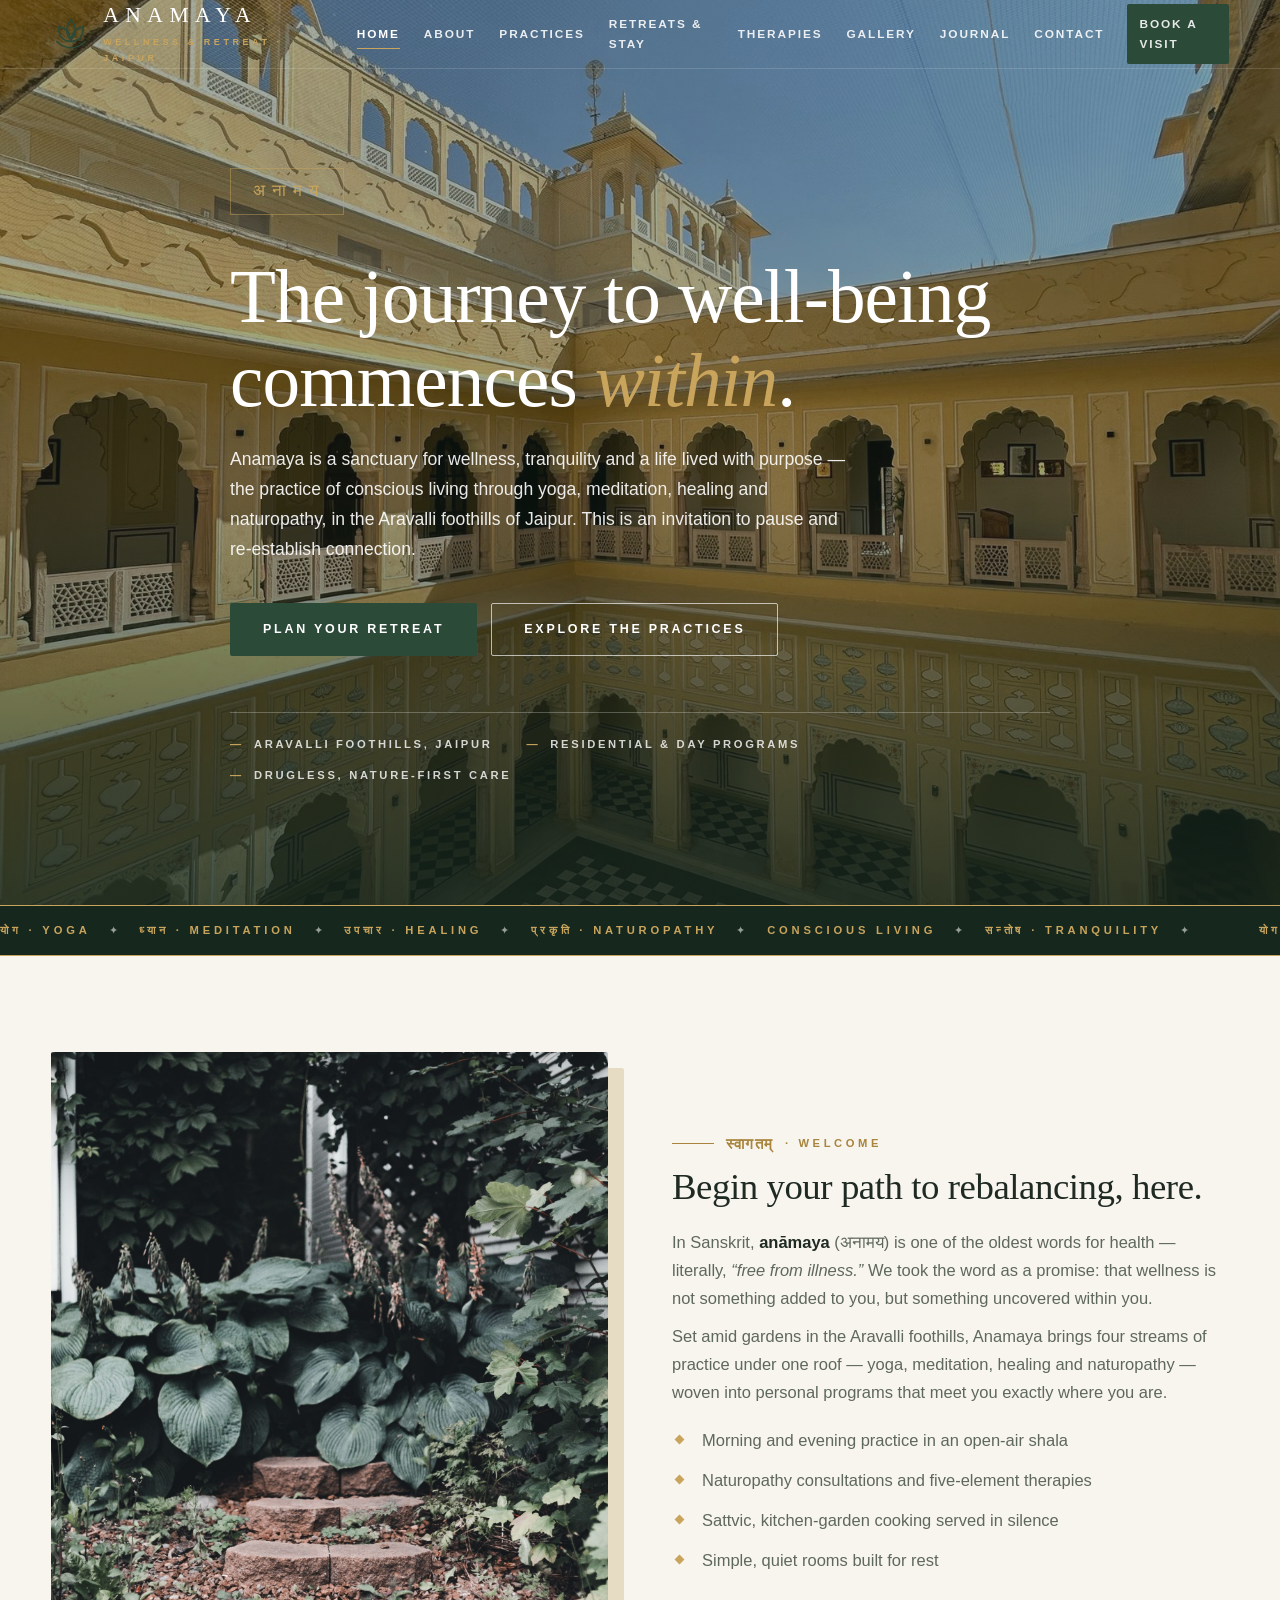
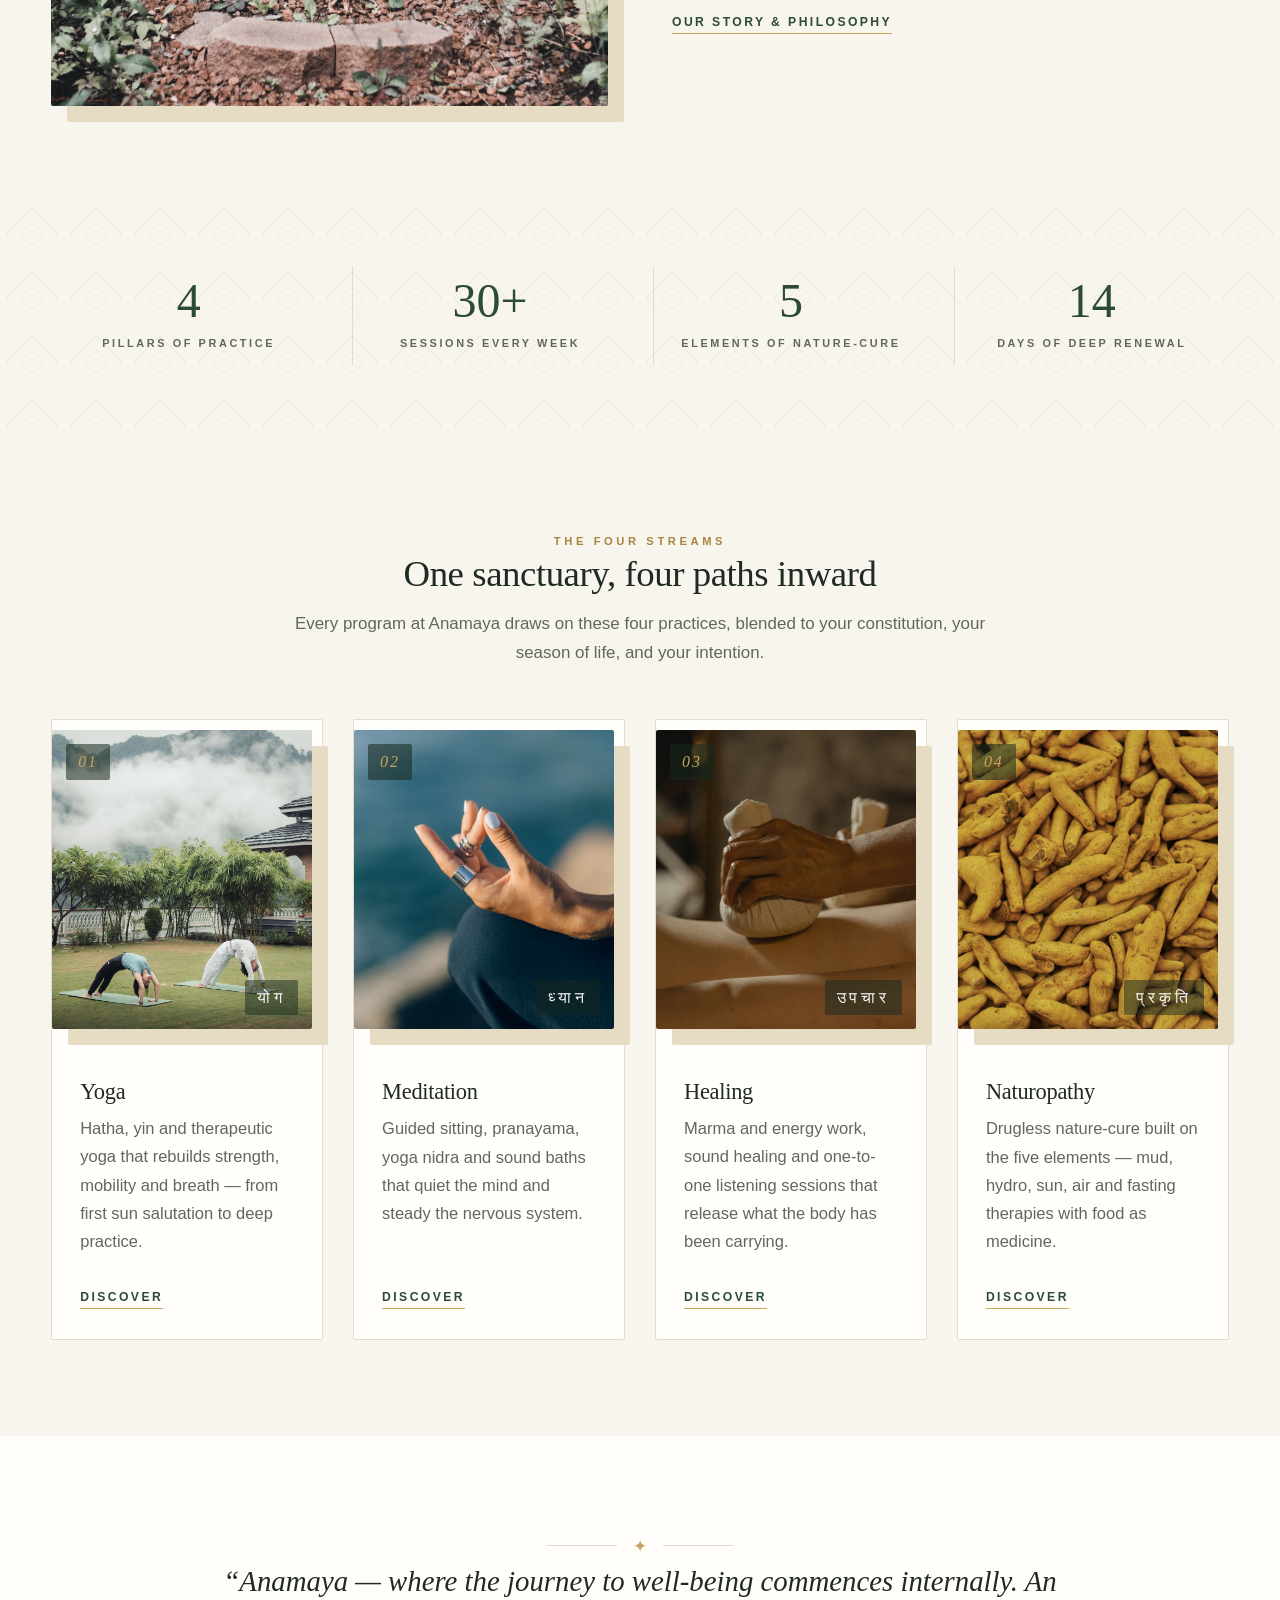
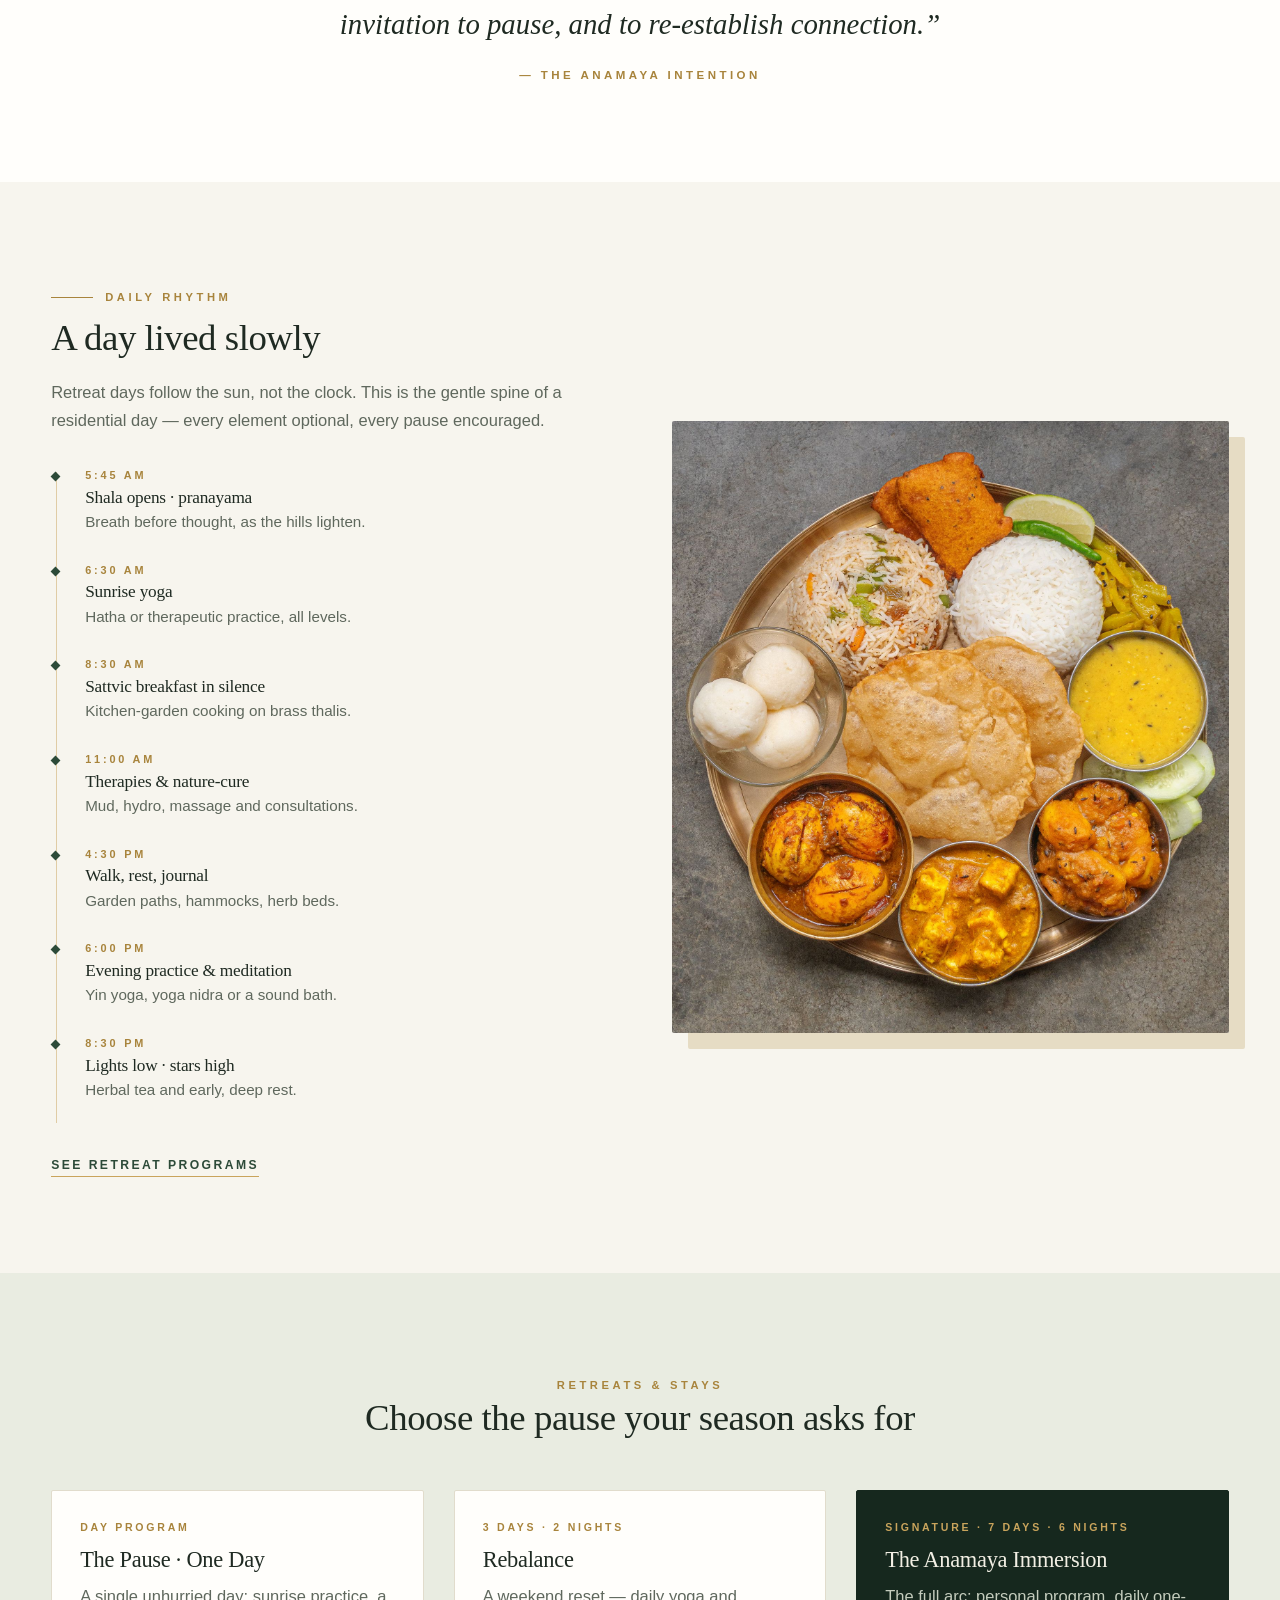
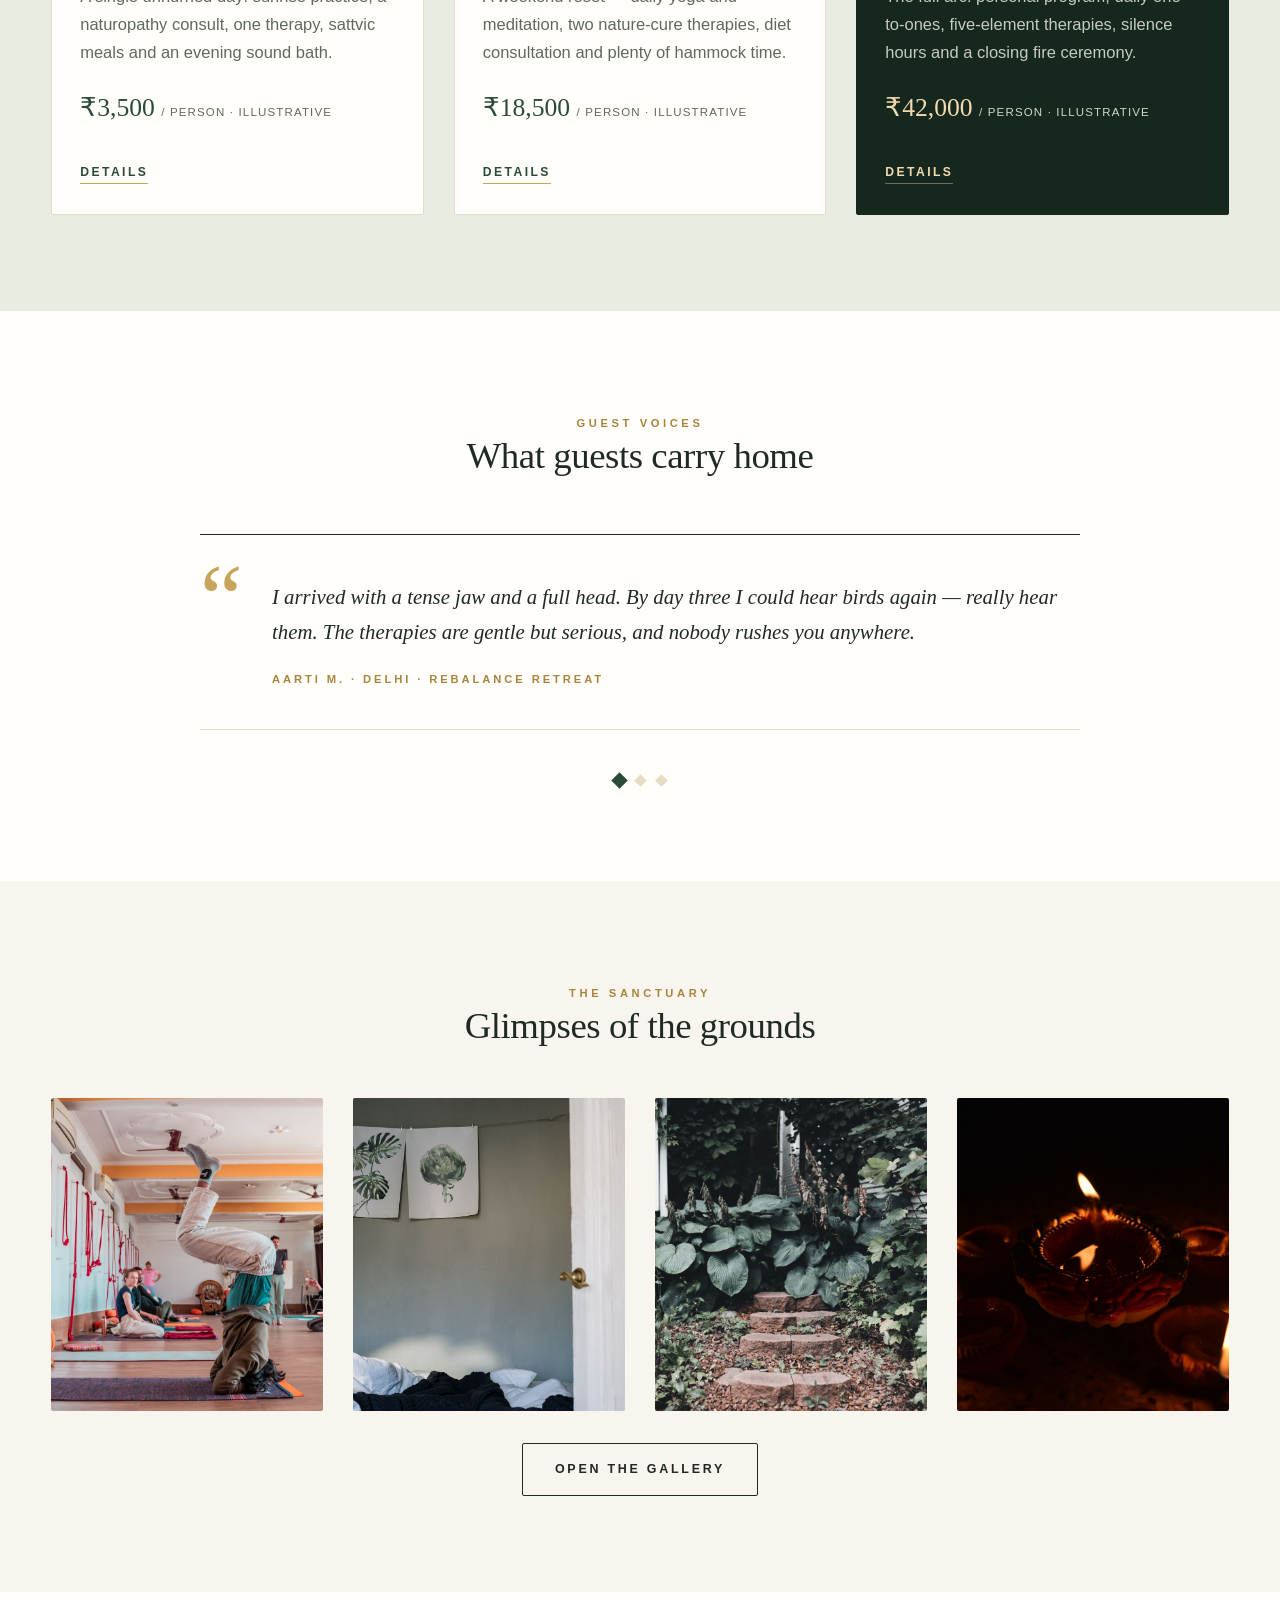
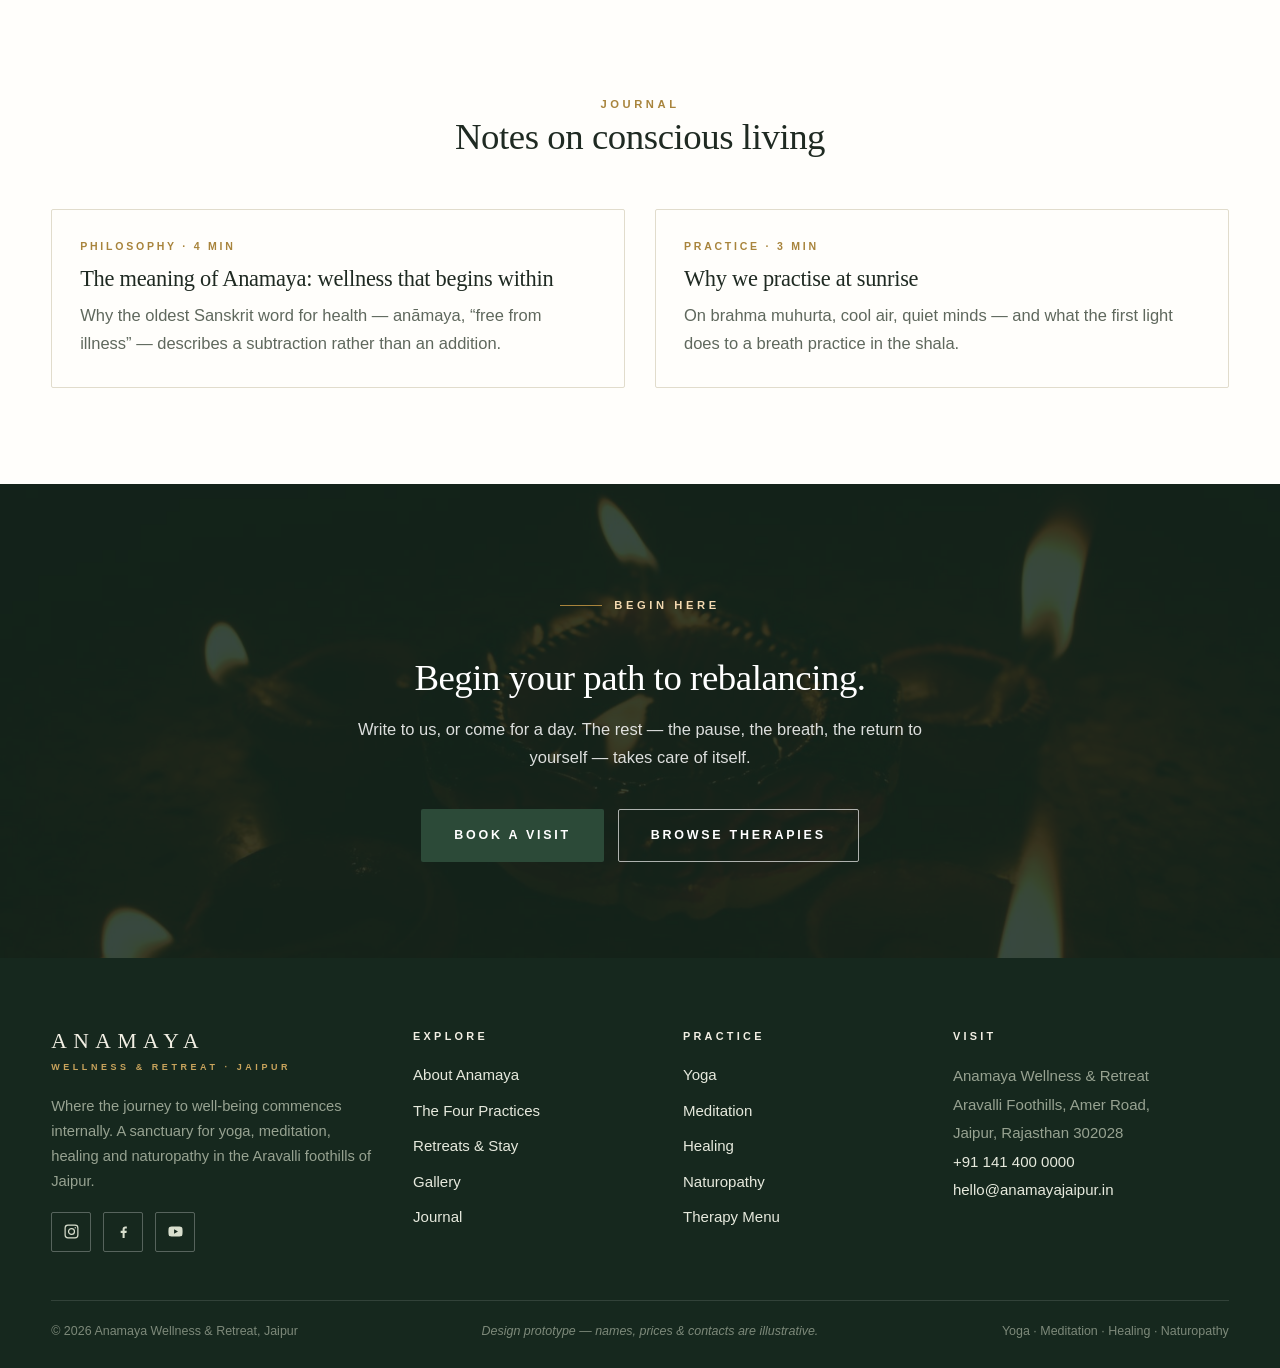
<file: index.html>
<!DOCTYPE html>
<html lang="en">
<head>
<meta charset="utf-8">
<meta name="viewport" content="width=device-width, initial-scale=1">
<title>Anamaya Wellness &amp; Retreat, Jaipur — Yoga, Meditation, Healing &amp; Naturopathy</title>
<meta name="description" content="Anamaya — where the journey to well-being commences internally. A sanctuary for yoga, meditation, healing and naturopathy in the Aravalli foothills of Jaipur.">
<link rel="icon" type="image/svg+xml" href="assets/img/favicon.svg">
<link rel="stylesheet" href="assets/css/main.css">
</head>
<body>
<a class="skip-link" href="#main">Skip to content</a>

<header class="site-header">
  <div class="container header-inner">
    <a class="brand" href="index.html" aria-label="Anamaya Wellness and Retreat — home">
      <svg width="40" height="40" viewBox="0 0 48 48" fill="none" aria-hidden="true">
        <g stroke="#2c4a38" stroke-width="2" stroke-linecap="round" fill="none">
          <path d="M24 7c3.4 4.2 5.1 8.3 5.1 12.4 0 4.9-2.3 9-5.1 11.1-2.8-2.1-5.1-6.2-5.1-11.1C18.9 15.3 20.6 11.2 24 7z"/>
          <path d="M9.5 15.5c5.8 1.2 9.9 3.9 12.1 8 1.7 3.2 2 6.6 2.4 9.3-4 .2-8-1.2-10.9-4.1-2.7-2.8-3.9-7.2-3.6-13.2z"/>
          <path d="M38.5 15.5c-5.8 1.2-9.9 3.9-12.1 8-1.7 3.2-2 6.6-2.4 9.3 4 .2 8-1.2 10.9-4.1 2.7-2.8 3.9-7.2 3.6-13.2z"/>
          <path d="M7 33c5.2 5 11 7.5 17 7.5S35.8 38 41 33"/>
        </g>
      </svg>
      <span>
        <span class="brand-name">ANAMAYA</span>
        <span class="brand-sub">Wellness &amp; Retreat · Jaipur</span>
      </span>
    </a>
    <button class="nav-toggle" aria-expanded="false" aria-controls="primary-nav" aria-label="Toggle navigation"><span></span></button>
    <nav class="main-nav" id="primary-nav" aria-label="Primary">
      <ul>
        <li><a href="index.html" aria-current="page">Home</a></li>
        <li><a href="about.html">About</a></li>
        <li><a href="practices.html">Practices</a></li>
        <li><a href="retreats.html">Retreats &amp; Stay</a></li>
        <li><a href="therapies.html">Therapies</a></li>
        <li><a href="gallery.html">Gallery</a></li>
        <li><a href="journal.html">Journal</a></li>
        <li><a href="contact.html">Contact</a></li>
        <li class="nav-cta"><a class="btn btn--clay btn--small" href="contact.html">Book a Visit</a></li>
      </ul>
    </nav>
  </div>
</header>

<main id="main">

  <!-- ============ HERO ============ -->
  <section class="hero">
    <div class="hero__media">
      <img src="assets/img/hero-courtyard.jpg" alt="Arched haveli courtyard in the old city of Jaipur">
    </div>
    <div class="container hero__inner">
      <span class="hero__dev">अनामय</span>
      <h1>The journey to well-being commences <em>within</em>.</h1>
      <p class="lede">Anamaya is a sanctuary for wellness, tranquility and a life lived with purpose — the practice of conscious living through yoga, meditation, healing and naturopathy, in the Aravalli foothills of Jaipur. This is an invitation to pause and re-establish connection.</p>
      <div class="hero__actions">
        <a class="btn btn--clay" href="retreats.html">Plan Your Retreat</a>
        <a class="btn btn--ghost-light" href="practices.html">Explore the Practices</a>
      </div>
      <div class="hero__badges">
        <span>Aravalli foothills, Jaipur</span>
        <span>Residential &amp; day programs</span>
        <span>Drugless, nature-first care</span>
      </div>
    </div>
  </section>

  <!-- ============ STRIP ============ -->
  <div class="strip" aria-hidden="true">
    <div class="strip__inner">
      <span>योग · Yoga<b>✦</b>ध्यान · Meditation<b>✦</b>उपचार · Healing<b>✦</b>प्रकृति · Naturopathy<b>✦</b>Conscious Living<b>✦</b>सन्तोष · Tranquility<b>✦</b></span>
      <span>योग · Yoga<b>✦</b>ध्यान · Meditation<b>✦</b>उपचार · Healing<b>✦</b>प्रकृति · Naturopathy<b>✦</b>Conscious Living<b>✦</b>सन्तोष · Tranquility<b>✦</b></span>
    </div>
  </div>

  <!-- ============ WELCOME ============ -->
  <section class="section">
    <div class="container split">
      <div class="split__media" data-reveal>
        <div class="frame frame--arch" style="aspect-ratio: 4/4.7;">
          <img src="assets/img/garden-path.jpg" alt="A quiet stone path through the gardens at Anamaya">
        </div>
      </div>
      <div data-reveal>
        <p class="eyebrow"><span class="dev">स्वागतम्</span> · Welcome</p>
        <h2 class="mt-1">Begin your path to rebalancing, here.</h2>
        <p class="mt-2">In Sanskrit, <strong>anāmaya</strong> (अनामय) is one of the oldest words for health — literally, <em>“free from illness.”</em> We took the word as a promise: that wellness is not something added to you, but something uncovered within you.</p>
        <p class="mt-1">Set amid gardens in the Aravalli foothills, Anamaya brings four streams of practice under one roof — yoga, meditation, healing and naturopathy — woven into personal programs that meet you exactly where you are.</p>
        <ul class="checklist mt-2">
          <li>Morning and evening practice in an open-air shala</li>
          <li>Naturopathy consultations and five-element therapies</li>
          <li>Sattvic, kitchen-garden cooking served in silence</li>
          <li>Simple, quiet rooms built for rest</li>
        </ul>
        <p class="mt-3"><a class="text-link" href="about.html">Our story &amp; philosophy</a></p>
      </div>
    </div>
  </section>

  <!-- ============ STATS ============ -->
  <section class="section--tight jaali">
    <div class="container">
      <div class="stats">
        <div class="stat" data-reveal><b>4</b><span>Pillars of practice</span></div>
        <div class="stat" data-reveal><b>30+</b><span>Sessions every week</span></div>
        <div class="stat" data-reveal><b>5</b><span>Elements of nature-cure</span></div>
        <div class="stat" data-reveal><b>14</b><span>Days of deep renewal</span></div>
      </div>
    </div>
  </section>

  <!-- ============ PILLARS ============ -->
  <section class="section">
    <div class="container">
      <div class="section-head center" data-reveal>
        <p class="eyebrow">The Four Streams</p>
        <h2>One sanctuary, four paths inward</h2>
        <p class="lede">Every program at Anamaya draws on these four practices, blended to your constitution, your season of life, and your intention.</p>
      </div>
      <div class="grid grid--4">
        <article class="card pillar" data-reveal>
          <div class="frame">
            <span class="pillar__num">01</span><span class="dev">योग</span>
            <img src="assets/img/practice-yoga.jpg" alt="Morning yoga on the retreat lawn">
          </div>
          <div class="card__body">
            <h3><a href="practices.html#yoga">Yoga</a></h3>
            <p>Hatha, yin and therapeutic yoga that rebuilds strength, mobility and breath — from first sun salutation to deep practice.</p>
            <p class="card__foot"><a class="text-link" href="practices.html#yoga">Discover</a></p>
          </div>
        </article>
        <article class="card pillar" data-reveal>
          <div class="frame">
            <span class="pillar__num">02</span><span class="dev">ध्यान</span>
            <img src="assets/img/practice-meditation.jpg" alt="Hands resting in a meditation mudra">
          </div>
          <div class="card__body">
            <h3><a href="practices.html#meditation">Meditation</a></h3>
            <p>Guided sitting, pranayama, yoga nidra and sound baths that quiet the mind and steady the nervous system.</p>
            <p class="card__foot"><a class="text-link" href="practices.html#meditation">Discover</a></p>
          </div>
        </article>
        <article class="card pillar" data-reveal>
          <div class="frame">
            <span class="pillar__num">03</span><span class="dev">उपचार</span>
            <img src="assets/img/practice-healing.jpg" alt="Herbal compress bodywork in the treatment room">
          </div>
          <div class="card__body">
            <h3><a href="practices.html#healing">Healing</a></h3>
            <p>Marma and energy work, sound healing and one-to-one listening sessions that release what the body has been carrying.</p>
            <p class="card__foot"><a class="text-link" href="practices.html#healing">Discover</a></p>
          </div>
        </article>
        <article class="card pillar" data-reveal>
          <div class="frame">
            <span class="pillar__num">04</span><span class="dev">प्रकृति</span>
            <img src="assets/img/practice-naturopathy.jpg" alt="Fresh turmeric roots from a Jaipur market">
          </div>
          <div class="card__body">
            <h3><a href="practices.html#naturopathy">Naturopathy</a></h3>
            <p>Drugless nature-cure built on the five elements — mud, hydro, sun, air and fasting therapies with food as medicine.</p>
            <p class="card__foot"><a class="text-link" href="practices.html#naturopathy">Discover</a></p>
          </div>
        </article>
      </div>
    </div>
  </section>

  <!-- ============ QUOTE ============ -->
  <section class="section section--paper quote-band">
    <div class="container" data-reveal>
      <div class="divider-glyph" aria-hidden="true">✦</div>
      <blockquote class="mt-2">“Anamaya — where the journey to well-being commences internally. An invitation to pause, and to re-establish connection.”</blockquote>
      <cite>— The Anamaya intention</cite>
    </div>
  </section>

  <!-- ============ A DAY AT ANAMAYA ============ -->
  <section class="section">
    <div class="container split split--rev">
      <div class="split__media" data-reveal>
        <div class="frame frame--soft" style="aspect-ratio: 4/4.4;">
          <img src="assets/img/food-sattvic.jpg" alt="A sattvic thali served on brass at Anamaya">
        </div>
      </div>
      <div data-reveal>
        <p class="eyebrow">Daily Rhythm</p>
        <h2 class="mt-1">A day lived slowly</h2>
        <p class="mt-2">Retreat days follow the sun, not the clock. This is the gentle spine of a residential day — every element optional, every pause encouraged.</p>
        <ul class="timeline mt-3">
          <li><time>5:45 am</time><h4>Shala opens · pranayama</h4><p>Breath before thought, as the hills lighten.</p></li>
          <li><time>6:30 am</time><h4>Sunrise yoga</h4><p>Hatha or therapeutic practice, all levels.</p></li>
          <li><time>8:30 am</time><h4>Sattvic breakfast in silence</h4><p>Kitchen-garden cooking on brass thalis.</p></li>
          <li><time>11:00 am</time><h4>Therapies &amp; nature-cure</h4><p>Mud, hydro, massage and consultations.</p></li>
          <li><time>4:30 pm</time><h4>Walk, rest, journal</h4><p>Garden paths, hammocks, herb beds.</p></li>
          <li><time>6:00 pm</time><h4>Evening practice &amp; meditation</h4><p>Yin yoga, yoga nidra or a sound bath.</p></li>
          <li><time>8:30 pm</time><h4>Lights low · stars high</h4><p>Herbal tea and early, deep rest.</p></li>
        </ul>
        <p class="mt-2"><a class="text-link" href="retreats.html">See retreat programs</a></p>
      </div>
    </div>
  </section>

  <!-- ============ RETREAT TEASERS ============ -->
  <section class="section section--sage">
    <div class="container">
      <div class="section-head center" data-reveal>
        <p class="eyebrow">Retreats &amp; Stays</p>
        <h2>Choose the pause your season asks for</h2>
      </div>
      <div class="grid grid--3">
        <article class="card" data-reveal>
          <div class="card__body">
            <p class="card__meta">Day Program</p>
            <h3>The Pause · One Day</h3>
            <p>A single unhurried day: sunrise practice, a naturopathy consult, one therapy, sattvic meals and an evening sound bath.</p>
            <p class="price-tag mt-1">₹3,500 <small>/ person · illustrative</small></p>
            <p class="card__foot"><a class="text-link" href="retreats.html#pause">Details</a></p>
          </div>
        </article>
        <article class="card" data-reveal>
          <div class="card__body">
            <p class="card__meta">3 Days · 2 Nights</p>
            <h3>Rebalance</h3>
            <p>A weekend reset — daily yoga and meditation, two nature-cure therapies, diet consultation and plenty of hammock time.</p>
            <p class="price-tag mt-1">₹18,500 <small>/ person · illustrative</small></p>
            <p class="card__foot"><a class="text-link" href="retreats.html#rebalance">Details</a></p>
          </div>
        </article>
        <article class="card card--deep" data-reveal>
          <div class="card__body">
            <p class="card__meta" style="color: var(--gold);">Signature · 7 Days · 6 Nights</p>
            <h3>The Anamaya Immersion</h3>
            <p>The full arc: personal program, daily one-to-ones, five-element therapies, silence hours and a closing fire ceremony.</p>
            <p class="price-tag mt-1" style="color: #f3d9b0;">₹42,000 <small style="color:#cfd6c9;">/ person · illustrative</small></p>
            <p class="card__foot"><a class="text-link" style="color:#f3d9b0; border-color: rgba(243,217,176,.4);" href="retreats.html#immersion">Details</a></p>
          </div>
        </article>
      </div>
    </div>
  </section>

  <!-- ============ TESTIMONIALS ============ -->
  <section class="section section--paper">
    <div class="container">
      <div class="section-head center" data-reveal>
        <p class="eyebrow">Guest Voices</p>
        <h2>What guests carry home</h2>
      </div>
      <div class="carousel" data-carousel data-reveal>
        <div class="carousel__viewport">
          <div class="carousel__track">
            <div class="carousel__slide">
              <div class="testimonial">
                <p>I arrived with a tense jaw and a full head. By day three I could hear birds again — really hear them. The therapies are gentle but serious, and nobody rushes you anywhere.</p>
                <footer>Aarti M. · Delhi · Rebalance retreat</footer>
              </div>
            </div>
            <div class="carousel__slide">
              <div class="testimonial">
                <p>Sunrise practice in the shala, then mud packs and the most honest food I've eaten in years. I came for yoga and left with a completely different relationship to rest.</p>
                <footer>James W. · London · The Anamaya Immersion</footer>
              </div>
            </div>
            <div class="carousel__slide">
              <div class="testimonial">
                <p>The naturopathy consultation changed how our family eats and sleeps. Simple, practical, no fads — just nature, discipline and kindness.</p>
                <footer>Rohan &amp; Priya S. · Mumbai · Day programs</footer>
              </div>
            </div>
          </div>
        </div>
        <div class="carousel__controls" role="group" aria-label="Testimonial navigation"></div>
      </div>
    </div>
  </section>

  <!-- ============ GALLERY STRIP ============ -->
  <section class="section">
    <div class="container">
      <div class="section-head center" data-reveal>
        <p class="eyebrow">The Sanctuary</p>
        <h2>Glimpses of the grounds</h2>
      </div>
      <div class="grid grid--4">
        <div class="frame frame--soft" style="aspect-ratio: 1/1.15;" data-reveal><img src="assets/img/gallery-shala.jpg" alt="Morning practice in the open hall"></div>
        <div class="frame frame--soft" style="aspect-ratio: 1/1.15;" data-reveal><img src="assets/img/stay-room.jpg" alt="A quiet guest room in linen and soft light"></div>
        <div class="frame frame--soft" style="aspect-ratio: 1/1.15;" data-reveal><img src="assets/img/garden-path.jpg" alt="Garden path among frangipani trees"></div>
        <div class="frame frame--soft" style="aspect-ratio: 1/1.15;" data-reveal><img src="assets/img/gallery-fire.jpg" alt="Evening fire ceremony"></div>
      </div>
      <p class="center mt-3" data-reveal><a class="btn btn--ghost" href="gallery.html">Open the Gallery</a></p>
    </div>
  </section>

  <!-- ============ JOURNAL TEASER ============ -->
  <section class="section section--paper">
    <div class="container">
      <div class="section-head center" data-reveal>
        <p class="eyebrow">Journal</p>
        <h2>Notes on conscious living</h2>
      </div>
      <div class="grid grid--2">
        <article class="card" data-reveal>
          <div class="card__body">
            <p class="card__meta">Philosophy · 4 min</p>
            <h3><a href="journal.html">The meaning of Anamaya: wellness that begins within</a></h3>
            <p>Why the oldest Sanskrit word for health — anāmaya, “free from illness” — describes a subtraction rather than an addition.</p>
          </div>
        </article>
        <article class="card" data-reveal>
          <div class="card__body">
            <p class="card__meta">Practice · 3 min</p>
            <h3><a href="journal.html">Why we practise at sunrise</a></h3>
            <p>On brahma muhurta, cool air, quiet minds — and what the first light does to a breath practice in the shala.</p>
          </div>
        </article>
      </div>
    </div>
  </section>

  <!-- ============ CTA ============ -->
  <section class="cta-band">
    <img class="bg" src="assets/img/gallery-fire.jpg" alt="">
    <div class="veil"></div>
    <div class="container inner">
      <p class="eyebrow" style="color: #f3d9b0;">Begin Here</p>
      <h2 class="mt-1">Begin your path to rebalancing.</h2>
      <p>Write to us, or come for a day. The rest — the pause, the breath, the return to yourself — takes care of itself.</p>
      <div class="hero__actions" style="justify-content: center;">
        <a class="btn btn--clay" href="contact.html">Book a Visit</a>
        <a class="btn btn--ghost-light" href="therapies.html">Browse Therapies</a>
      </div>
    </div>
  </section>
</main>

<footer class="site-footer">
  <div class="container footer-grid">
    <div class="footer-brand">
      <span class="brand-name">ANAMAYA</span>
      <span class="brand-sub">Wellness &amp; Retreat · Jaipur</span>
      <p>Where the journey to well-being commences internally. A sanctuary for yoga, meditation, healing and naturopathy in the Aravalli foothills of Jaipur.</p>
      <p class="footer-social">
        <a href="https://www.instagram.com/anamaya.jaipur" aria-label="Anamaya Jaipur on Instagram (illustrative handle)">
          <svg width="17" height="17" viewBox="0 0 24 24" fill="none" stroke="currentColor" stroke-width="1.7" aria-hidden="true"><rect x="3" y="3" width="18" height="18" rx="4"/><circle cx="12" cy="12" r="4.2"/><circle cx="17.3" cy="6.7" r="0.9" fill="currentColor" stroke="none"/></svg>
        </a>
        <a href="https://www.facebook.com/anamaya.jaipur" aria-label="Anamaya Jaipur on Facebook (illustrative handle)">
          <svg width="17" height="17" viewBox="0 0 24 24" fill="currentColor" aria-hidden="true"><path d="M13.6 21v-6.9h2.6l.4-3h-3V9.2c0-.9.3-1.6 1.6-1.6h1.5V4.9c-.3 0-1.2-.1-2.2-.1-2.2 0-3.8 1.4-3.8 3.9v2.4H8v3h2.7V21z"/></svg>
        </a>
        <a href="https://www.youtube.com/@anamaya.jaipur" aria-label="Anamaya Jaipur on YouTube (illustrative handle)">
          <svg width="17" height="17" viewBox="0 0 24 24" fill="currentColor" aria-hidden="true"><path d="M21.6 7.2a2.8 2.8 0 0 0-2-2C17.9 4.8 12 4.8 12 4.8s-5.9 0-7.6.4a2.8 2.8 0 0 0-2 2A29.4 29.4 0 0 0 2 12a29.4 29.4 0 0 0 .4 4.8 2.8 2.8 0 0 0 2 2c1.7.4 7.6.4 7.6.4s5.9 0 7.6-.4a2.8 2.8 0 0 0 2-2A29.4 29.4 0 0 0 22 12a29.4 29.4 0 0 0-.4-4.8zM10 15.2V8.8L15.5 12z"/></svg>
        </a>
      </p>
    </div>
    <div>
      <h4>Explore</h4>
      <ul>
        <li><a href="about.html">About Anamaya</a></li>
        <li><a href="practices.html">The Four Practices</a></li>
        <li><a href="retreats.html">Retreats &amp; Stay</a></li>
        <li><a href="gallery.html">Gallery</a></li>
        <li><a href="journal.html">Journal</a></li>
      </ul>
    </div>
    <div>
      <h4>Practice</h4>
      <ul>
        <li><a href="practices.html#yoga">Yoga</a></li>
        <li><a href="practices.html#meditation">Meditation</a></li>
        <li><a href="practices.html#healing">Healing</a></li>
        <li><a href="practices.html#naturopathy">Naturopathy</a></li>
        <li><a href="therapies.html">Therapy Menu</a></li>
      </ul>
    </div>
    <div>
      <h4>Visit</h4>
      <address>
        Anamaya Wellness &amp; Retreat<br>
        Aravalli Foothills, Amer Road,<br>
        Jaipur, Rajasthan 302028<br>
        <a href="tel:+911414000000">+91 141 400 0000</a><br>
        <a href="mailto:hello@anamayajaipur.in">hello@anamayajaipur.in</a>
      </address>
    </div>
  </div>
  <div class="container footer-bottom">
    <span>© <span data-year>2026</span> Anamaya Wellness &amp; Retreat, Jaipur</span>
    <span class="proto-note">Design prototype — names, prices &amp; contacts are illustrative.</span>
    <span>Yoga · Meditation · Healing · Naturopathy</span>
  </div>
</footer>

<button class="back-top" aria-label="Back to top">↑</button>
<script src="assets/js/main.js"></script>
</body>
</html>
</file>
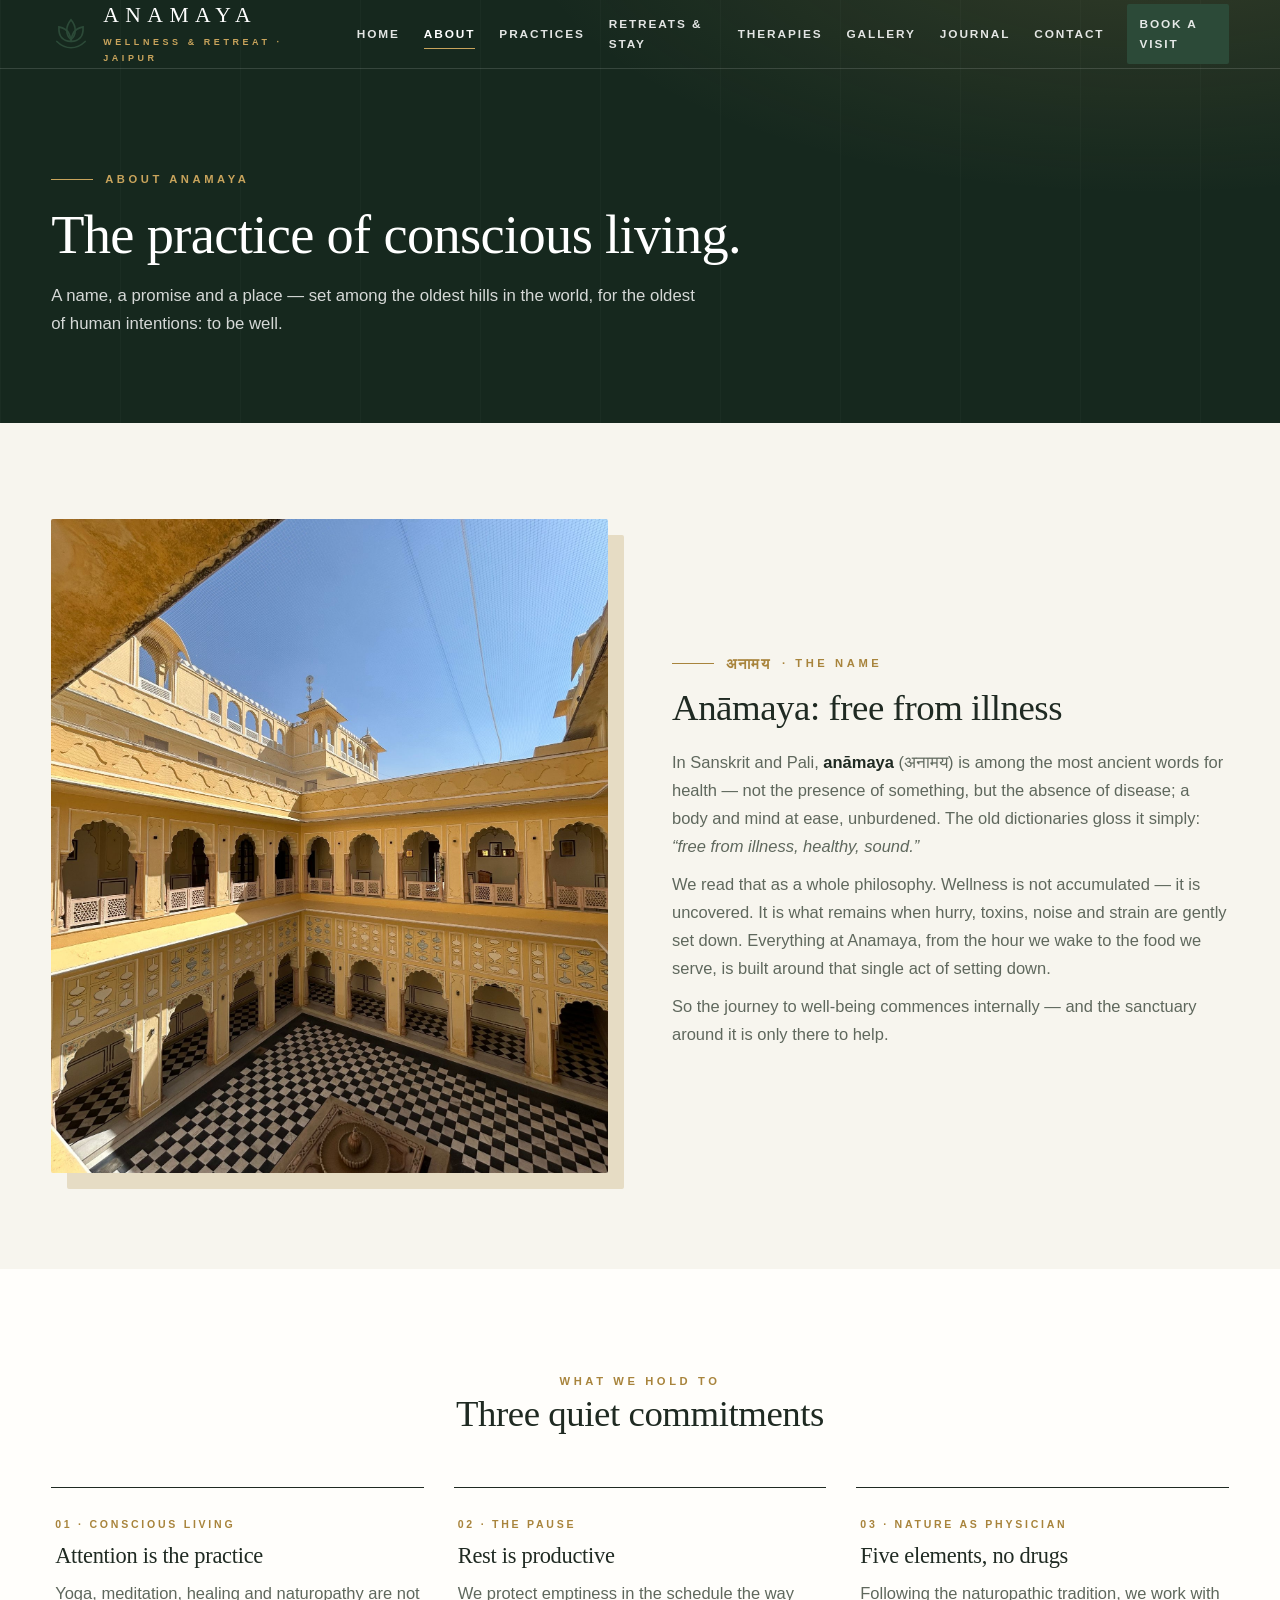
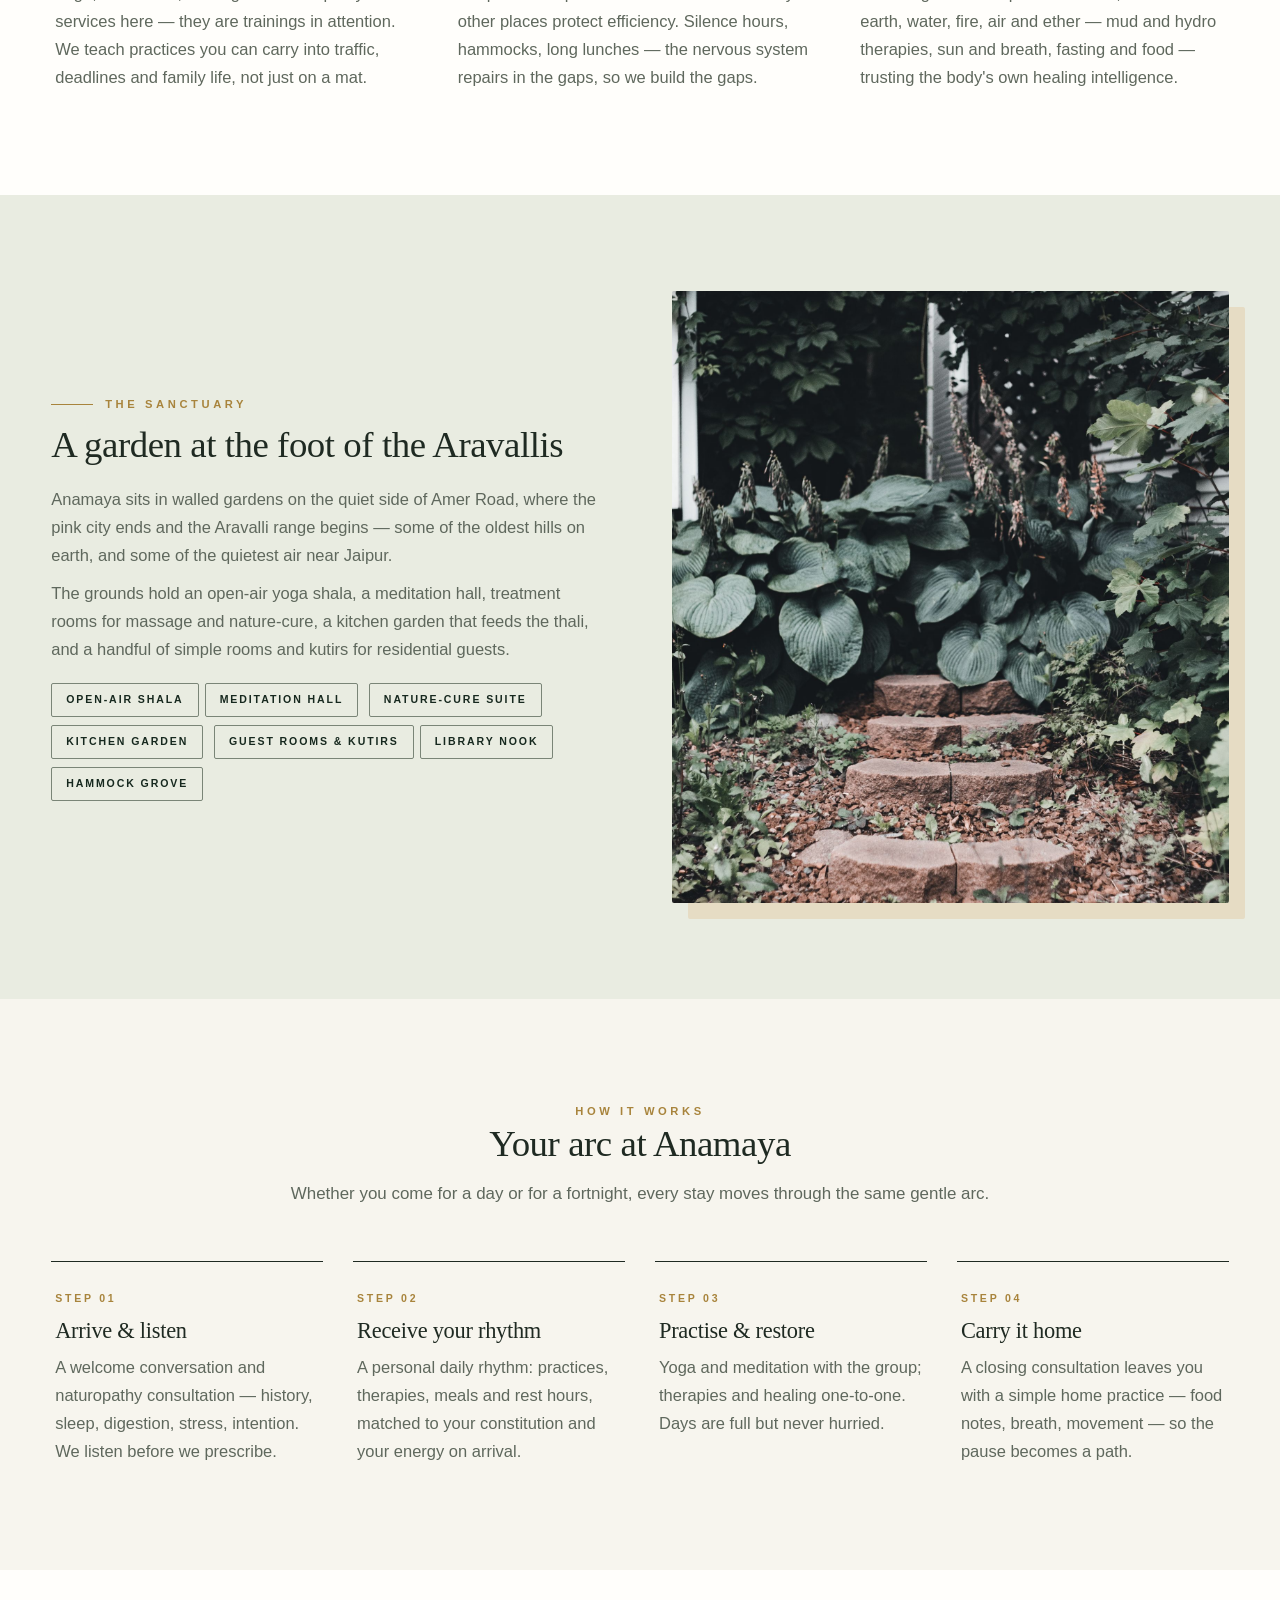
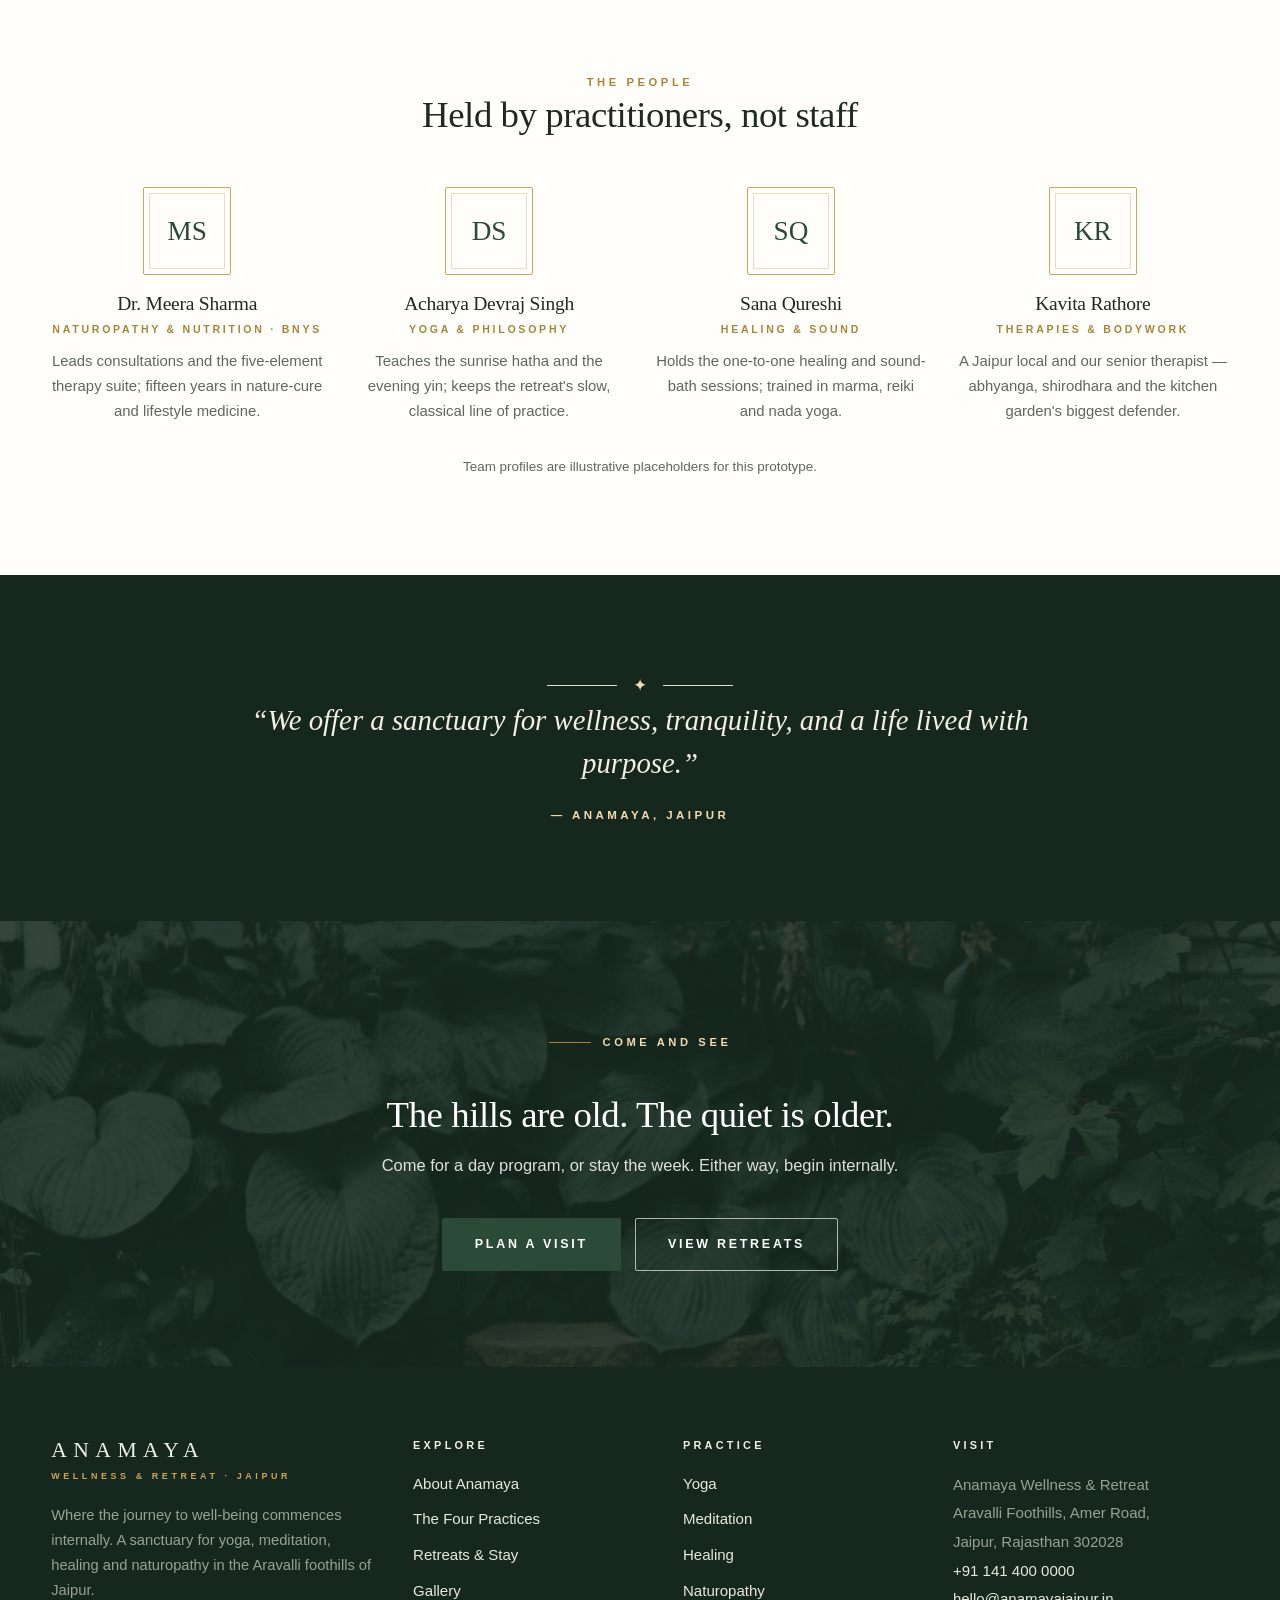
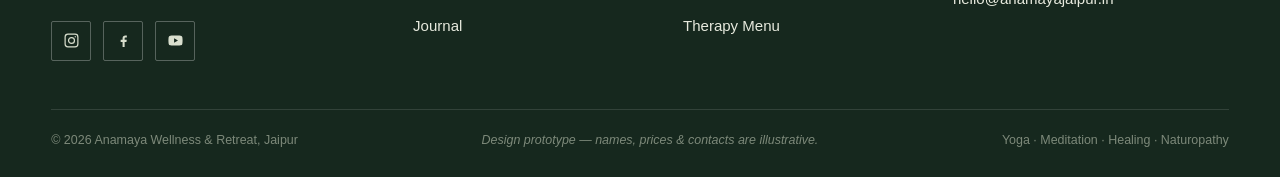
<file: about.html>
<!DOCTYPE html>
<html lang="en">
<head>
<meta charset="utf-8">
<meta name="viewport" content="width=device-width, initial-scale=1">
<title>About — Anamaya Wellness &amp; Retreat, Jaipur</title>
<meta name="description" content="The story, philosophy and people behind Anamaya — the practice of conscious living in Jaipur: yoga, meditation, healing and naturopathy.">
<link rel="icon" type="image/svg+xml" href="assets/img/favicon.svg">
<link rel="stylesheet" href="assets/css/main.css">
</head>
<body>
<a class="skip-link" href="#main">Skip to content</a>

<header class="site-header">
  <div class="container header-inner">
    <a class="brand" href="index.html" aria-label="Anamaya Wellness and Retreat — home">
      <svg width="40" height="40" viewBox="0 0 48 48" fill="none" aria-hidden="true">
        <g stroke="#2c4a38" stroke-width="2" stroke-linecap="round" fill="none">
          <path d="M24 7c3.4 4.2 5.1 8.3 5.1 12.4 0 4.9-2.3 9-5.1 11.1-2.8-2.1-5.1-6.2-5.1-11.1C18.9 15.3 20.6 11.2 24 7z"/>
          <path d="M9.5 15.5c5.8 1.2 9.9 3.9 12.1 8 1.7 3.2 2 6.6 2.4 9.3-4 .2-8-1.2-10.9-4.1-2.7-2.8-3.9-7.2-3.6-13.2z"/>
          <path d="M38.5 15.5c-5.8 1.2-9.9 3.9-12.1 8-1.7 3.2-2 6.6-2.4 9.3 4 .2 8-1.2 10.9-4.1 2.7-2.8 3.9-7.2 3.6-13.2z"/>
          <path d="M7 33c5.2 5 11 7.5 17 7.5S35.8 38 41 33"/>
        </g>
      </svg>
      <span>
        <span class="brand-name">ANAMAYA</span>
        <span class="brand-sub">Wellness &amp; Retreat · Jaipur</span>
      </span>
    </a>
    <button class="nav-toggle" aria-expanded="false" aria-controls="primary-nav" aria-label="Toggle navigation"><span></span></button>
    <nav class="main-nav" id="primary-nav" aria-label="Primary">
      <ul>
        <li><a href="index.html">Home</a></li>
        <li><a href="about.html" aria-current="page">About</a></li>
        <li><a href="practices.html">Practices</a></li>
        <li><a href="retreats.html">Retreats &amp; Stay</a></li>
        <li><a href="therapies.html">Therapies</a></li>
        <li><a href="gallery.html">Gallery</a></li>
        <li><a href="journal.html">Journal</a></li>
        <li><a href="contact.html">Contact</a></li>
        <li class="nav-cta"><a class="btn btn--clay btn--small" href="contact.html">Book a Visit</a></li>
      </ul>
    </nav>
  </div>
</header>

<main id="main">

  <section class="page-hero">
    <div class="container">
      <p class="eyebrow">About Anamaya</p>
      <h1>The practice of conscious living.</h1>
      <p class="lede">A name, a promise and a place — set among the oldest hills in the world, for the oldest of human intentions: to be well.</p>
    </div>
  </section>

  <!-- ============ MEANING ============ -->
  <section class="section">
    <div class="container split">
      <div class="split__media" data-reveal>
        <div class="frame frame--arch" style="aspect-ratio: 4/4.7;">
          <img src="assets/img/hero-courtyard.jpg" alt="A sandstone haveli courtyard in Jaipur">
        </div>
      </div>
      <div data-reveal>
        <p class="eyebrow"><span class="dev">अनामय</span> · The Name</p>
        <h2 class="mt-1">Anāmaya: free from illness</h2>
        <p class="mt-2">In Sanskrit and Pali, <strong>anāmaya</strong> (अनामय) is among the most ancient words for health — not the presence of something, but the absence of disease; a body and mind at ease, unburdened. The old dictionaries gloss it simply: <em>“free from illness, healthy, sound.”</em></p>
        <p class="mt-1">We read that as a whole philosophy. Wellness is not accumulated — it is uncovered. It is what remains when hurry, toxins, noise and strain are gently set down. Everything at Anamaya, from the hour we wake to the food we serve, is built around that single act of setting down.</p>
        <p class="mt-1">So the journey to well-being commences internally — and the sanctuary around it is only there to help.</p>
      </div>
    </div>
  </section>

  <!-- ============ VALUES ============ -->
  <section class="section section--paper">
    <div class="container">
      <div class="section-head center" data-reveal>
        <p class="eyebrow">What We Hold To</p>
        <h2>Three quiet commitments</h2>
      </div>
      <div class="grid grid--3">
        <article class="card card--flat" data-reveal>
          <div class="card__body">
            <p class="card__meta">01 · Conscious Living</p>
            <h3>Attention is the practice</h3>
            <p>Yoga, meditation, healing and naturopathy are not services here — they are trainings in attention. We teach practices you can carry into traffic, deadlines and family life, not just on a mat.</p>
          </div>
        </article>
        <article class="card card--flat" data-reveal>
          <div class="card__body">
            <p class="card__meta">02 · The Pause</p>
            <h3>Rest is productive</h3>
            <p>We protect emptiness in the schedule the way other places protect efficiency. Silence hours, hammocks, long lunches — the nervous system repairs in the gaps, so we build the gaps.</p>
          </div>
        </article>
        <article class="card card--flat" data-reveal>
          <div class="card__body">
            <p class="card__meta">03 · Nature as Physician</p>
            <h3>Five elements, no drugs</h3>
            <p>Following the naturopathic tradition, we work with earth, water, fire, air and ether — mud and hydro therapies, sun and breath, fasting and food — trusting the body's own healing intelligence.</p>
          </div>
        </article>
      </div>
    </div>
  </section>

  <!-- ============ SANCTUARY ============ -->
  <section class="section section--sage">
    <div class="container split split--rev">
      <div class="split__media" data-reveal>
        <div class="frame frame--soft" style="aspect-ratio: 4/4.4;">
          <img src="assets/img/garden-path.jpg" alt="Paths and herb gardens within the Anamaya grounds">
        </div>
      </div>
      <div data-reveal>
        <p class="eyebrow">The Sanctuary</p>
        <h2 class="mt-1">A garden at the foot of the Aravallis</h2>
        <p class="mt-2">Anamaya sits in walled gardens on the quiet side of Amer Road, where the pink city ends and the Aravalli range begins — some of the oldest hills on earth, and some of the quietest air near Jaipur.</p>
        <p class="mt-1">The grounds hold an open-air yoga shala, a meditation hall, treatment rooms for massage and nature-cure, a kitchen garden that feeds the thali, and a handful of simple rooms and kutirs for residential guests.</p>
        <div class="mt-2">
          <span class="chip">Open-air shala</span><span class="chip">Meditation hall</span>
          <span class="chip">Nature-cure suite</span><span class="chip">Kitchen garden</span>
          <span class="chip">Guest rooms &amp; kutirs</span><span class="chip">Library nook</span>
          <span class="chip">Hammock grove</span>
        </div>
      </div>
    </div>
  </section>

  <!-- ============ APPROACH ============ -->
  <section class="section">
    <div class="container">
      <div class="section-head center" data-reveal>
        <p class="eyebrow">How It Works</p>
        <h2>Your arc at Anamaya</h2>
        <p class="lede">Whether you come for a day or for a fortnight, every stay moves through the same gentle arc.</p>
      </div>
      <div class="grid grid--4">
        <article class="card card--flat" data-reveal>
          <div class="card__body">
            <p class="card__meta">Step 01</p>
            <h3>Arrive &amp; listen</h3>
            <p>A welcome conversation and naturopathy consultation — history, sleep, digestion, stress, intention. We listen before we prescribe.</p>
          </div>
        </article>
        <article class="card card--flat" data-reveal>
          <div class="card__body">
            <p class="card__meta">Step 02</p>
            <h3>Receive your rhythm</h3>
            <p>A personal daily rhythm: practices, therapies, meals and rest hours, matched to your constitution and your energy on arrival.</p>
          </div>
        </article>
        <article class="card card--flat" data-reveal>
          <div class="card__body">
            <p class="card__meta">Step 03</p>
            <h3>Practise &amp; restore</h3>
            <p>Yoga and meditation with the group; therapies and healing one-to-one. Days are full but never hurried.</p>
          </div>
        </article>
        <article class="card card--flat" data-reveal>
          <div class="card__body">
            <p class="card__meta">Step 04</p>
            <h3>Carry it home</h3>
            <p>A closing consultation leaves you with a simple home practice — food notes, breath, movement — so the pause becomes a path.</p>
          </div>
        </article>
      </div>
    </div>
  </section>

  <!-- ============ TEAM ============ -->
  <section class="section section--paper">
    <div class="container">
      <div class="section-head center" data-reveal>
        <p class="eyebrow">The People</p>
        <h2>Held by practitioners, not staff</h2>
      </div>
      <div class="grid grid--4">
        <article class="team-card" data-reveal>
          <div class="mono" aria-hidden="true">MS</div>
          <h3>Dr. Meera Sharma</h3>
          <p class="role">Naturopathy &amp; Nutrition · BNYS</p>
          <p>Leads consultations and the five-element therapy suite; fifteen years in nature-cure and lifestyle medicine.</p>
        </article>
        <article class="team-card" data-reveal>
          <div class="mono" aria-hidden="true">DS</div>
          <h3>Acharya Devraj Singh</h3>
          <p class="role">Yoga &amp; Philosophy</p>
          <p>Teaches the sunrise hatha and the evening yin; keeps the retreat's slow, classical line of practice.</p>
        </article>
        <article class="team-card" data-reveal>
          <div class="mono" aria-hidden="true">SQ</div>
          <h3>Sana Qureshi</h3>
          <p class="role">Healing &amp; Sound</p>
          <p>Holds the one-to-one healing and sound-bath sessions; trained in marma, reiki and nada yoga.</p>
        </article>
        <article class="team-card" data-reveal>
          <div class="mono" aria-hidden="true">KR</div>
          <h3>Kavita Rathore</h3>
          <p class="role">Therapies &amp; Bodywork</p>
          <p>A Jaipur local and our senior therapist — abhyanga, shirodhara and the kitchen garden's biggest defender.</p>
        </article>
      </div>
      <p class="center mt-3 form-note" data-reveal>Team profiles are illustrative placeholders for this prototype.</p>
    </div>
  </section>

  <!-- ============ QUOTE ============ -->
  <section class="section section--deep quote-band">
    <div class="container" data-reveal>
      <div class="divider-glyph" aria-hidden="true" style="color:#f3d9b0;">✦</div>
      <blockquote class="mt-2" style="color:#f4efe3;">“We offer a sanctuary for wellness, tranquility, and a life lived with purpose.”</blockquote>
      <cite style="color:#f3d9b0;">— Anamaya, Jaipur</cite>
    </div>
  </section>

  <!-- ============ CTA ============ -->
  <section class="cta-band">
    <img class="bg" src="assets/img/garden-path.jpg" alt="">
    <div class="veil"></div>
    <div class="container inner">
      <p class="eyebrow" style="color: #f3d9b0;">Come and See</p>
      <h2 class="mt-1">The hills are old. The quiet is older.</h2>
      <p>Come for a day program, or stay the week. Either way, begin internally.</p>
      <div class="hero__actions" style="justify-content: center;">
        <a class="btn btn--clay" href="contact.html">Plan a Visit</a>
        <a class="btn btn--ghost-light" href="retreats.html">View Retreats</a>
      </div>
    </div>
  </section>
</main>

<footer class="site-footer">
  <div class="container footer-grid">
    <div class="footer-brand">
      <span class="brand-name">ANAMAYA</span>
      <span class="brand-sub">Wellness &amp; Retreat · Jaipur</span>
      <p>Where the journey to well-being commences internally. A sanctuary for yoga, meditation, healing and naturopathy in the Aravalli foothills of Jaipur.</p>
      <p class="footer-social">
        <a href="https://www.instagram.com/anamaya.jaipur" aria-label="Anamaya Jaipur on Instagram (illustrative handle)">
          <svg width="17" height="17" viewBox="0 0 24 24" fill="none" stroke="currentColor" stroke-width="1.7" aria-hidden="true"><rect x="3" y="3" width="18" height="18" rx="4"/><circle cx="12" cy="12" r="4.2"/><circle cx="17.3" cy="6.7" r="0.9" fill="currentColor" stroke="none"/></svg>
        </a>
        <a href="https://www.facebook.com/anamaya.jaipur" aria-label="Anamaya Jaipur on Facebook (illustrative handle)">
          <svg width="17" height="17" viewBox="0 0 24 24" fill="currentColor" aria-hidden="true"><path d="M13.6 21v-6.9h2.6l.4-3h-3V9.2c0-.9.3-1.6 1.6-1.6h1.5V4.9c-.3 0-1.2-.1-2.2-.1-2.2 0-3.8 1.4-3.8 3.9v2.4H8v3h2.7V21z"/></svg>
        </a>
        <a href="https://www.youtube.com/@anamaya.jaipur" aria-label="Anamaya Jaipur on YouTube (illustrative handle)">
          <svg width="17" height="17" viewBox="0 0 24 24" fill="currentColor" aria-hidden="true"><path d="M21.6 7.2a2.8 2.8 0 0 0-2-2C17.9 4.8 12 4.8 12 4.8s-5.9 0-7.6.4a2.8 2.8 0 0 0-2 2A29.4 29.4 0 0 0 2 12a29.4 29.4 0 0 0 .4 4.8 2.8 2.8 0 0 0 2 2c1.7.4 7.6.4 7.6.4s5.9 0 7.6-.4a2.8 2.8 0 0 0 2-2A29.4 29.4 0 0 0 22 12a29.4 29.4 0 0 0-.4-4.8zM10 15.2V8.8L15.5 12z"/></svg>
        </a>
      </p>
    </div>
    <div>
      <h4>Explore</h4>
      <ul>
        <li><a href="about.html">About Anamaya</a></li>
        <li><a href="practices.html">The Four Practices</a></li>
        <li><a href="retreats.html">Retreats &amp; Stay</a></li>
        <li><a href="gallery.html">Gallery</a></li>
        <li><a href="journal.html">Journal</a></li>
      </ul>
    </div>
    <div>
      <h4>Practice</h4>
      <ul>
        <li><a href="practices.html#yoga">Yoga</a></li>
        <li><a href="practices.html#meditation">Meditation</a></li>
        <li><a href="practices.html#healing">Healing</a></li>
        <li><a href="practices.html#naturopathy">Naturopathy</a></li>
        <li><a href="therapies.html">Therapy Menu</a></li>
      </ul>
    </div>
    <div>
      <h4>Visit</h4>
      <address>
        Anamaya Wellness &amp; Retreat<br>
        Aravalli Foothills, Amer Road,<br>
        Jaipur, Rajasthan 302028<br>
        <a href="tel:+911414000000">+91 141 400 0000</a><br>
        <a href="mailto:hello@anamayajaipur.in">hello@anamayajaipur.in</a>
      </address>
    </div>
  </div>
  <div class="container footer-bottom">
    <span>© <span data-year>2026</span> Anamaya Wellness &amp; Retreat, Jaipur</span>
    <span class="proto-note">Design prototype — names, prices &amp; contacts are illustrative.</span>
    <span>Yoga · Meditation · Healing · Naturopathy</span>
  </div>
</footer>

<button class="back-top" aria-label="Back to top">↑</button>
<script src="assets/js/main.js"></script>
</body>
</html>
</file>
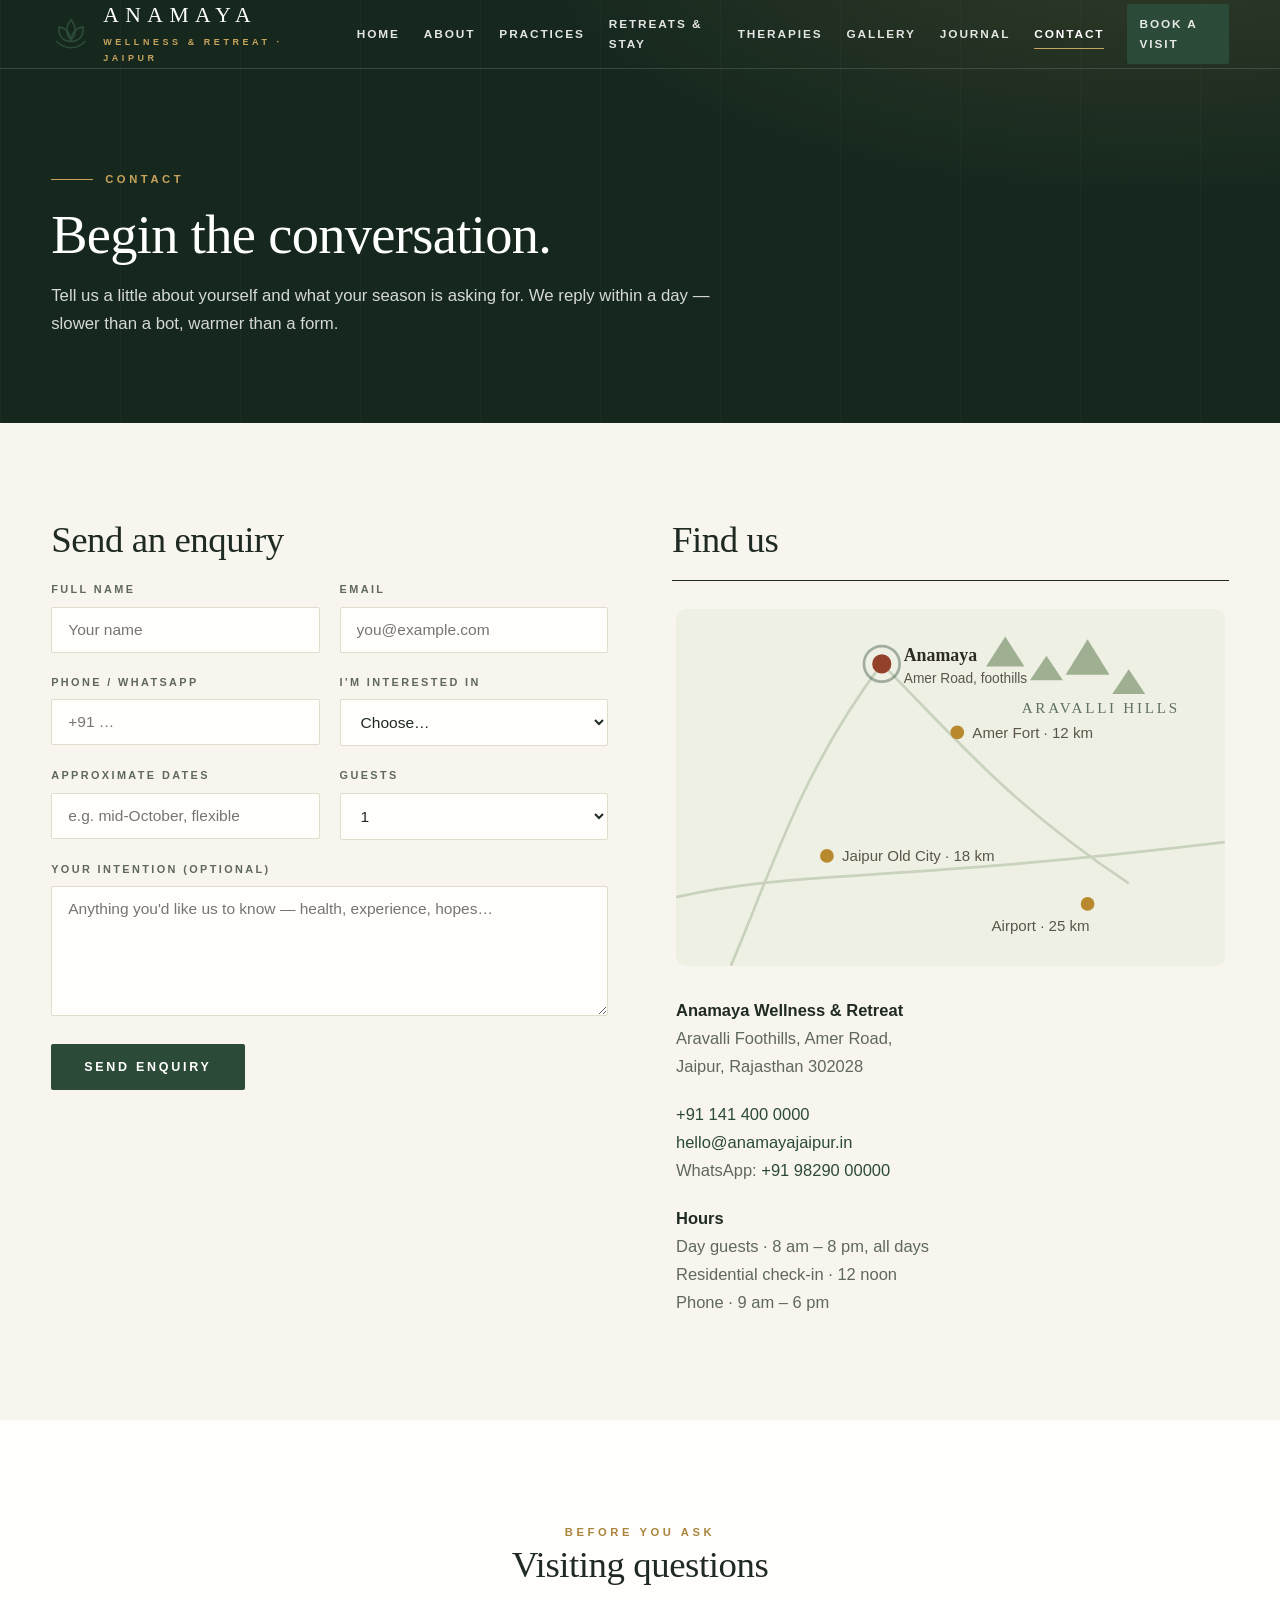
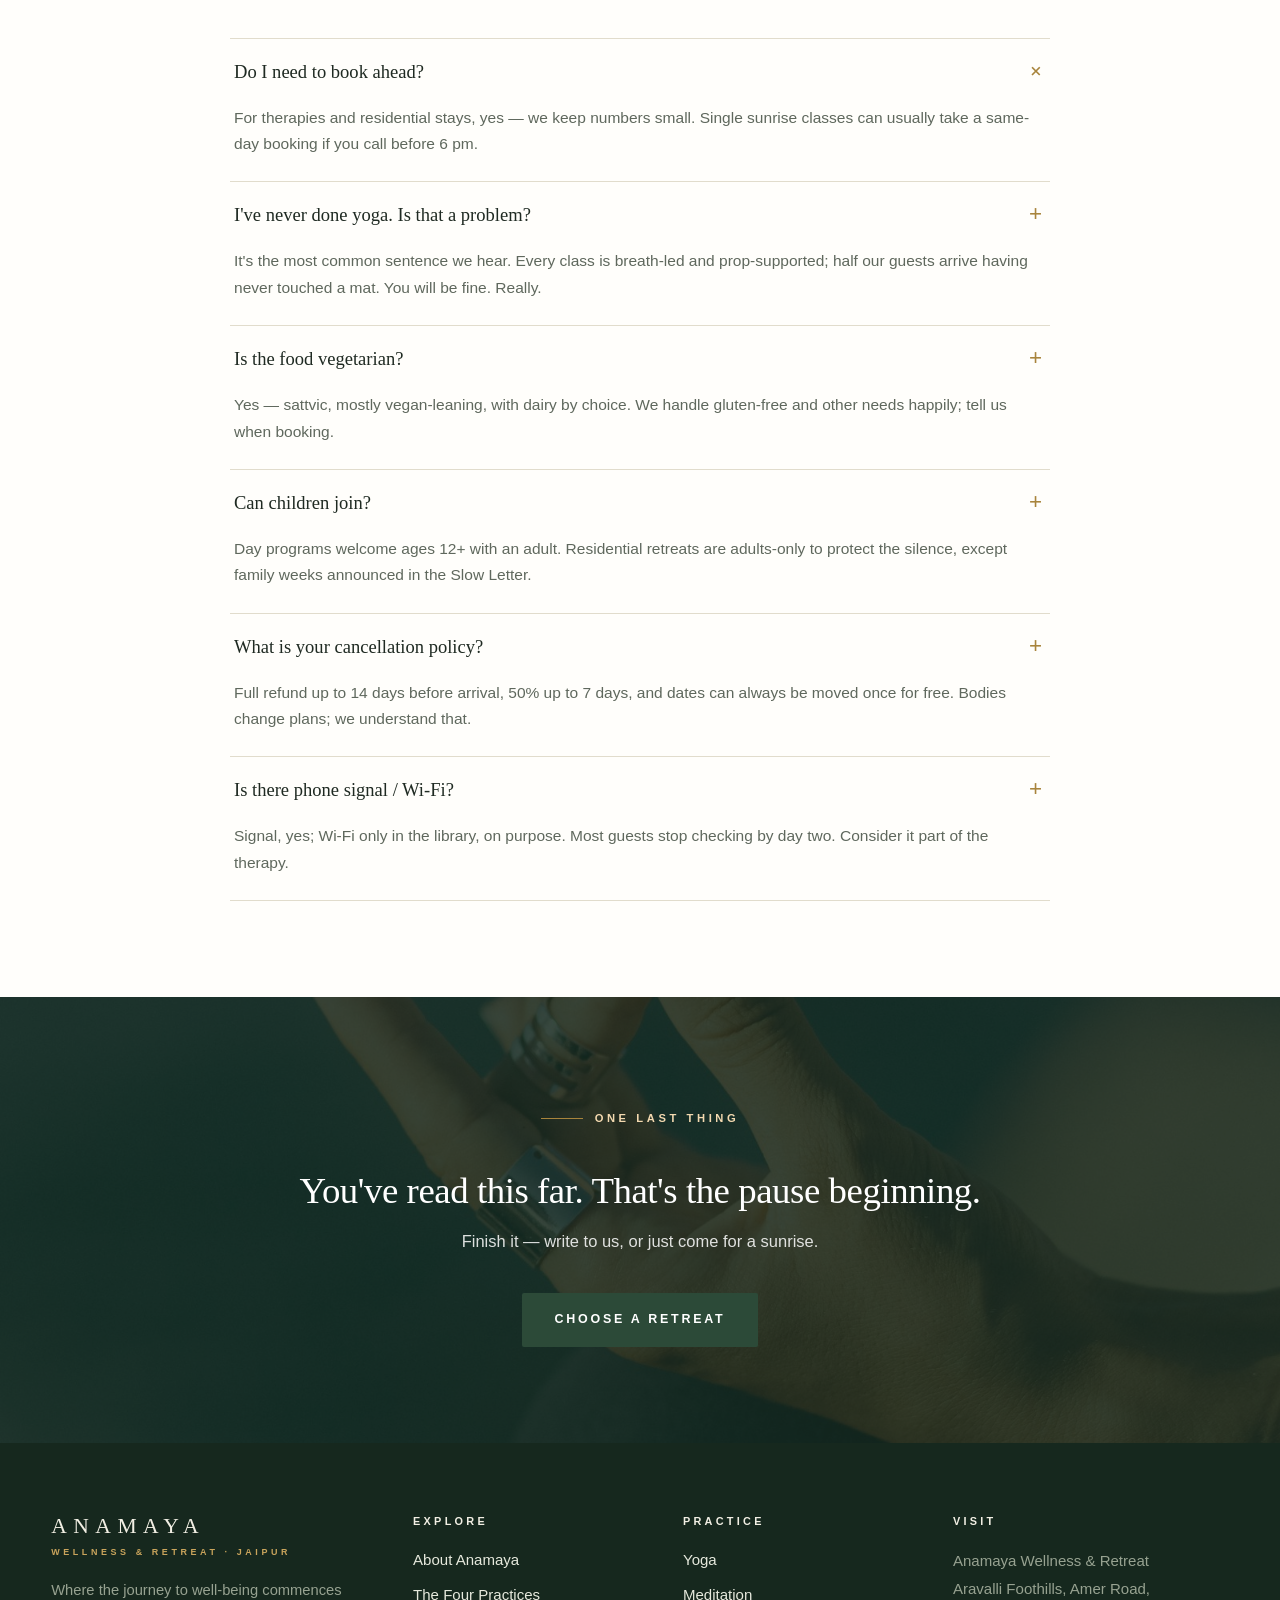
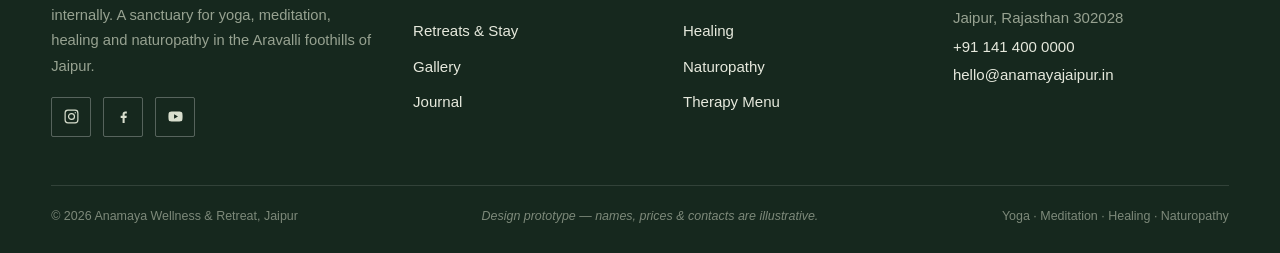
<file: contact.html>
<!DOCTYPE html>
<html lang="en">
<head>
<meta charset="utf-8">
<meta name="viewport" content="width=device-width, initial-scale=1">
<title>Contact &amp; Bookings — Anamaya Wellness &amp; Retreat, Jaipur</title>
<meta name="description" content="Book a visit, class, therapy or retreat at Anamaya Wellness and Retreat, Jaipur. Enquiry form, directions from Jaipur airport and station, hours and FAQs.">
<link rel="icon" type="image/svg+xml" href="assets/img/favicon.svg">
<link rel="stylesheet" href="assets/css/main.css">
</head>
<body>
<a class="skip-link" href="#main">Skip to content</a>

<header class="site-header">
  <div class="container header-inner">
    <a class="brand" href="index.html" aria-label="Anamaya Wellness and Retreat — home">
      <svg width="40" height="40" viewBox="0 0 48 48" fill="none" aria-hidden="true">
        <g stroke="#2c4a38" stroke-width="2" stroke-linecap="round" fill="none">
          <path d="M24 7c3.4 4.2 5.1 8.3 5.1 12.4 0 4.9-2.3 9-5.1 11.1-2.8-2.1-5.1-6.2-5.1-11.1C18.9 15.3 20.6 11.2 24 7z"/>
          <path d="M9.5 15.5c5.8 1.2 9.9 3.9 12.1 8 1.7 3.2 2 6.6 2.4 9.3-4 .2-8-1.2-10.9-4.1-2.7-2.8-3.9-7.2-3.6-13.2z"/>
          <path d="M38.5 15.5c-5.8 1.2-9.9 3.9-12.1 8-1.7 3.2-2 6.6-2.4 9.3 4 .2 8-1.2 10.9-4.1 2.7-2.8 3.9-7.2 3.6-13.2z"/>
          <path d="M7 33c5.2 5 11 7.5 17 7.5S35.8 38 41 33"/>
        </g>
      </svg>
      <span>
        <span class="brand-name">ANAMAYA</span>
        <span class="brand-sub">Wellness &amp; Retreat · Jaipur</span>
      </span>
    </a>
    <button class="nav-toggle" aria-expanded="false" aria-controls="primary-nav" aria-label="Toggle navigation"><span></span></button>
    <nav class="main-nav" id="primary-nav" aria-label="Primary">
      <ul>
        <li><a href="index.html">Home</a></li>
        <li><a href="about.html">About</a></li>
        <li><a href="practices.html">Practices</a></li>
        <li><a href="retreats.html">Retreats &amp; Stay</a></li>
        <li><a href="therapies.html">Therapies</a></li>
        <li><a href="gallery.html">Gallery</a></li>
        <li><a href="journal.html">Journal</a></li>
        <li><a href="contact.html" aria-current="page">Contact</a></li>
        <li class="nav-cta"><a class="btn btn--clay btn--small" href="contact.html">Book a Visit</a></li>
      </ul>
    </nav>
  </div>
</header>

<main id="main">

  <section class="page-hero">
    <div class="container">
      <p class="eyebrow">Contact</p>
      <h1>Begin the conversation.</h1>
      <p class="lede">Tell us a little about yourself and what your season is asking for. We reply within a day — slower than a bot, warmer than a form.</p>
    </div>
  </section>

  <!-- ============ FORM + INFO ============ -->
  <section class="section">
    <div class="container split" style="align-items: start;">
      <div data-reveal>
        <h2 class="mt-0">Send an enquiry</h2>
        <form class="mt-2" data-validate data-success-target="book-ok" novalidate>
          <div class="form-grid">
            <div class="field">
              <label for="f-name">Full name</label>
              <input id="f-name" name="name" type="text" autocomplete="name" placeholder="Your name" required>
              <p class="error-msg">Please tell us your name.</p>
            </div>
            <div class="field">
              <label for="f-email">Email</label>
              <input id="f-email" name="email" type="email" autocomplete="email" placeholder="you@example.com" required>
              <p class="error-msg">Please enter a valid email.</p>
            </div>
            <div class="field">
              <label for="f-phone">Phone / WhatsApp</label>
              <input id="f-phone" name="phone" type="tel" autocomplete="tel" placeholder="+91 …">
            </div>
            <div class="field">
              <label for="f-interest">I'm interested in</label>
              <select id="f-interest" name="interest" required>
                <option value="">Choose…</option>
                <option>A single class or day pass</option>
                <option>A therapy or consultation</option>
                <option>The Pause · day program</option>
                <option>Rebalance · 3 days</option>
                <option>The Anamaya Immersion · 7 days</option>
                <option>Deep Renewal · 14 days</option>
                <option>A private / group retreat</option>
              </select>
              <p class="error-msg">Please choose an option.</p>
            </div>
            <div class="field">
              <label for="f-dates">Approximate dates</label>
              <input id="f-dates" name="dates" type="text" placeholder="e.g. mid-October, flexible">
            </div>
            <div class="field">
              <label for="f-guests">Guests</label>
              <select id="f-guests" name="guests">
                <option>1</option><option>2</option><option>3–5</option><option>Group (6+)</option>
              </select>
            </div>
            <div class="field full">
              <label for="f-msg">Your intention (optional)</label>
              <textarea id="f-msg" name="message" placeholder="Anything you'd like us to know — health, experience, hopes…"></textarea>
            </div>
            <div class="full">
              <button class="btn btn--clay" type="submit">Send Enquiry</button>
            </div>
          </div>
        </form>
        <div class="form-success" id="book-ok" hidden>🙏 Thank you — your enquiry is noted. We'll write back within one working day. (Prototype: no data is transmitted.)</div>
      </div>

      <div data-reveal>
        <h2 class="mt-0">Find us</h2>
        <div class="card card--flat mt-2">
          <div class="card__body">
            <svg viewBox="0 0 400 260" role="img" aria-label="Stylised map: Anamaya in the Aravalli foothills near Amer, north of Jaipur city" style="width:100%; border-radius:10px; background:#eef0e4;">
              <g stroke="#c9d2bd" stroke-width="2" fill="none">
                <path d="M0 210 C 90 190 150 200 400 170"/>
                <path d="M40 260 C 70 190 90 120 150 40"/>
                <path d="M150 40 C 200 90 240 140 330 200"/>
              </g>
              <g fill="#9fb092">
                <path d="M240 20 l14 22 h-28 z"/><path d="M270 34 l12 18 h-24 z"/><path d="M300 22 l16 26 h-32 z"/><path d="M330 44 l12 18 h-24 z"/>
              </g>
              <text x="252" y="76" font-size="11" fill="#5f7161" font-family="Georgia, serif" letter-spacing="2">ARAVALLI HILLS</text>
              <circle cx="150" cy="40" r="7" fill="#93412a"/>
              <circle cx="150" cy="40" r="13" fill="none" stroke="#2c4a38" stroke-opacity=".4" stroke-width="2"/>
              <text x="166" y="38" font-size="13" fill="#2e2a24" font-family="Georgia, serif" font-weight="bold">Anamaya</text>
              <text x="166" y="54" font-size="10" fill="#5c554a">Amer Road, foothills</text>
              <circle cx="205" cy="90" r="5" fill="#b8892f"/>
              <text x="216" y="94" font-size="11" fill="#5c554a">Amer Fort · 12 km</text>
              <circle cx="110" cy="180" r="5" fill="#b8892f"/>
              <text x="121" y="184" font-size="11" fill="#5c554a">Jaipur Old City · 18 km</text>
              <circle cx="300" cy="215" r="5" fill="#b8892f"/>
              <text x="230" y="235" font-size="11" fill="#5c554a">Airport · 25 km</text>
            </svg>
            <p class="mt-2"><strong>Anamaya Wellness &amp; Retreat</strong><br>
            Aravalli Foothills, Amer Road,<br>
            Jaipur, Rajasthan 302028</p>
            <p class="mt-1">
              <a href="tel:+911414000000">+91 141 400 0000</a><br>
              <a href="mailto:hello@anamayajaipur.in">hello@anamayajaipur.in</a><br>
              WhatsApp: <a href="https://wa.me/919829000000">+91 98290 00000</a>
            </p>
            <p class="mt-1"><strong>Hours</strong><br>
            Day guests · 8 am – 8 pm, all days<br>
            Residential check-in · 12 noon<br>
            Phone · 9 am – 6 pm</p>
          </div>
        </div>
      </div>
    </div>
  </section>

  <!-- ============ FAQ ============ -->
  <section class="section section--paper">
    <div class="container" style="max-width: 820px;">
      <div class="section-head center" data-reveal>
        <p class="eyebrow">Before You Ask</p>
        <h2>Visiting questions</h2>
      </div>
      <div class="accordion" data-reveal>
        <div class="accordion__item">
          <button class="accordion__btn" aria-expanded="true" aria-controls="vfaq1">Do I need to book ahead?</button>
          <div class="accordion__panel" id="vfaq1"><p>For therapies and residential stays, yes — we keep numbers small. Single sunrise classes can usually take a same-day booking if you call before 6 pm.</p></div>
        </div>
        <div class="accordion__item">
          <button class="accordion__btn" aria-expanded="false" aria-controls="vfaq2">I've never done yoga. Is that a problem?</button>
          <div class="accordion__panel" id="vfaq2"><p>It's the most common sentence we hear. Every class is breath-led and prop-supported; half our guests arrive having never touched a mat. You will be fine. Really.</p></div>
        </div>
        <div class="accordion__item">
          <button class="accordion__btn" aria-expanded="false" aria-controls="vfaq3">Is the food vegetarian?</button>
          <div class="accordion__panel" id="vfaq3"><p>Yes — sattvic, mostly vegan-leaning, with dairy by choice. We handle gluten-free and other needs happily; tell us when booking.</p></div>
        </div>
        <div class="accordion__item">
          <button class="accordion__btn" aria-expanded="false" aria-controls="vfaq4">Can children join?</button>
          <div class="accordion__panel" id="vfaq4"><p>Day programs welcome ages 12+ with an adult. Residential retreats are adults-only to protect the silence, except family weeks announced in the Slow Letter.</p></div>
        </div>
        <div class="accordion__item">
          <button class="accordion__btn" aria-expanded="false" aria-controls="vfaq5">What is your cancellation policy?</button>
          <div class="accordion__panel" id="vfaq5"><p>Full refund up to 14 days before arrival, 50% up to 7 days, and dates can always be moved once for free. Bodies change plans; we understand that.</p></div>
        </div>
        <div class="accordion__item">
          <button class="accordion__btn" aria-expanded="false" aria-controls="vfaq6">Is there phone signal / Wi-Fi?</button>
          <div class="accordion__panel" id="vfaq6"><p>Signal, yes; Wi-Fi only in the library, on purpose. Most guests stop checking by day two. Consider it part of the therapy.</p></div>
        </div>
      </div>
    </div>
  </section>

  <!-- ============ CTA ============ -->
  <section class="cta-band">
    <img class="bg" src="assets/img/practice-meditation.jpg" alt="">
    <div class="veil"></div>
    <div class="container inner">
      <p class="eyebrow" style="color: #f3d9b0;">One Last Thing</p>
      <h2 class="mt-1">You've read this far. That's the pause beginning.</h2>
      <p>Finish it — write to us, or just come for a sunrise.</p>
      <div class="hero__actions" style="justify-content: center;">
        <a class="btn btn--clay" href="retreats.html">Choose a Retreat</a>
      </div>
    </div>
  </section>
</main>

<footer class="site-footer">
  <div class="container footer-grid">
    <div class="footer-brand">
      <span class="brand-name">ANAMAYA</span>
      <span class="brand-sub">Wellness &amp; Retreat · Jaipur</span>
      <p>Where the journey to well-being commences internally. A sanctuary for yoga, meditation, healing and naturopathy in the Aravalli foothills of Jaipur.</p>
      <p class="footer-social">
        <a href="https://www.instagram.com/anamaya.jaipur" aria-label="Anamaya Jaipur on Instagram (illustrative handle)">
          <svg width="17" height="17" viewBox="0 0 24 24" fill="none" stroke="currentColor" stroke-width="1.7" aria-hidden="true"><rect x="3" y="3" width="18" height="18" rx="4"/><circle cx="12" cy="12" r="4.2"/><circle cx="17.3" cy="6.7" r="0.9" fill="currentColor" stroke="none"/></svg>
        </a>
        <a href="https://www.facebook.com/anamaya.jaipur" aria-label="Anamaya Jaipur on Facebook (illustrative handle)">
          <svg width="17" height="17" viewBox="0 0 24 24" fill="currentColor" aria-hidden="true"><path d="M13.6 21v-6.9h2.6l.4-3h-3V9.2c0-.9.3-1.6 1.6-1.6h1.5V4.9c-.3 0-1.2-.1-2.2-.1-2.2 0-3.8 1.4-3.8 3.9v2.4H8v3h2.7V21z"/></svg>
        </a>
        <a href="https://www.youtube.com/@anamaya.jaipur" aria-label="Anamaya Jaipur on YouTube (illustrative handle)">
          <svg width="17" height="17" viewBox="0 0 24 24" fill="currentColor" aria-hidden="true"><path d="M21.6 7.2a2.8 2.8 0 0 0-2-2C17.9 4.8 12 4.8 12 4.8s-5.9 0-7.6.4a2.8 2.8 0 0 0-2 2A29.4 29.4 0 0 0 2 12a29.4 29.4 0 0 0 .4 4.8 2.8 2.8 0 0 0 2 2c1.7.4 7.6.4 7.6.4s5.9 0 7.6-.4a2.8 2.8 0 0 0 2-2A29.4 29.4 0 0 0 22 12a29.4 29.4 0 0 0-.4-4.8zM10 15.2V8.8L15.5 12z"/></svg>
        </a>
      </p>
    </div>
    <div>
      <h4>Explore</h4>
      <ul>
        <li><a href="about.html">About Anamaya</a></li>
        <li><a href="practices.html">The Four Practices</a></li>
        <li><a href="retreats.html">Retreats &amp; Stay</a></li>
        <li><a href="gallery.html">Gallery</a></li>
        <li><a href="journal.html">Journal</a></li>
      </ul>
    </div>
    <div>
      <h4>Practice</h4>
      <ul>
        <li><a href="practices.html#yoga">Yoga</a></li>
        <li><a href="practices.html#meditation">Meditation</a></li>
        <li><a href="practices.html#healing">Healing</a></li>
        <li><a href="practices.html#naturopathy">Naturopathy</a></li>
        <li><a href="therapies.html">Therapy Menu</a></li>
      </ul>
    </div>
    <div>
      <h4>Visit</h4>
      <address>
        Anamaya Wellness &amp; Retreat<br>
        Aravalli Foothills, Amer Road,<br>
        Jaipur, Rajasthan 302028<br>
        <a href="tel:+911414000000">+91 141 400 0000</a><br>
        <a href="mailto:hello@anamayajaipur.in">hello@anamayajaipur.in</a>
      </address>
    </div>
  </div>
  <div class="container footer-bottom">
    <span>© <span data-year>2026</span> Anamaya Wellness &amp; Retreat, Jaipur</span>
    <span class="proto-note">Design prototype — names, prices &amp; contacts are illustrative.</span>
    <span>Yoga · Meditation · Healing · Naturopathy</span>
  </div>
</footer>

<button class="back-top" aria-label="Back to top">↑</button>
<script src="assets/js/main.js"></script>
</body>
</html>
</file>
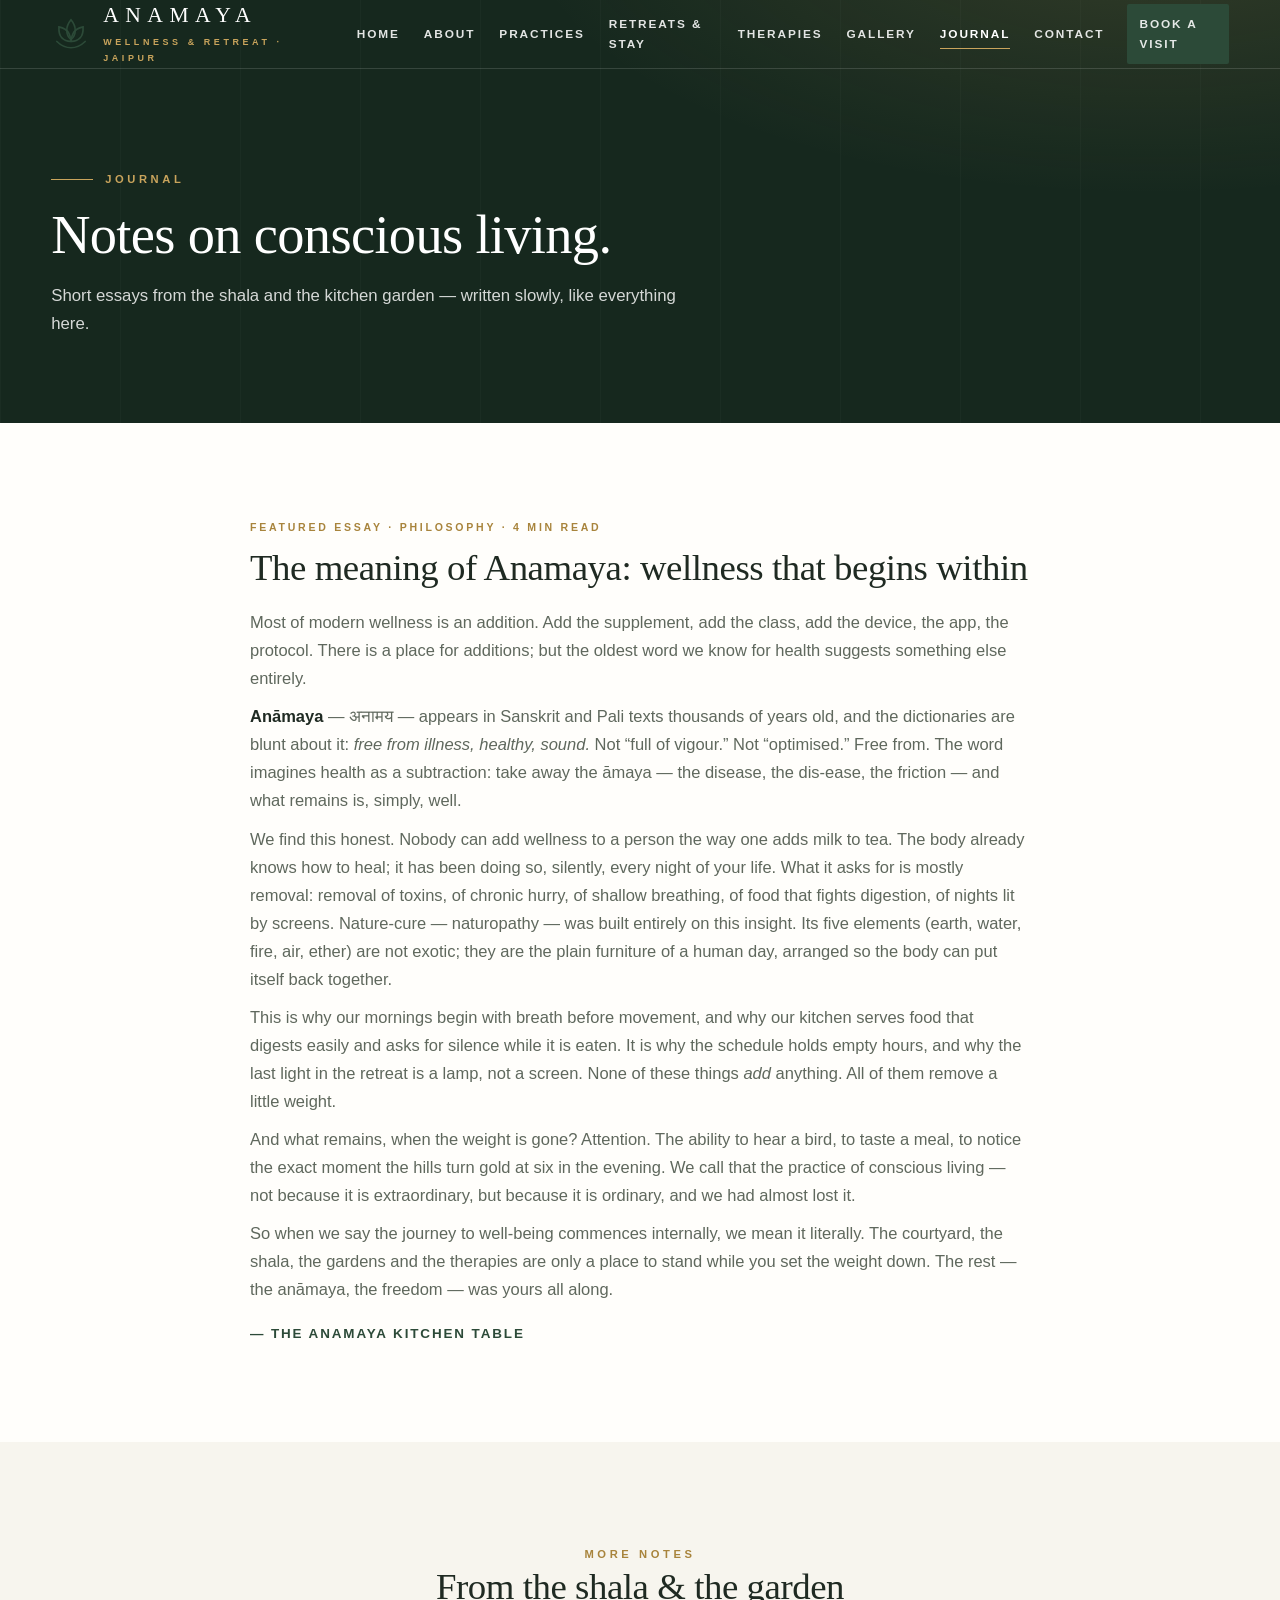
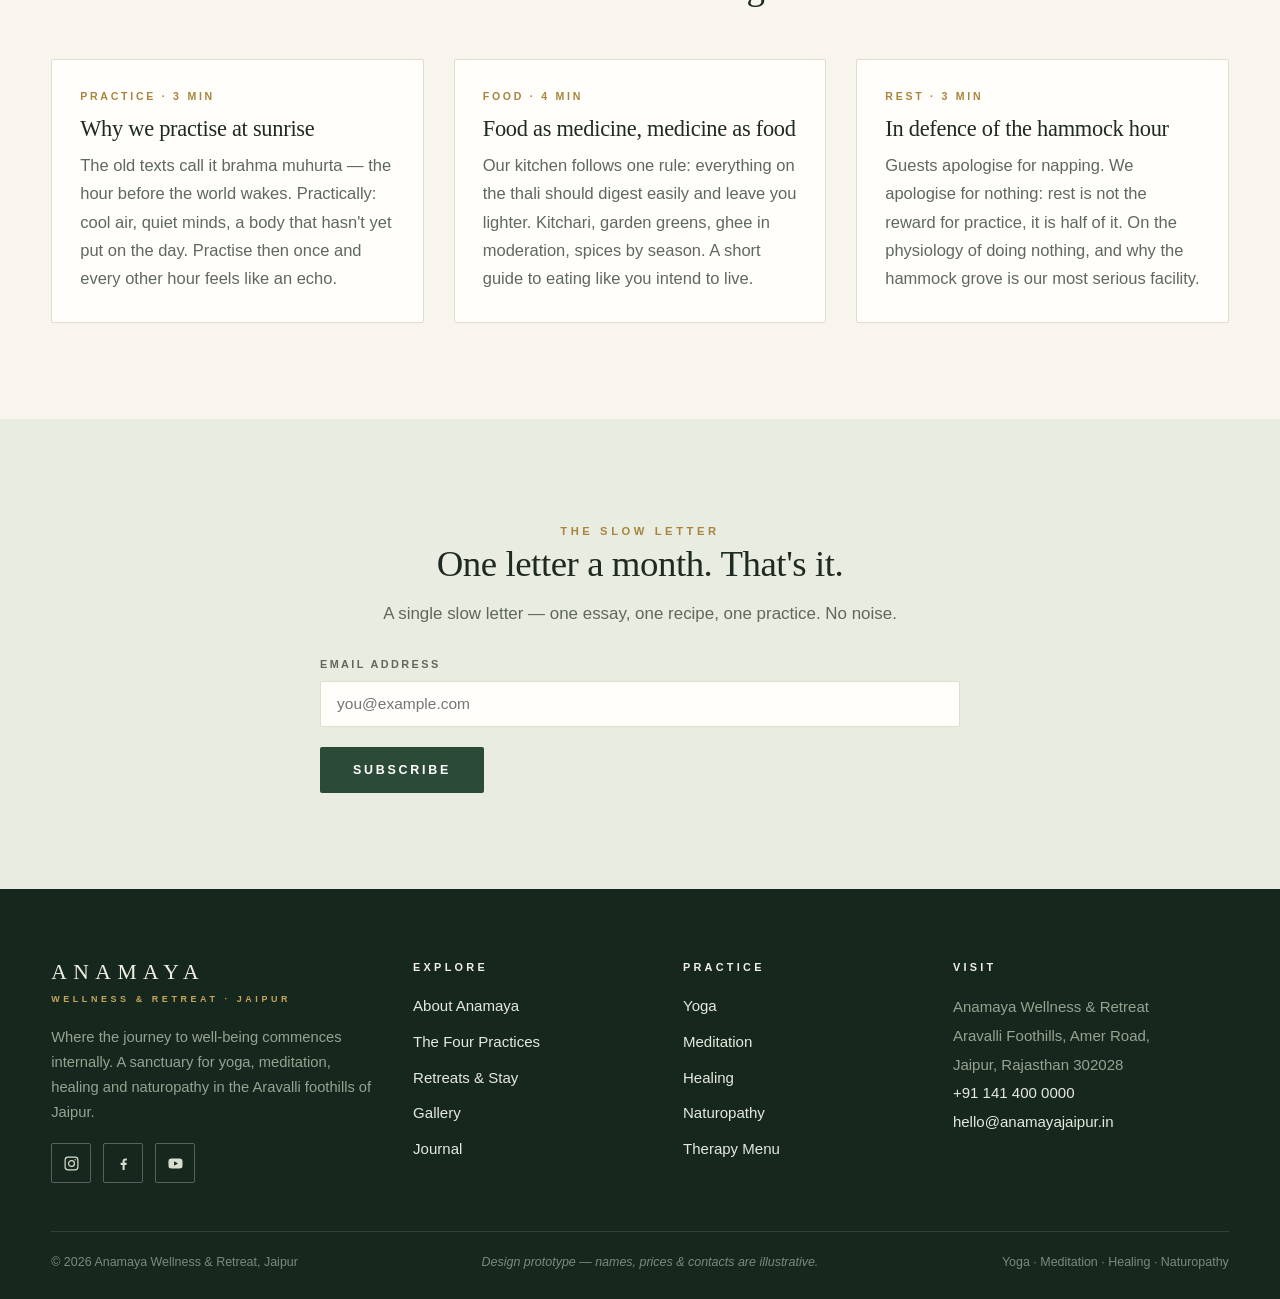
<file: journal.html>
<!DOCTYPE html>
<html lang="en">
<head>
<meta charset="utf-8">
<meta name="viewport" content="width=device-width, initial-scale=1">
<title>Journal — Notes on Conscious Living | Anamaya Jaipur</title>
<meta name="description" content="Essays and notes from Anamaya Wellness and Retreat, Jaipur — on the meaning of anāmaya, sunrise practice, food as medicine and the art of the pause.">
<link rel="icon" type="image/svg+xml" href="assets/img/favicon.svg">
<link rel="stylesheet" href="assets/css/main.css">
</head>
<body>
<a class="skip-link" href="#main">Skip to content</a>

<header class="site-header">
  <div class="container header-inner">
    <a class="brand" href="index.html" aria-label="Anamaya Wellness and Retreat — home">
      <svg width="40" height="40" viewBox="0 0 48 48" fill="none" aria-hidden="true">
        <g stroke="#2c4a38" stroke-width="2" stroke-linecap="round" fill="none">
          <path d="M24 7c3.4 4.2 5.1 8.3 5.1 12.4 0 4.9-2.3 9-5.1 11.1-2.8-2.1-5.1-6.2-5.1-11.1C18.9 15.3 20.6 11.2 24 7z"/>
          <path d="M9.5 15.5c5.8 1.2 9.9 3.9 12.1 8 1.7 3.2 2 6.6 2.4 9.3-4 .2-8-1.2-10.9-4.1-2.7-2.8-3.9-7.2-3.6-13.2z"/>
          <path d="M38.5 15.5c-5.8 1.2-9.9 3.9-12.1 8-1.7 3.2-2 6.6-2.4 9.3 4 .2 8-1.2 10.9-4.1 2.7-2.8 3.9-7.2 3.6-13.2z"/>
          <path d="M7 33c5.2 5 11 7.5 17 7.5S35.8 38 41 33"/>
        </g>
      </svg>
      <span>
        <span class="brand-name">ANAMAYA</span>
        <span class="brand-sub">Wellness &amp; Retreat · Jaipur</span>
      </span>
    </a>
    <button class="nav-toggle" aria-expanded="false" aria-controls="primary-nav" aria-label="Toggle navigation"><span></span></button>
    <nav class="main-nav" id="primary-nav" aria-label="Primary">
      <ul>
        <li><a href="index.html">Home</a></li>
        <li><a href="about.html">About</a></li>
        <li><a href="practices.html">Practices</a></li>
        <li><a href="retreats.html">Retreats &amp; Stay</a></li>
        <li><a href="therapies.html">Therapies</a></li>
        <li><a href="gallery.html">Gallery</a></li>
        <li><a href="journal.html" aria-current="page">Journal</a></li>
        <li><a href="contact.html">Contact</a></li>
        <li class="nav-cta"><a class="btn btn--clay btn--small" href="contact.html">Book a Visit</a></li>
      </ul>
    </nav>
  </div>
</header>

<main id="main">

  <section class="page-hero">
    <div class="container">
      <p class="eyebrow">Journal</p>
      <h1>Notes on conscious living.</h1>
      <p class="lede">Short essays from the shala and the kitchen garden — written slowly, like everything here.</p>
    </div>
  </section>

  <!-- ============ FEATURED ESSAY ============ -->
  <section class="section section--paper">
    <div class="container" style="max-width: 780px;">
      <article data-reveal>
        <p class="card__meta">Featured Essay · Philosophy · 4 min read</p>
        <h2 class="mt-1">The meaning of Anamaya: wellness that begins within</h2>
        <p class="mt-2">Most of modern wellness is an addition. Add the supplement, add the class, add the device, the app, the protocol. There is a place for additions; but the oldest word we know for health suggests something else entirely.</p>
        <p class="mt-1"><strong>Anāmaya</strong> — अनामय — appears in Sanskrit and Pali texts thousands of years old, and the dictionaries are blunt about it: <em>free from illness, healthy, sound.</em> Not “full of vigour.” Not “optimised.” Free from. The word imagines health as a subtraction: take away the āmaya — the disease, the dis-ease, the friction — and what remains is, simply, well.</p>
        <p class="mt-1">We find this honest. Nobody can add wellness to a person the way one adds milk to tea. The body already knows how to heal; it has been doing so, silently, every night of your life. What it asks for is mostly removal: removal of toxins, of chronic hurry, of shallow breathing, of food that fights digestion, of nights lit by screens. Nature-cure — naturopathy — was built entirely on this insight. Its five elements (earth, water, fire, air, ether) are not exotic; they are the plain furniture of a human day, arranged so the body can put itself back together.</p>
        <p class="mt-1">This is why our mornings begin with breath before movement, and why our kitchen serves food that digests easily and asks for silence while it is eaten. It is why the schedule holds empty hours, and why the last light in the retreat is a lamp, not a screen. None of these things <em>add</em> anything. All of them remove a little weight.</p>
        <p class="mt-1">And what remains, when the weight is gone? Attention. The ability to hear a bird, to taste a meal, to notice the exact moment the hills turn gold at six in the evening. We call that the practice of conscious living — not because it is extraordinary, but because it is ordinary, and we had almost lost it.</p>
        <p class="mt-1">So when we say the journey to well-being commences internally, we mean it literally. The courtyard, the shala, the gardens and the therapies are only a place to stand while you set the weight down. The rest — the anāmaya, the freedom — was yours all along.</p>
        <footer class="mt-2" style="font-size:.84rem; letter-spacing:.14em; text-transform:uppercase; color:var(--clay-deep); font-weight:700;">— The Anamaya Kitchen Table</footer>
      </article>
    </div>
  </section>

  <!-- ============ MORE NOTES ============ -->
  <section class="section">
    <div class="container">
      <div class="section-head center" data-reveal>
        <p class="eyebrow">More Notes</p>
        <h2>From the shala &amp; the garden</h2>
      </div>
      <div class="grid grid--3">
        <article class="card" data-reveal>
          <div class="card__body">
            <p class="card__meta">Practice · 3 min</p>
            <h3>Why we practise at sunrise</h3>
            <p>The old texts call it brahma muhurta — the hour before the world wakes. Practically: cool air, quiet minds, a body that hasn't yet put on the day. Practise then once and every other hour feels like an echo.</p>
          </div>
        </article>
        <article class="card" data-reveal>
          <div class="card__body">
            <p class="card__meta">Food · 4 min</p>
            <h3>Food as medicine, medicine as food</h3>
            <p>Our kitchen follows one rule: everything on the thali should digest easily and leave you lighter. Kitchari, garden greens, ghee in moderation, spices by season. A short guide to eating like you intend to live.</p>
          </div>
        </article>
        <article class="card" data-reveal>
          <div class="card__body">
            <p class="card__meta">Rest · 3 min</p>
            <h3>In defence of the hammock hour</h3>
            <p>Guests apologise for napping. We apologise for nothing: rest is not the reward for practice, it is half of it. On the physiology of doing nothing, and why the hammock grove is our most serious facility.</p>
          </div>
        </article>
      </div>
    </div>
  </section>

  <!-- ============ NEWSLETTER ============ -->
  <section class="section section--sage">
    <div class="container" style="max-width: 640px;" data-reveal>
      <div class="section-head center" style="margin-bottom: 26px;">
        <p class="eyebrow">The Slow Letter</p>
        <h2>One letter a month. That's it.</h2>
        <p class="lede">A single slow letter — one essay, one recipe, one practice. No noise.</p>
      </div>
      <form data-validate data-success-target="news-ok" novalidate>
        <div class="form-grid">
          <div class="field full">
            <label for="news-email">Email address</label>
            <input id="news-email" name="email" type="email" placeholder="you@example.com" required>
            <p class="error-msg">Please enter a valid email address.</p>
          </div>
          <div class="full">
            <button class="btn btn--clay" type="submit">Subscribe</button>
          </div>
        </div>
      </form>
      <div class="form-success" id="news-ok" hidden>Thank you — the next Slow Letter will find you. 🌿</div>
    </div>
  </section>
</main>

<footer class="site-footer">
  <div class="container footer-grid">
    <div class="footer-brand">
      <span class="brand-name">ANAMAYA</span>
      <span class="brand-sub">Wellness &amp; Retreat · Jaipur</span>
      <p>Where the journey to well-being commences internally. A sanctuary for yoga, meditation, healing and naturopathy in the Aravalli foothills of Jaipur.</p>
      <p class="footer-social">
        <a href="https://www.instagram.com/anamaya.jaipur" aria-label="Anamaya Jaipur on Instagram (illustrative handle)">
          <svg width="17" height="17" viewBox="0 0 24 24" fill="none" stroke="currentColor" stroke-width="1.7" aria-hidden="true"><rect x="3" y="3" width="18" height="18" rx="4"/><circle cx="12" cy="12" r="4.2"/><circle cx="17.3" cy="6.7" r="0.9" fill="currentColor" stroke="none"/></svg>
        </a>
        <a href="https://www.facebook.com/anamaya.jaipur" aria-label="Anamaya Jaipur on Facebook (illustrative handle)">
          <svg width="17" height="17" viewBox="0 0 24 24" fill="currentColor" aria-hidden="true"><path d="M13.6 21v-6.9h2.6l.4-3h-3V9.2c0-.9.3-1.6 1.6-1.6h1.5V4.9c-.3 0-1.2-.1-2.2-.1-2.2 0-3.8 1.4-3.8 3.9v2.4H8v3h2.7V21z"/></svg>
        </a>
        <a href="https://www.youtube.com/@anamaya.jaipur" aria-label="Anamaya Jaipur on YouTube (illustrative handle)">
          <svg width="17" height="17" viewBox="0 0 24 24" fill="currentColor" aria-hidden="true"><path d="M21.6 7.2a2.8 2.8 0 0 0-2-2C17.9 4.8 12 4.8 12 4.8s-5.9 0-7.6.4a2.8 2.8 0 0 0-2 2A29.4 29.4 0 0 0 2 12a29.4 29.4 0 0 0 .4 4.8 2.8 2.8 0 0 0 2 2c1.7.4 7.6.4 7.6.4s5.9 0 7.6-.4a2.8 2.8 0 0 0 2-2A29.4 29.4 0 0 0 22 12a29.4 29.4 0 0 0-.4-4.8zM10 15.2V8.8L15.5 12z"/></svg>
        </a>
      </p>
    </div>
    <div>
      <h4>Explore</h4>
      <ul>
        <li><a href="about.html">About Anamaya</a></li>
        <li><a href="practices.html">The Four Practices</a></li>
        <li><a href="retreats.html">Retreats &amp; Stay</a></li>
        <li><a href="gallery.html">Gallery</a></li>
        <li><a href="journal.html">Journal</a></li>
      </ul>
    </div>
    <div>
      <h4>Practice</h4>
      <ul>
        <li><a href="practices.html#yoga">Yoga</a></li>
        <li><a href="practices.html#meditation">Meditation</a></li>
        <li><a href="practices.html#healing">Healing</a></li>
        <li><a href="practices.html#naturopathy">Naturopathy</a></li>
        <li><a href="therapies.html">Therapy Menu</a></li>
      </ul>
    </div>
    <div>
      <h4>Visit</h4>
      <address>
        Anamaya Wellness &amp; Retreat<br>
        Aravalli Foothills, Amer Road,<br>
        Jaipur, Rajasthan 302028<br>
        <a href="tel:+911414000000">+91 141 400 0000</a><br>
        <a href="mailto:hello@anamayajaipur.in">hello@anamayajaipur.in</a>
      </address>
    </div>
  </div>
  <div class="container footer-bottom">
    <span>© <span data-year>2026</span> Anamaya Wellness &amp; Retreat, Jaipur</span>
    <span class="proto-note">Design prototype — names, prices &amp; contacts are illustrative.</span>
    <span>Yoga · Meditation · Healing · Naturopathy</span>
  </div>
</footer>

<button class="back-top" aria-label="Back to top">↑</button>
<script src="assets/js/main.js"></script>
</body>
</html>
</file>
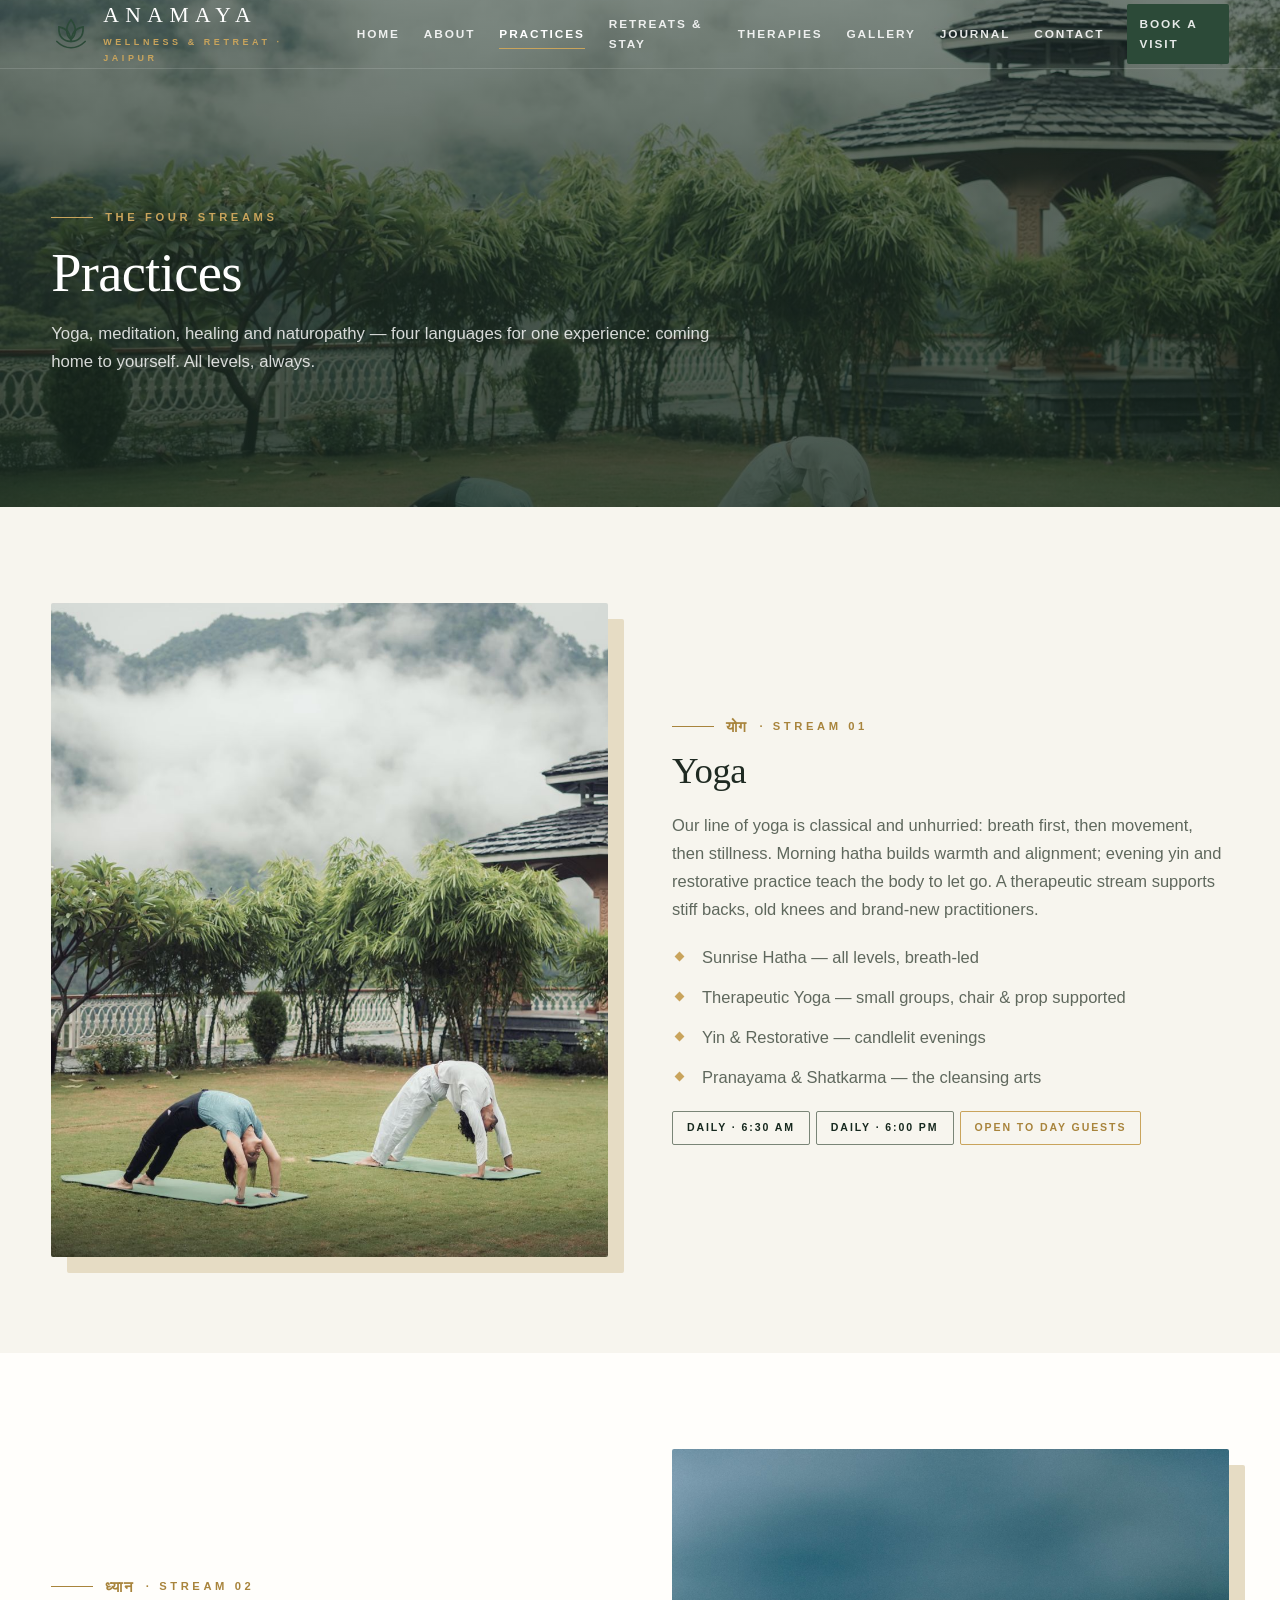
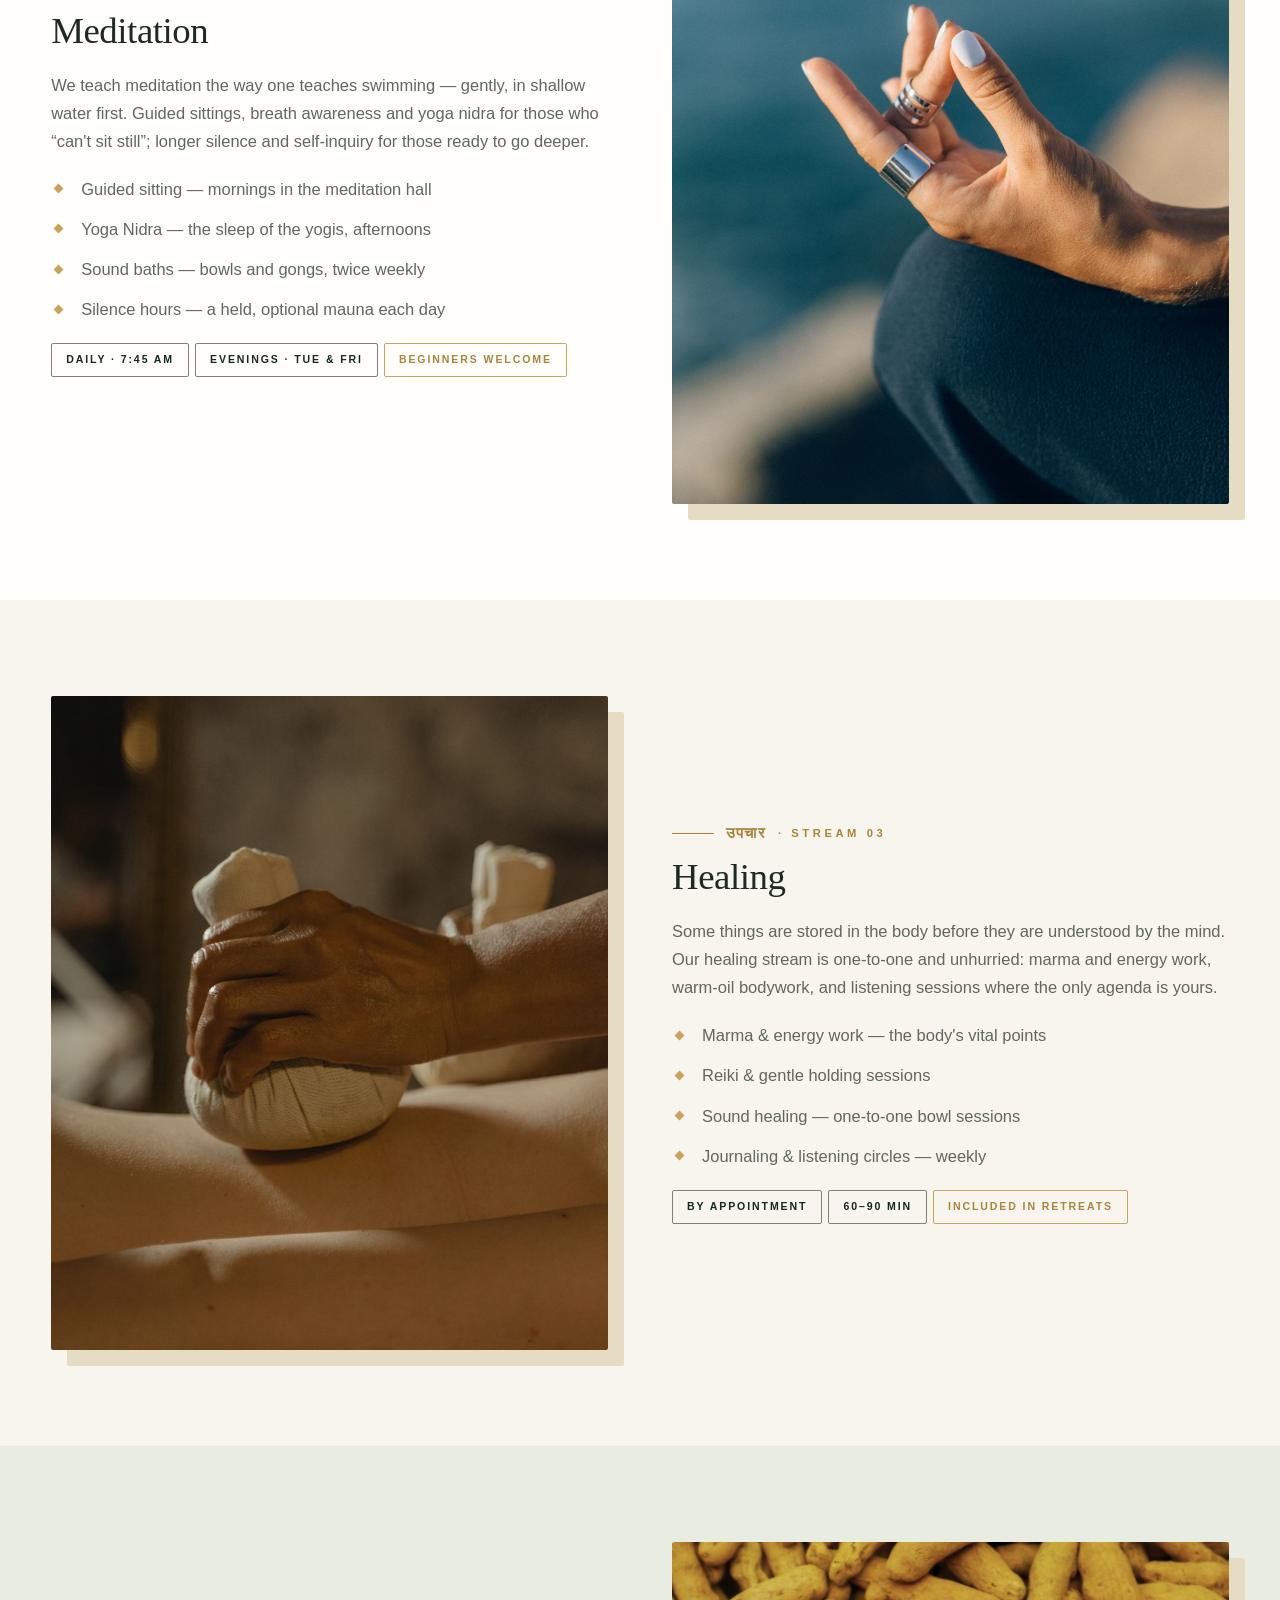
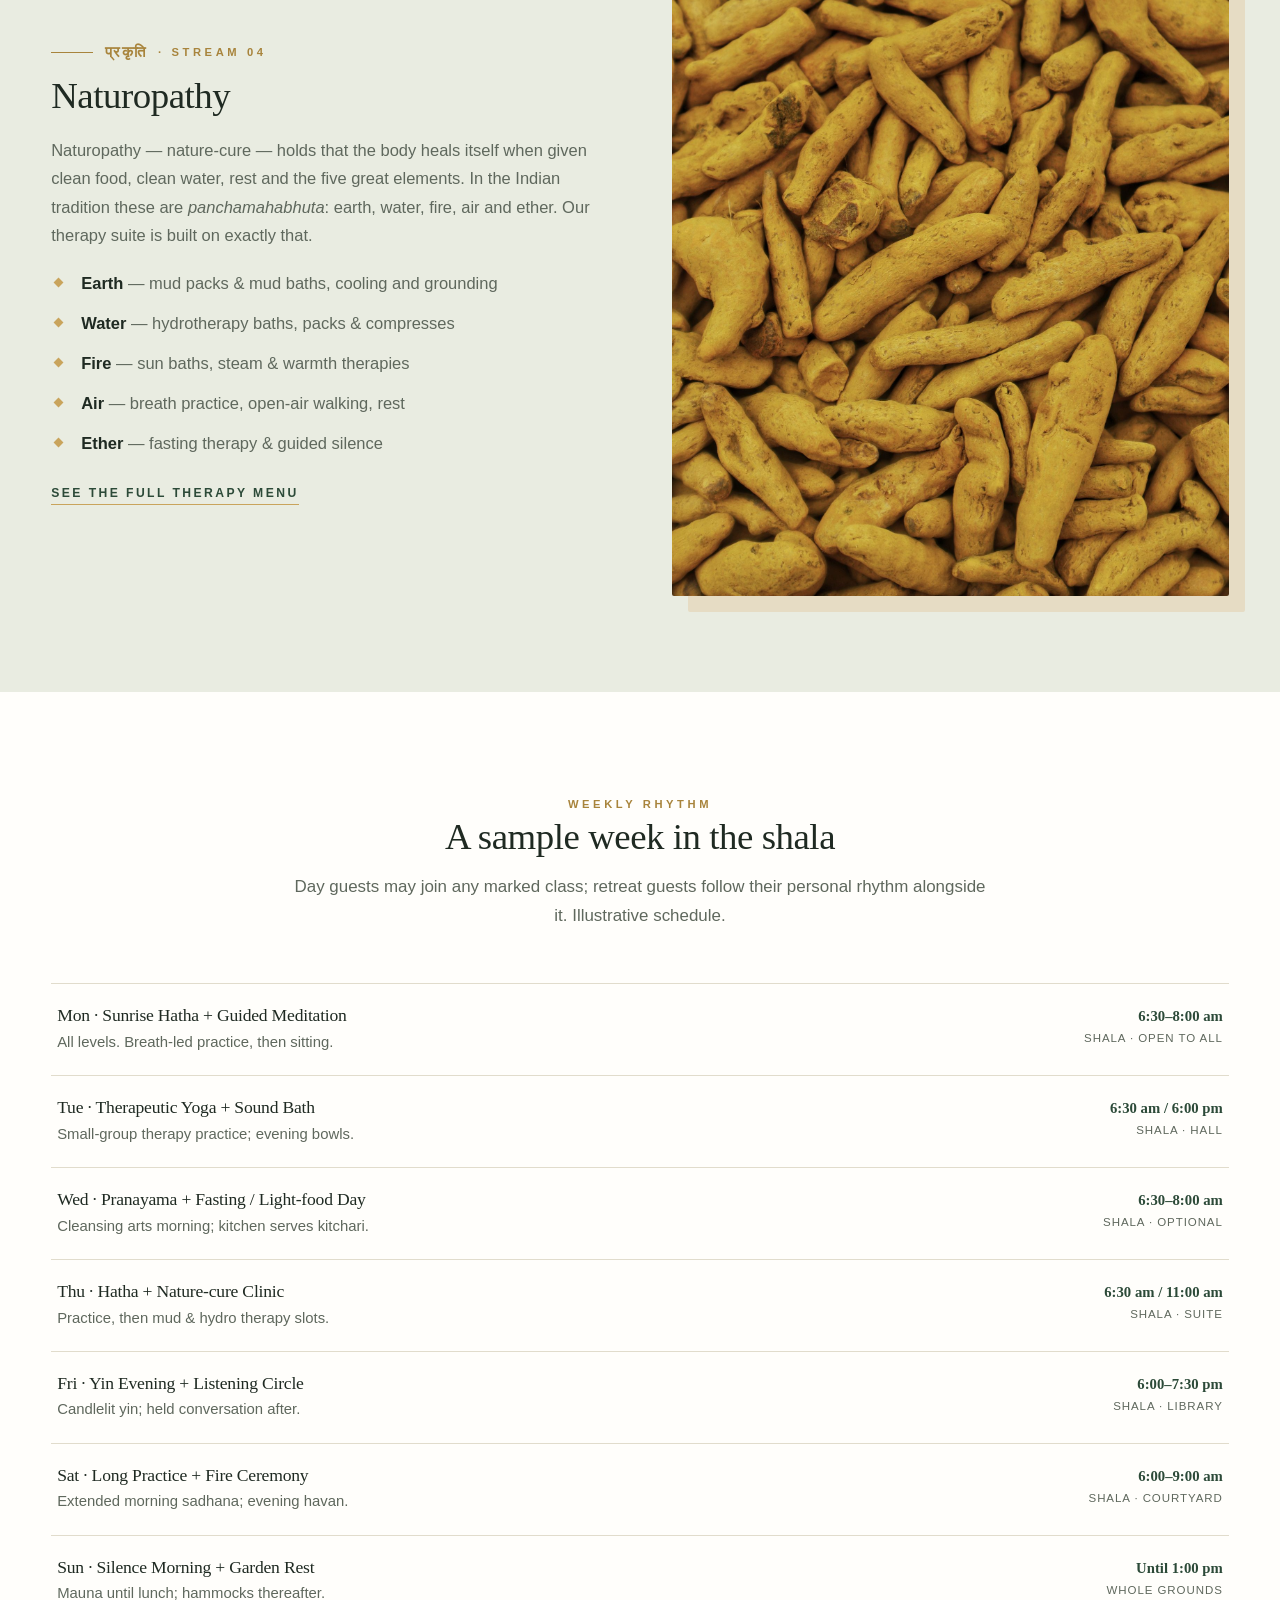
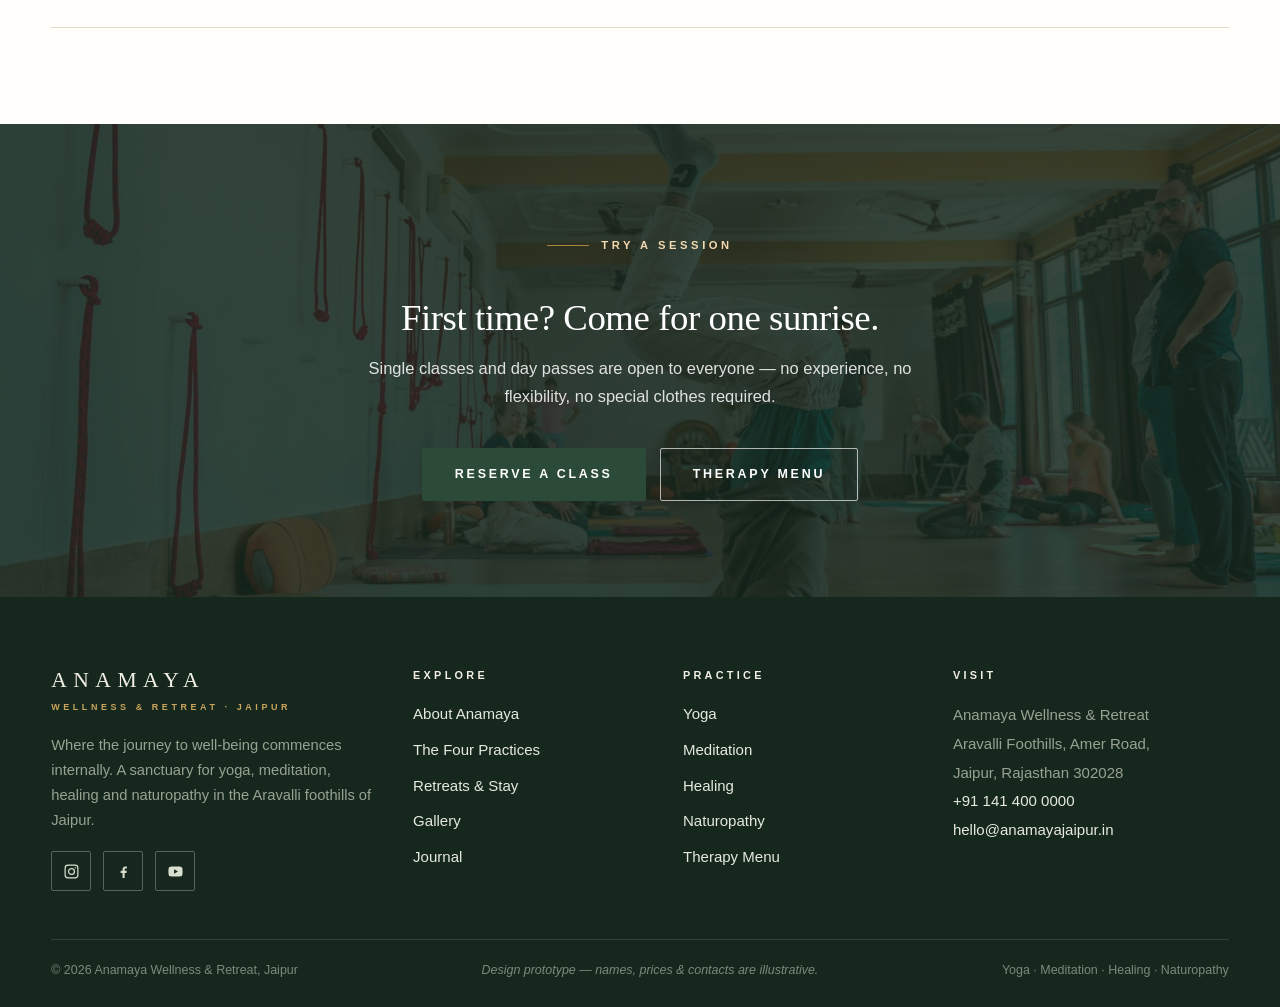
<file: practices.html>
<!DOCTYPE html>
<html lang="en">
<head>
<meta charset="utf-8">
<meta name="viewport" content="width=device-width, initial-scale=1">
<title>Practices — Yoga, Meditation, Healing &amp; Naturopathy | Anamaya Jaipur</title>
<meta name="description" content="The four streams of practice at Anamaya Jaipur: yoga, meditation, healing and naturopathy — classes, sessions and weekly rhythm.">
<link rel="icon" type="image/svg+xml" href="assets/img/favicon.svg">
<link rel="stylesheet" href="assets/css/main.css">
</head>
<body>
<a class="skip-link" href="#main">Skip to content</a>

<header class="site-header">
  <div class="container header-inner">
    <a class="brand" href="index.html" aria-label="Anamaya Wellness and Retreat — home">
      <svg width="40" height="40" viewBox="0 0 48 48" fill="none" aria-hidden="true">
        <g stroke="#2c4a38" stroke-width="2" stroke-linecap="round" fill="none">
          <path d="M24 7c3.4 4.2 5.1 8.3 5.1 12.4 0 4.9-2.3 9-5.1 11.1-2.8-2.1-5.1-6.2-5.1-11.1C18.9 15.3 20.6 11.2 24 7z"/>
          <path d="M9.5 15.5c5.8 1.2 9.9 3.9 12.1 8 1.7 3.2 2 6.6 2.4 9.3-4 .2-8-1.2-10.9-4.1-2.7-2.8-3.9-7.2-3.6-13.2z"/>
          <path d="M38.5 15.5c-5.8 1.2-9.9 3.9-12.1 8-1.7 3.2-2 6.6-2.4 9.3 4 .2 8-1.2 10.9-4.1 2.7-2.8 3.9-7.2 3.6-13.2z"/>
          <path d="M7 33c5.2 5 11 7.5 17 7.5S35.8 38 41 33"/>
        </g>
      </svg>
      <span>
        <span class="brand-name">ANAMAYA</span>
        <span class="brand-sub">Wellness &amp; Retreat · Jaipur</span>
      </span>
    </a>
    <button class="nav-toggle" aria-expanded="false" aria-controls="primary-nav" aria-label="Toggle navigation"><span></span></button>
    <nav class="main-nav" id="primary-nav" aria-label="Primary">
      <ul>
        <li><a href="index.html">Home</a></li>
        <li><a href="about.html">About</a></li>
        <li><a href="practices.html" aria-current="page">Practices</a></li>
        <li><a href="retreats.html">Retreats &amp; Stay</a></li>
        <li><a href="therapies.html">Therapies</a></li>
        <li><a href="gallery.html">Gallery</a></li>
        <li><a href="journal.html">Journal</a></li>
        <li><a href="contact.html">Contact</a></li>
        <li class="nav-cta"><a class="btn btn--clay btn--small" href="contact.html">Book a Visit</a></li>
      </ul>
    </nav>
  </div>
</header>

<main id="main">

  <section class="page-hero page-hero--image">
    <img class="bg" src="assets/img/practice-yoga.jpg" alt="">
    <div class="veil"></div>
    <div class="container">
      <p class="eyebrow">The Four Streams</p>
      <h1>Practices</h1>
      <p class="lede">Yoga, meditation, healing and naturopathy — four languages for one experience: coming home to yourself. All levels, always.</p>
    </div>
  </section>

  <!-- ============ YOGA ============ -->
  <section class="section" id="yoga">
    <div class="container split">
      <div class="split__media" data-reveal>
        <div class="frame frame--arch" style="aspect-ratio: 4/4.7;">
          <img src="assets/img/practice-yoga.jpg" alt="Open-air yoga practice with mist on the hills">
        </div>
      </div>
      <div data-reveal>
        <p class="eyebrow"><span class="dev">योग</span> · Stream 01</p>
        <h2 class="mt-1">Yoga</h2>
        <p class="mt-2">Our line of yoga is classical and unhurried: breath first, then movement, then stillness. Morning hatha builds warmth and alignment; evening yin and restorative practice teach the body to let go. A therapeutic stream supports stiff backs, old knees and brand-new practitioners.</p>
        <ul class="checklist mt-2">
          <li>Sunrise Hatha — all levels, breath-led</li>
          <li>Therapeutic Yoga — small groups, chair &amp; prop supported</li>
          <li>Yin &amp; Restorative — candlelit evenings</li>
          <li>Pranayama &amp; Shatkarma — the cleansing arts</li>
        </ul>
        <div class="mt-2">
          <span class="chip">Daily · 6:30 am</span><span class="chip">Daily · 6:00 pm</span><span class="chip chip--clay">Open to day guests</span>
        </div>
      </div>
    </div>
  </section>

  <!-- ============ MEDITATION ============ -->
  <section class="section section--paper" id="meditation">
    <div class="container split split--rev">
      <div class="split__media" data-reveal>
        <div class="frame frame--arch" style="aspect-ratio: 4/4.7;">
          <img src="assets/img/practice-meditation.jpg" alt="A meditation mudra at first light">
        </div>
      </div>
      <div data-reveal>
        <p class="eyebrow"><span class="dev">ध्यान</span> · Stream 02</p>
        <h2 class="mt-1">Meditation</h2>
        <p class="mt-2">We teach meditation the way one teaches swimming — gently, in shallow water first. Guided sittings, breath awareness and yoga nidra for those who “can't sit still”; longer silence and self-inquiry for those ready to go deeper.</p>
        <ul class="checklist mt-2">
          <li>Guided sitting — mornings in the meditation hall</li>
          <li>Yoga Nidra — the sleep of the yogis, afternoons</li>
          <li>Sound baths — bowls and gongs, twice weekly</li>
          <li>Silence hours — a held, optional mauna each day</li>
        </ul>
        <div class="mt-2">
          <span class="chip">Daily · 7:45 am</span><span class="chip">Evenings · Tue &amp; Fri</span><span class="chip chip--clay">Beginners welcome</span>
        </div>
      </div>
    </div>
  </section>

  <!-- ============ HEALING ============ -->
  <section class="section" id="healing">
    <div class="container split">
      <div class="split__media" data-reveal>
        <div class="frame frame--arch" style="aspect-ratio: 4/4.7;">
          <img src="assets/img/practice-healing.jpg" alt="Herbal compress therapy, warm and unhurried">
        </div>
      </div>
      <div data-reveal>
        <p class="eyebrow"><span class="dev">उपचार</span> · Stream 03</p>
        <h2 class="mt-1">Healing</h2>
        <p class="mt-2">Some things are stored in the body before they are understood by the mind. Our healing stream is one-to-one and unhurried: marma and energy work, warm-oil bodywork, and listening sessions where the only agenda is yours.</p>
        <ul class="checklist mt-2">
          <li>Marma &amp; energy work — the body's vital points</li>
          <li>Reiki &amp; gentle holding sessions</li>
          <li>Sound healing — one-to-one bowl sessions</li>
          <li>Journaling &amp; listening circles — weekly</li>
        </ul>
        <div class="mt-2">
          <span class="chip">By appointment</span><span class="chip">60–90 min</span><span class="chip chip--clay">Included in retreats</span>
        </div>
      </div>
    </div>
  </section>

  <!-- ============ NATUROPATHY ============ -->
  <section class="section section--sage" id="naturopathy">
    <div class="container split split--rev">
      <div class="split__media" data-reveal>
        <div class="frame frame--arch" style="aspect-ratio: 4/4.7;">
          <img src="assets/img/practice-naturopathy.jpg" alt="Turmeric roots and herbs, nature-cure medicine">
        </div>
      </div>
      <div data-reveal>
        <p class="eyebrow"><span class="dev">प्रकृति</span> · Stream 04</p>
        <h2 class="mt-1">Naturopathy</h2>
        <p class="mt-2">Naturopathy — nature-cure — holds that the body heals itself when given clean food, clean water, rest and the five great elements. In the Indian tradition these are <em>panchamahabhuta</em>: earth, water, fire, air and ether. Our therapy suite is built on exactly that.</p>
        <ul class="checklist mt-2">
          <li><strong>Earth</strong> — mud packs &amp; mud baths, cooling and grounding</li>
          <li><strong>Water</strong> — hydrotherapy baths, packs &amp; compresses</li>
          <li><strong>Fire</strong> — sun baths, steam &amp; warmth therapies</li>
          <li><strong>Air</strong> — breath practice, open-air walking, rest</li>
          <li><strong>Ether</strong> — fasting therapy &amp; guided silence</li>
        </ul>
        <p class="mt-2"><a class="text-link" href="therapies.html">See the full therapy menu</a></p>
      </div>
    </div>
  </section>

  <!-- ============ WEEKLY RHYTHM ============ -->
  <section class="section section--paper">
    <div class="container">
      <div class="section-head center" data-reveal>
        <p class="eyebrow">Weekly Rhythm</p>
        <h2>A sample week in the shala</h2>
        <p class="lede">Day guests may join any marked class; retreat guests follow their personal rhythm alongside it. Illustrative schedule.</p>
      </div>
      <ul class="therapy-list" data-reveal>
        <li><h4>Mon · Sunrise Hatha + Guided Meditation</h4><p class="desc">All levels. Breath-led practice, then sitting.</p><span class="meta">6:30–8:00 am<small>Shala · open to all</small></span></li>
        <li><h4>Tue · Therapeutic Yoga + Sound Bath</h4><p class="desc">Small-group therapy practice; evening bowls.</p><span class="meta">6:30 am / 6:00 pm<small>Shala · Hall</small></span></li>
        <li><h4>Wed · Pranayama + Fasting / Light-food Day</h4><p class="desc">Cleansing arts morning; kitchen serves kitchari.</p><span class="meta">6:30–8:00 am<small>Shala · optional</small></span></li>
        <li><h4>Thu · Hatha + Nature-cure Clinic</h4><p class="desc">Practice, then mud &amp; hydro therapy slots.</p><span class="meta">6:30 am / 11:00 am<small>Shala · Suite</small></span></li>
        <li><h4>Fri · Yin Evening + Listening Circle</h4><p class="desc">Candlelit yin; held conversation after.</p><span class="meta">6:00–7:30 pm<small>Shala · Library</small></span></li>
        <li><h4>Sat · Long Practice + Fire Ceremony</h4><p class="desc">Extended morning sadhana; evening havan.</p><span class="meta">6:00–9:00 am<small>Shala · Courtyard</small></span></li>
        <li><h4>Sun · Silence Morning + Garden Rest</h4><p class="desc">Mauna until lunch; hammocks thereafter.</p><span class="meta">Until 1:00 pm<small>Whole grounds</small></span></li>
      </ul>
    </div>
  </section>

  <!-- ============ CTA ============ -->
  <section class="cta-band">
    <img class="bg" src="assets/img/gallery-shala.jpg" alt="">
    <div class="veil"></div>
    <div class="container inner">
      <p class="eyebrow" style="color: #f3d9b0;">Try a Session</p>
      <h2 class="mt-1">First time? Come for one sunrise.</h2>
      <p>Single classes and day passes are open to everyone — no experience, no flexibility, no special clothes required.</p>
      <div class="hero__actions" style="justify-content: center;">
        <a class="btn btn--clay" href="contact.html">Reserve a Class</a>
        <a class="btn btn--ghost-light" href="therapies.html">Therapy Menu</a>
      </div>
    </div>
  </section>
</main>

<footer class="site-footer">
  <div class="container footer-grid">
    <div class="footer-brand">
      <span class="brand-name">ANAMAYA</span>
      <span class="brand-sub">Wellness &amp; Retreat · Jaipur</span>
      <p>Where the journey to well-being commences internally. A sanctuary for yoga, meditation, healing and naturopathy in the Aravalli foothills of Jaipur.</p>
      <p class="footer-social">
        <a href="https://www.instagram.com/anamaya.jaipur" aria-label="Anamaya Jaipur on Instagram (illustrative handle)">
          <svg width="17" height="17" viewBox="0 0 24 24" fill="none" stroke="currentColor" stroke-width="1.7" aria-hidden="true"><rect x="3" y="3" width="18" height="18" rx="4"/><circle cx="12" cy="12" r="4.2"/><circle cx="17.3" cy="6.7" r="0.9" fill="currentColor" stroke="none"/></svg>
        </a>
        <a href="https://www.facebook.com/anamaya.jaipur" aria-label="Anamaya Jaipur on Facebook (illustrative handle)">
          <svg width="17" height="17" viewBox="0 0 24 24" fill="currentColor" aria-hidden="true"><path d="M13.6 21v-6.9h2.6l.4-3h-3V9.2c0-.9.3-1.6 1.6-1.6h1.5V4.9c-.3 0-1.2-.1-2.2-.1-2.2 0-3.8 1.4-3.8 3.9v2.4H8v3h2.7V21z"/></svg>
        </a>
        <a href="https://www.youtube.com/@anamaya.jaipur" aria-label="Anamaya Jaipur on YouTube (illustrative handle)">
          <svg width="17" height="17" viewBox="0 0 24 24" fill="currentColor" aria-hidden="true"><path d="M21.6 7.2a2.8 2.8 0 0 0-2-2C17.9 4.8 12 4.8 12 4.8s-5.9 0-7.6.4a2.8 2.8 0 0 0-2 2A29.4 29.4 0 0 0 2 12a29.4 29.4 0 0 0 .4 4.8 2.8 2.8 0 0 0 2 2c1.7.4 7.6.4 7.6.4s5.9 0 7.6-.4a2.8 2.8 0 0 0 2-2A29.4 29.4 0 0 0 22 12a29.4 29.4 0 0 0-.4-4.8zM10 15.2V8.8L15.5 12z"/></svg>
        </a>
      </p>
    </div>
    <div>
      <h4>Explore</h4>
      <ul>
        <li><a href="about.html">About Anamaya</a></li>
        <li><a href="practices.html">The Four Practices</a></li>
        <li><a href="retreats.html">Retreats &amp; Stay</a></li>
        <li><a href="gallery.html">Gallery</a></li>
        <li><a href="journal.html">Journal</a></li>
      </ul>
    </div>
    <div>
      <h4>Practice</h4>
      <ul>
        <li><a href="practices.html#yoga">Yoga</a></li>
        <li><a href="practices.html#meditation">Meditation</a></li>
        <li><a href="practices.html#healing">Healing</a></li>
        <li><a href="practices.html#naturopathy">Naturopathy</a></li>
        <li><a href="therapies.html">Therapy Menu</a></li>
      </ul>
    </div>
    <div>
      <h4>Visit</h4>
      <address>
        Anamaya Wellness &amp; Retreat<br>
        Aravalli Foothills, Amer Road,<br>
        Jaipur, Rajasthan 302028<br>
        <a href="tel:+911414000000">+91 141 400 0000</a><br>
        <a href="mailto:hello@anamayajaipur.in">hello@anamayajaipur.in</a>
      </address>
    </div>
  </div>
  <div class="container footer-bottom">
    <span>© <span data-year>2026</span> Anamaya Wellness &amp; Retreat, Jaipur</span>
    <span class="proto-note">Design prototype — names, prices &amp; contacts are illustrative.</span>
    <span>Yoga · Meditation · Healing · Naturopathy</span>
  </div>
</footer>

<button class="back-top" aria-label="Back to top">↑</button>
<script src="assets/js/main.js"></script>
</body>
</html>
</file>
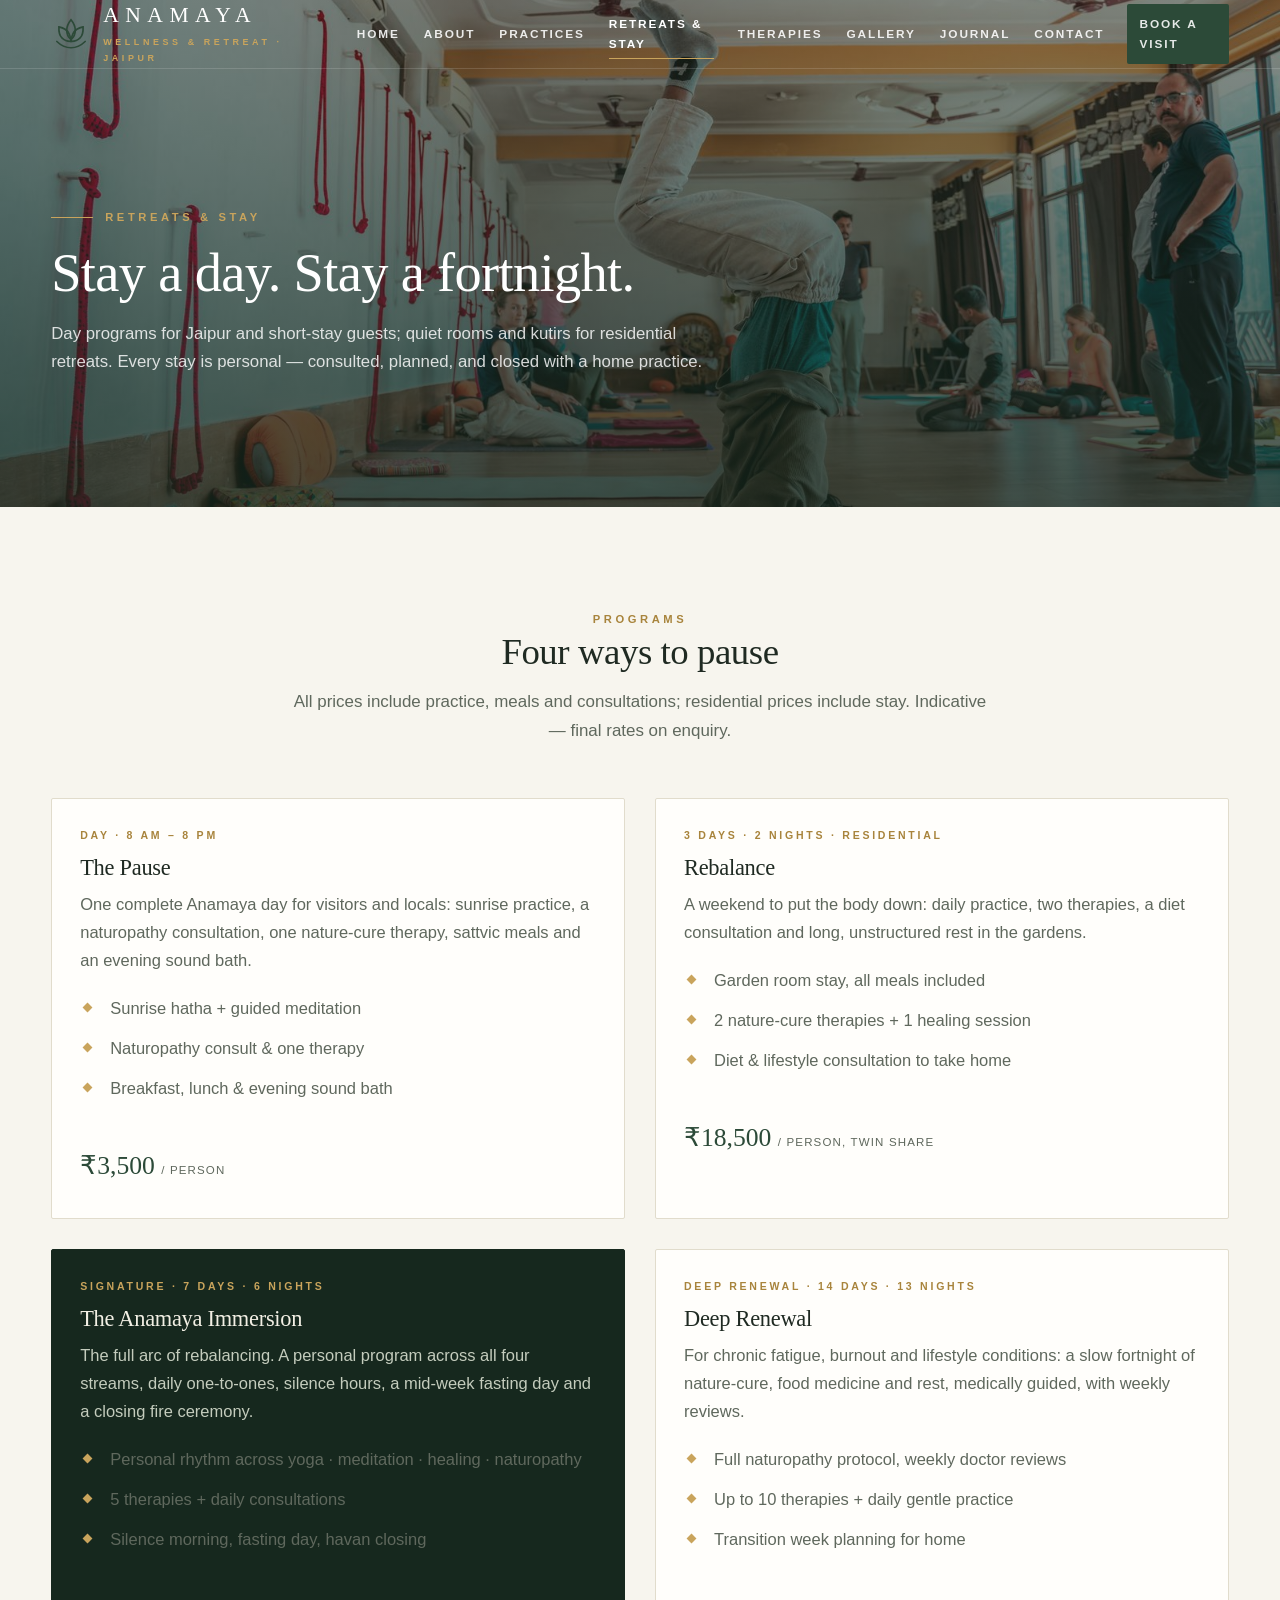
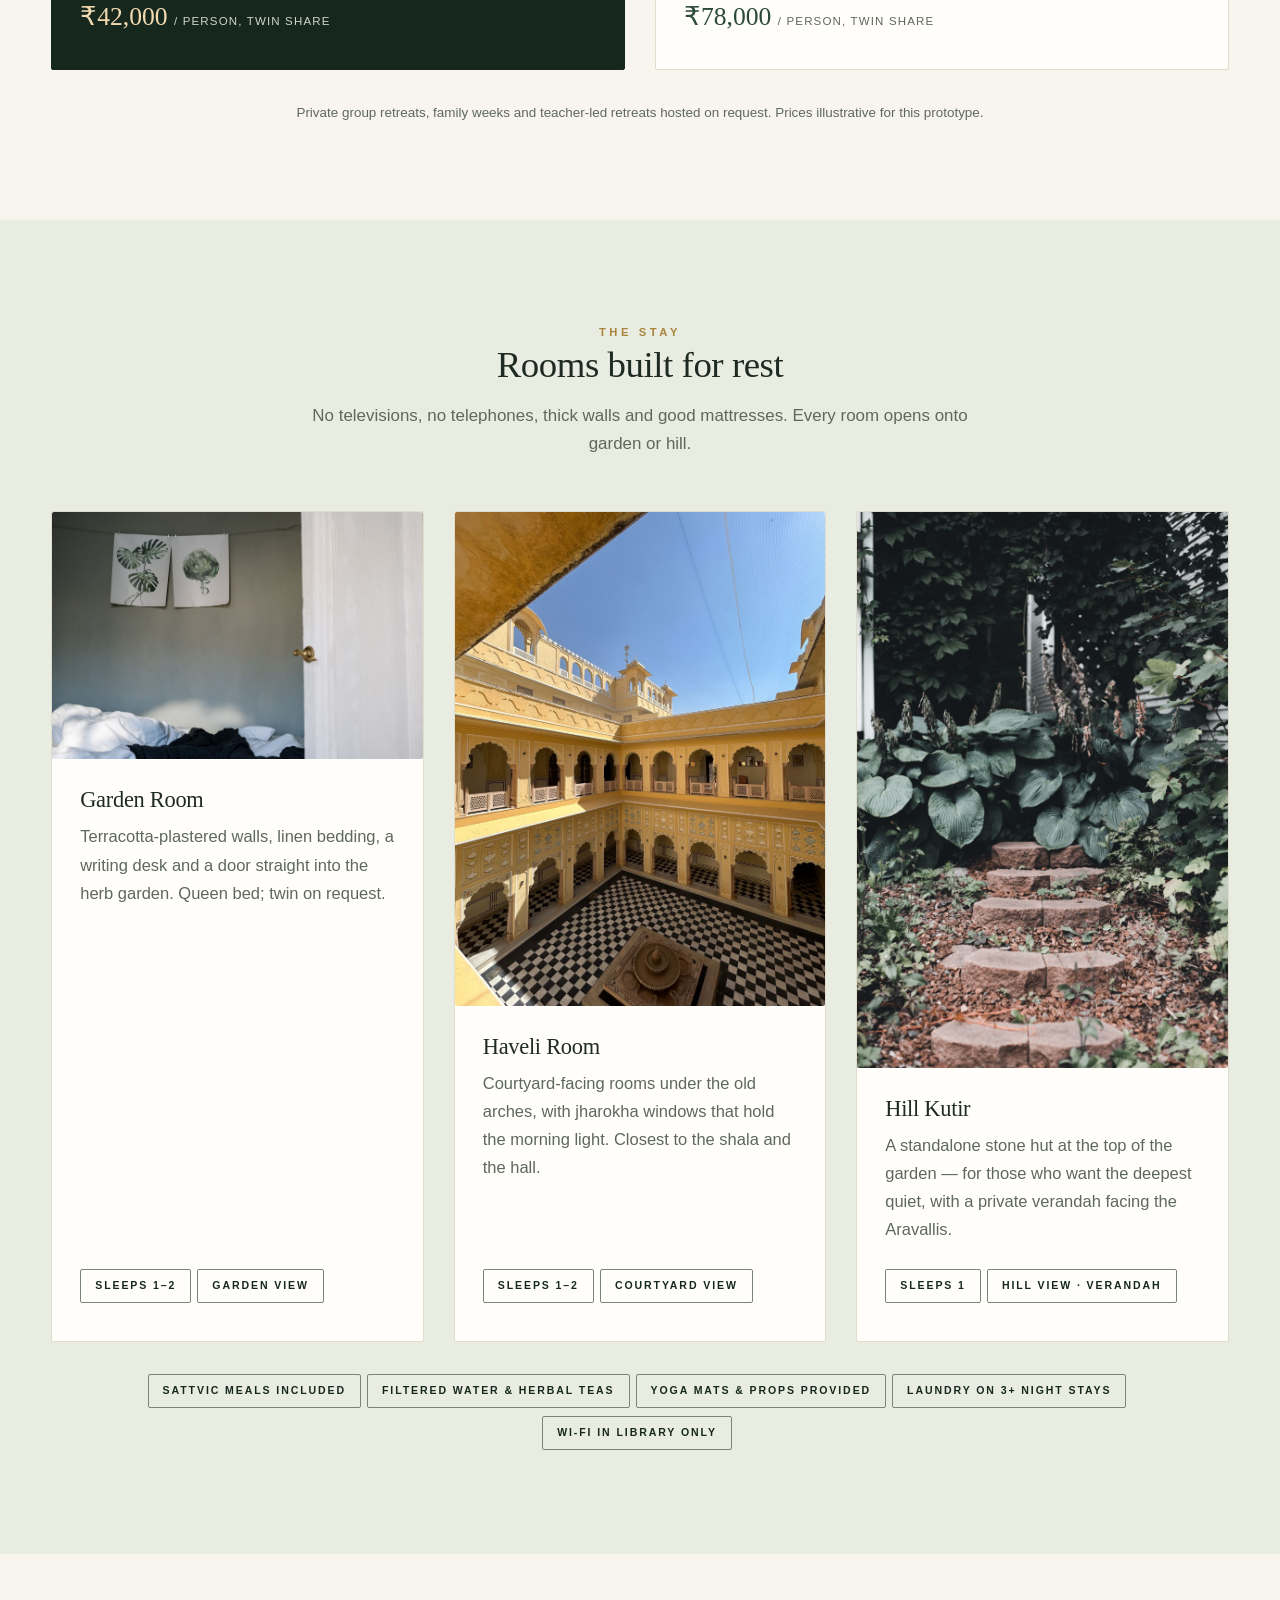
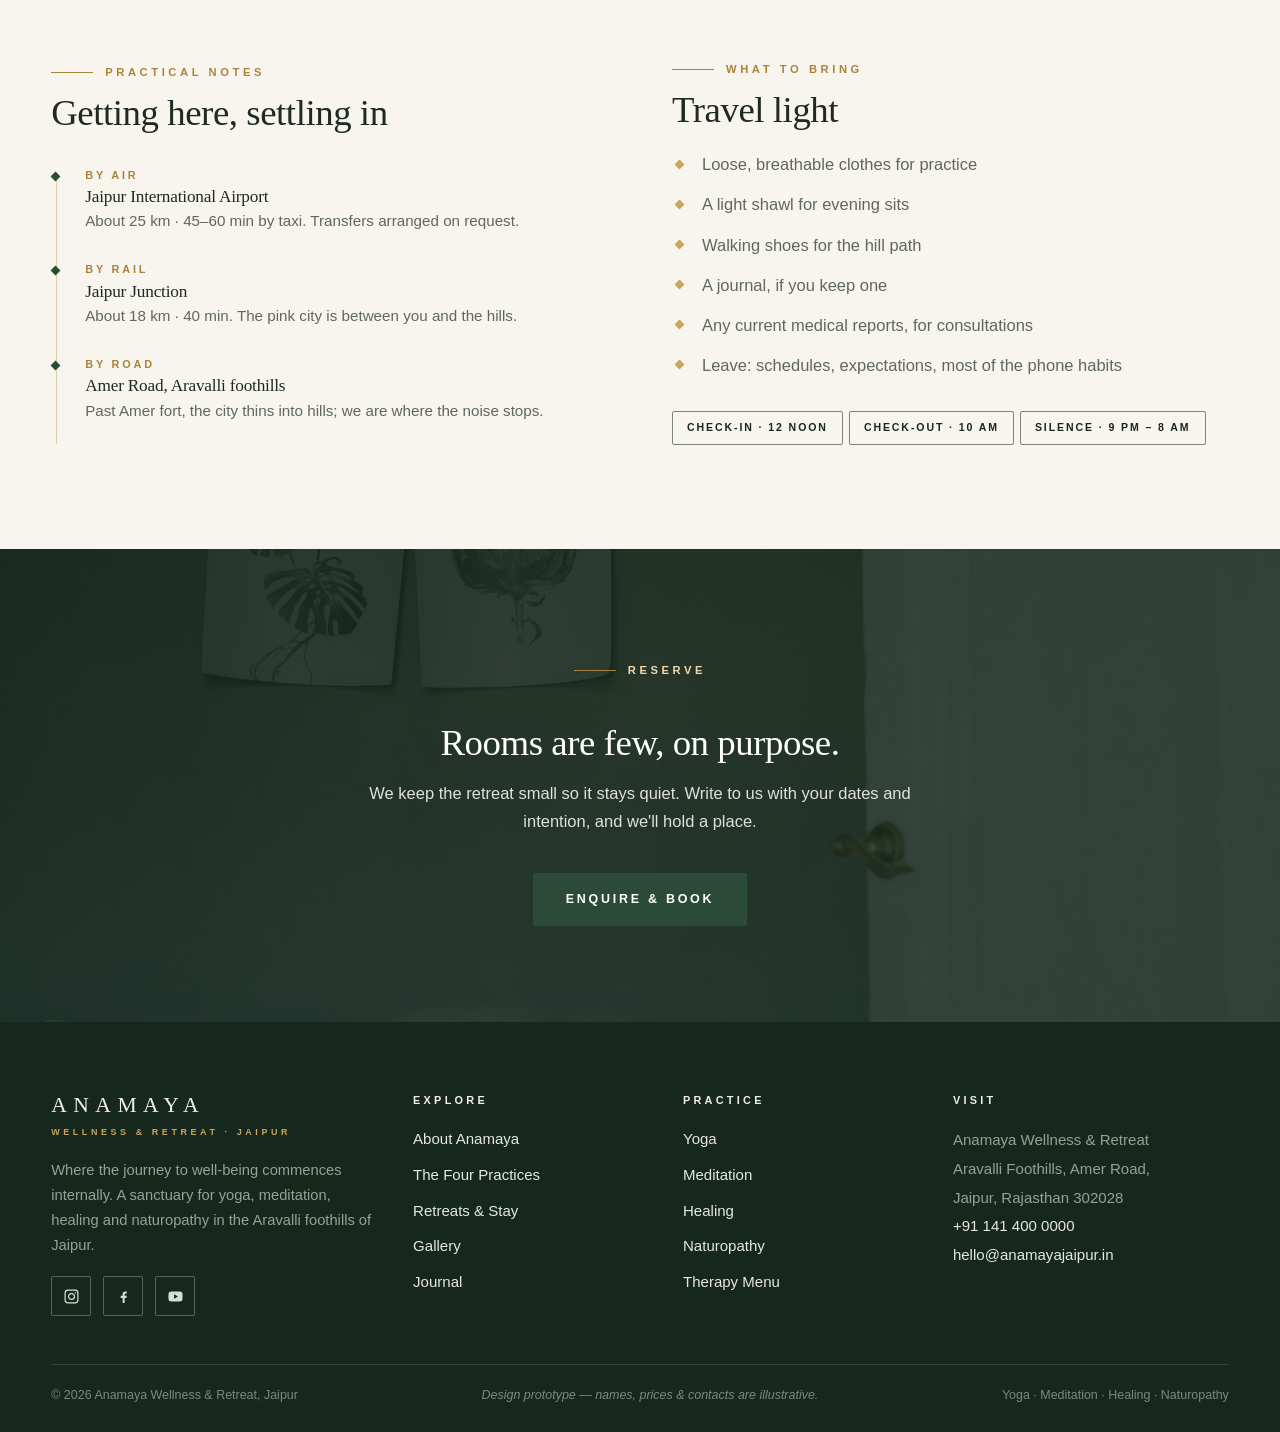
<file: retreats.html>
<!DOCTYPE html>
<html lang="en">
<head>
<meta charset="utf-8">
<meta name="viewport" content="width=device-width, initial-scale=1">
<title>Retreats &amp; Stay — Anamaya Wellness &amp; Retreat, Jaipur</title>
<meta name="description" content="Day programs and residential retreats at Anamaya Jaipur — The Pause, Rebalance, the 7-day Immersion and Deep Renewal, with quiet rooms and kutirs in the Aravalli foothills.">
<link rel="icon" type="image/svg+xml" href="assets/img/favicon.svg">
<link rel="stylesheet" href="assets/css/main.css">
</head>
<body>
<a class="skip-link" href="#main">Skip to content</a>

<header class="site-header">
  <div class="container header-inner">
    <a class="brand" href="index.html" aria-label="Anamaya Wellness and Retreat — home">
      <svg width="40" height="40" viewBox="0 0 48 48" fill="none" aria-hidden="true">
        <g stroke="#2c4a38" stroke-width="2" stroke-linecap="round" fill="none">
          <path d="M24 7c3.4 4.2 5.1 8.3 5.1 12.4 0 4.9-2.3 9-5.1 11.1-2.8-2.1-5.1-6.2-5.1-11.1C18.9 15.3 20.6 11.2 24 7z"/>
          <path d="M9.5 15.5c5.8 1.2 9.9 3.9 12.1 8 1.7 3.2 2 6.6 2.4 9.3-4 .2-8-1.2-10.9-4.1-2.7-2.8-3.9-7.2-3.6-13.2z"/>
          <path d="M38.5 15.5c-5.8 1.2-9.9 3.9-12.1 8-1.7 3.2-2 6.6-2.4 9.3 4 .2 8-1.2 10.9-4.1 2.7-2.8 3.9-7.2 3.6-13.2z"/>
          <path d="M7 33c5.2 5 11 7.5 17 7.5S35.8 38 41 33"/>
        </g>
      </svg>
      <span>
        <span class="brand-name">ANAMAYA</span>
        <span class="brand-sub">Wellness &amp; Retreat · Jaipur</span>
      </span>
    </a>
    <button class="nav-toggle" aria-expanded="false" aria-controls="primary-nav" aria-label="Toggle navigation"><span></span></button>
    <nav class="main-nav" id="primary-nav" aria-label="Primary">
      <ul>
        <li><a href="index.html">Home</a></li>
        <li><a href="about.html">About</a></li>
        <li><a href="practices.html">Practices</a></li>
        <li><a href="retreats.html" aria-current="page">Retreats &amp; Stay</a></li>
        <li><a href="therapies.html">Therapies</a></li>
        <li><a href="gallery.html">Gallery</a></li>
        <li><a href="journal.html">Journal</a></li>
        <li><a href="contact.html">Contact</a></li>
        <li class="nav-cta"><a class="btn btn--clay btn--small" href="contact.html">Book a Visit</a></li>
      </ul>
    </nav>
  </div>
</header>

<main id="main">

  <section class="page-hero page-hero--image">
    <img class="bg" src="assets/img/gallery-shala.jpg" alt="">
    <div class="veil"></div>
    <div class="container">
      <p class="eyebrow">Retreats &amp; Stay</p>
      <h1>Stay a day. Stay a fortnight.</h1>
      <p class="lede">Day programs for Jaipur and short-stay guests; quiet rooms and kutirs for residential retreats. Every stay is personal — consulted, planned, and closed with a home practice.</p>
    </div>
  </section>

  <!-- ============ PROGRAMS ============ -->
  <section class="section">
    <div class="container">
      <div class="section-head center" data-reveal>
        <p class="eyebrow">Programs</p>
        <h2>Four ways to pause</h2>
        <p class="lede">All prices include practice, meals and consultations; residential prices include stay. Indicative — final rates on enquiry.</p>
      </div>

      <div class="grid grid--2" id="pause">
        <article class="card" data-reveal>
          <div class="card__body">
            <p class="card__meta">Day · 8 am – 8 pm</p>
            <h3>The Pause</h3>
            <p>One complete Anamaya day for visitors and locals: sunrise practice, a naturopathy consultation, one nature-cure therapy, sattvic meals and an evening sound bath.</p>
            <ul class="checklist mt-1">
              <li>Sunrise hatha + guided meditation</li>
              <li>Naturopathy consult &amp; one therapy</li>
              <li>Breakfast, lunch &amp; evening sound bath</li>
            </ul>
            <p class="price-tag mt-2">₹3,500 <small>/ person</small></p>
          </div>
        </article>

        <article class="card" data-reveal id="rebalance">
          <div class="card__body">
            <p class="card__meta">3 Days · 2 Nights · Residential</p>
            <h3>Rebalance</h3>
            <p>A weekend to put the body down: daily practice, two therapies, a diet consultation and long, unstructured rest in the gardens.</p>
            <ul class="checklist mt-1">
              <li>Garden room stay, all meals included</li>
              <li>2 nature-cure therapies + 1 healing session</li>
              <li>Diet &amp; lifestyle consultation to take home</li>
            </ul>
            <p class="price-tag mt-2">₹18,500 <small>/ person, twin share</small></p>
          </div>
        </article>

        <article class="card card--deep" data-reveal id="immersion">
          <div class="card__body">
            <p class="card__meta" style="color: var(--gold);">Signature · 7 Days · 6 Nights</p>
            <h3>The Anamaya Immersion</h3>
            <p>The full arc of rebalancing. A personal program across all four streams, daily one-to-ones, silence hours, a mid-week fasting day and a closing fire ceremony.</p>
            <ul class="checklist mt-1">
              <li>Personal rhythm across yoga · meditation · healing · naturopathy</li>
              <li>5 therapies + daily consultations</li>
              <li>Silence morning, fasting day, havan closing</li>
            </ul>
            <p class="price-tag mt-2" style="color:#f3d9b0;">₹42,000 <small style="color:#cfd6c9;">/ person, twin share</small></p>
          </div>
        </article>

        <article class="card" data-reveal id="renewal">
          <div class="card__body">
            <p class="card__meta">Deep Renewal · 14 Days · 13 Nights</p>
            <h3>Deep Renewal</h3>
            <p>For chronic fatigue, burnout and lifestyle conditions: a slow fortnight of nature-cure, food medicine and rest, medically guided, with weekly reviews.</p>
            <ul class="checklist mt-1">
              <li>Full naturopathy protocol, weekly doctor reviews</li>
              <li>Up to 10 therapies + daily gentle practice</li>
              <li>Transition week planning for home</li>
            </ul>
            <p class="price-tag mt-2">₹78,000 <small>/ person, twin share</small></p>
          </div>
        </article>
      </div>

      <p class="center mt-3 form-note" data-reveal>Private group retreats, family weeks and teacher-led retreats hosted on request. Prices illustrative for this prototype.</p>
    </div>
  </section>

  <!-- ============ STAY ============ -->
  <section class="section section--sage" id="stay">
    <div class="container">
      <div class="section-head center" data-reveal>
        <p class="eyebrow">The Stay</p>
        <h2>Rooms built for rest</h2>
        <p class="lede">No televisions, no telephones, thick walls and good mattresses. Every room opens onto garden or hill.</p>
      </div>
      <div class="grid grid--3">
        <article class="card" data-reveal>
          <div class="frame"><img src="assets/img/stay-room.jpg" alt="Garden room in linen and soft light"></div>
          <div class="card__body">
            <h3>Garden Room</h3>
            <p>Terracotta-plastered walls, linen bedding, a writing desk and a door straight into the herb garden. Queen bed; twin on request.</p>
            <p class="card__foot"><span class="chip">Sleeps 1–2</span><span class="chip">Garden view</span></p>
          </div>
        </article>
        <article class="card" data-reveal>
          <div class="frame"><img src="assets/img/hero-courtyard.jpg" alt="Haveli rooms behind carved courtyard arches"></div>
          <div class="card__body">
            <h3>Haveli Room</h3>
            <p>Courtyard-facing rooms under the old arches, with jharokha windows that hold the morning light. Closest to the shala and the hall.</p>
            <p class="card__foot"><span class="chip">Sleeps 1–2</span><span class="chip">Courtyard view</span></p>
          </div>
        </article>
        <article class="card" data-reveal>
          <div class="frame"><img src="assets/img/garden-path.jpg" alt="Path leading to the hillside kutirs"></div>
          <div class="card__body">
            <h3>Hill Kutir</h3>
            <p>A standalone stone hut at the top of the garden — for those who want the deepest quiet, with a private verandah facing the Aravallis.</p>
            <p class="card__foot"><span class="chip">Sleeps 1</span><span class="chip">Hill view · verandah</span></p>
          </div>
        </article>
      </div>
      <div class="center mt-3" data-reveal>
        <span class="chip">Sattvic meals included</span><span class="chip">Filtered water &amp; herbal teas</span><span class="chip">Yoga mats &amp; props provided</span><span class="chip">Laundry on 3+ night stays</span><span class="chip">Wi-Fi in library only</span>
      </div>
    </div>
  </section>

  <!-- ============ PRACTICAL ============ -->
  <section class="section">
    <div class="container split">
      <div data-reveal>
        <p class="eyebrow">Practical Notes</p>
        <h2 class="mt-1">Getting here, settling in</h2>
        <ul class="timeline mt-3">
          <li><time>By air</time><h4>Jaipur International Airport</h4><p>About 25 km · 45–60 min by taxi. Transfers arranged on request.</p></li>
          <li><time>By rail</time><h4>Jaipur Junction</h4><p>About 18 km · 40 min. The pink city is between you and the hills.</p></li>
          <li><time>By road</time><h4>Amer Road, Aravalli foothills</h4><p>Past Amer fort, the city thins into hills; we are where the noise stops.</p></li>
        </ul>
      </div>
      <div data-reveal>
        <p class="eyebrow">What To Bring</p>
        <h2 class="mt-1">Travel light</h2>
        <ul class="checklist mt-2">
          <li>Loose, breathable clothes for practice</li>
          <li>A light shawl for evening sits</li>
          <li>Walking shoes for the hill path</li>
          <li>A journal, if you keep one</li>
          <li>Any current medical reports, for consultations</li>
          <li>Leave: schedules, expectations, most of the phone habits</li>
        </ul>
        <div class="mt-3">
          <span class="chip">Check-in · 12 noon</span><span class="chip">Check-out · 10 am</span><span class="chip">Silence · 9 pm – 8 am</span>
        </div>
      </div>
    </div>
  </section>

  <!-- ============ CTA ============ -->
  <section class="cta-band">
    <img class="bg" src="assets/img/stay-room.jpg" alt="">
    <div class="veil"></div>
    <div class="container inner">
      <p class="eyebrow" style="color: #f3d9b0;">Reserve</p>
      <h2 class="mt-1">Rooms are few, on purpose.</h2>
      <p>We keep the retreat small so it stays quiet. Write to us with your dates and intention, and we'll hold a place.</p>
      <div class="hero__actions" style="justify-content: center;">
        <a class="btn btn--clay" href="contact.html">Enquire &amp; Book</a>
      </div>
    </div>
  </section>
</main>

<footer class="site-footer">
  <div class="container footer-grid">
    <div class="footer-brand">
      <span class="brand-name">ANAMAYA</span>
      <span class="brand-sub">Wellness &amp; Retreat · Jaipur</span>
      <p>Where the journey to well-being commences internally. A sanctuary for yoga, meditation, healing and naturopathy in the Aravalli foothills of Jaipur.</p>
      <p class="footer-social">
        <a href="https://www.instagram.com/anamaya.jaipur" aria-label="Anamaya Jaipur on Instagram (illustrative handle)">
          <svg width="17" height="17" viewBox="0 0 24 24" fill="none" stroke="currentColor" stroke-width="1.7" aria-hidden="true"><rect x="3" y="3" width="18" height="18" rx="4"/><circle cx="12" cy="12" r="4.2"/><circle cx="17.3" cy="6.7" r="0.9" fill="currentColor" stroke="none"/></svg>
        </a>
        <a href="https://www.facebook.com/anamaya.jaipur" aria-label="Anamaya Jaipur on Facebook (illustrative handle)">
          <svg width="17" height="17" viewBox="0 0 24 24" fill="currentColor" aria-hidden="true"><path d="M13.6 21v-6.9h2.6l.4-3h-3V9.2c0-.9.3-1.6 1.6-1.6h1.5V4.9c-.3 0-1.2-.1-2.2-.1-2.2 0-3.8 1.4-3.8 3.9v2.4H8v3h2.7V21z"/></svg>
        </a>
        <a href="https://www.youtube.com/@anamaya.jaipur" aria-label="Anamaya Jaipur on YouTube (illustrative handle)">
          <svg width="17" height="17" viewBox="0 0 24 24" fill="currentColor" aria-hidden="true"><path d="M21.6 7.2a2.8 2.8 0 0 0-2-2C17.9 4.8 12 4.8 12 4.8s-5.9 0-7.6.4a2.8 2.8 0 0 0-2 2A29.4 29.4 0 0 0 2 12a29.4 29.4 0 0 0 .4 4.8 2.8 2.8 0 0 0 2 2c1.7.4 7.6.4 7.6.4s5.9 0 7.6-.4a2.8 2.8 0 0 0 2-2A29.4 29.4 0 0 0 22 12a29.4 29.4 0 0 0-.4-4.8zM10 15.2V8.8L15.5 12z"/></svg>
        </a>
      </p>
    </div>
    <div>
      <h4>Explore</h4>
      <ul>
        <li><a href="about.html">About Anamaya</a></li>
        <li><a href="practices.html">The Four Practices</a></li>
        <li><a href="retreats.html">Retreats &amp; Stay</a></li>
        <li><a href="gallery.html">Gallery</a></li>
        <li><a href="journal.html">Journal</a></li>
      </ul>
    </div>
    <div>
      <h4>Practice</h4>
      <ul>
        <li><a href="practices.html#yoga">Yoga</a></li>
        <li><a href="practices.html#meditation">Meditation</a></li>
        <li><a href="practices.html#healing">Healing</a></li>
        <li><a href="practices.html#naturopathy">Naturopathy</a></li>
        <li><a href="therapies.html">Therapy Menu</a></li>
      </ul>
    </div>
    <div>
      <h4>Visit</h4>
      <address>
        Anamaya Wellness &amp; Retreat<br>
        Aravalli Foothills, Amer Road,<br>
        Jaipur, Rajasthan 302028<br>
        <a href="tel:+911414000000">+91 141 400 0000</a><br>
        <a href="mailto:hello@anamayajaipur.in">hello@anamayajaipur.in</a>
      </address>
    </div>
  </div>
  <div class="container footer-bottom">
    <span>© <span data-year>2026</span> Anamaya Wellness &amp; Retreat, Jaipur</span>
    <span class="proto-note">Design prototype — names, prices &amp; contacts are illustrative.</span>
    <span>Yoga · Meditation · Healing · Naturopathy</span>
  </div>
</footer>

<button class="back-top" aria-label="Back to top">↑</button>
<script src="assets/js/main.js"></script>
</body>
</html>
</file>
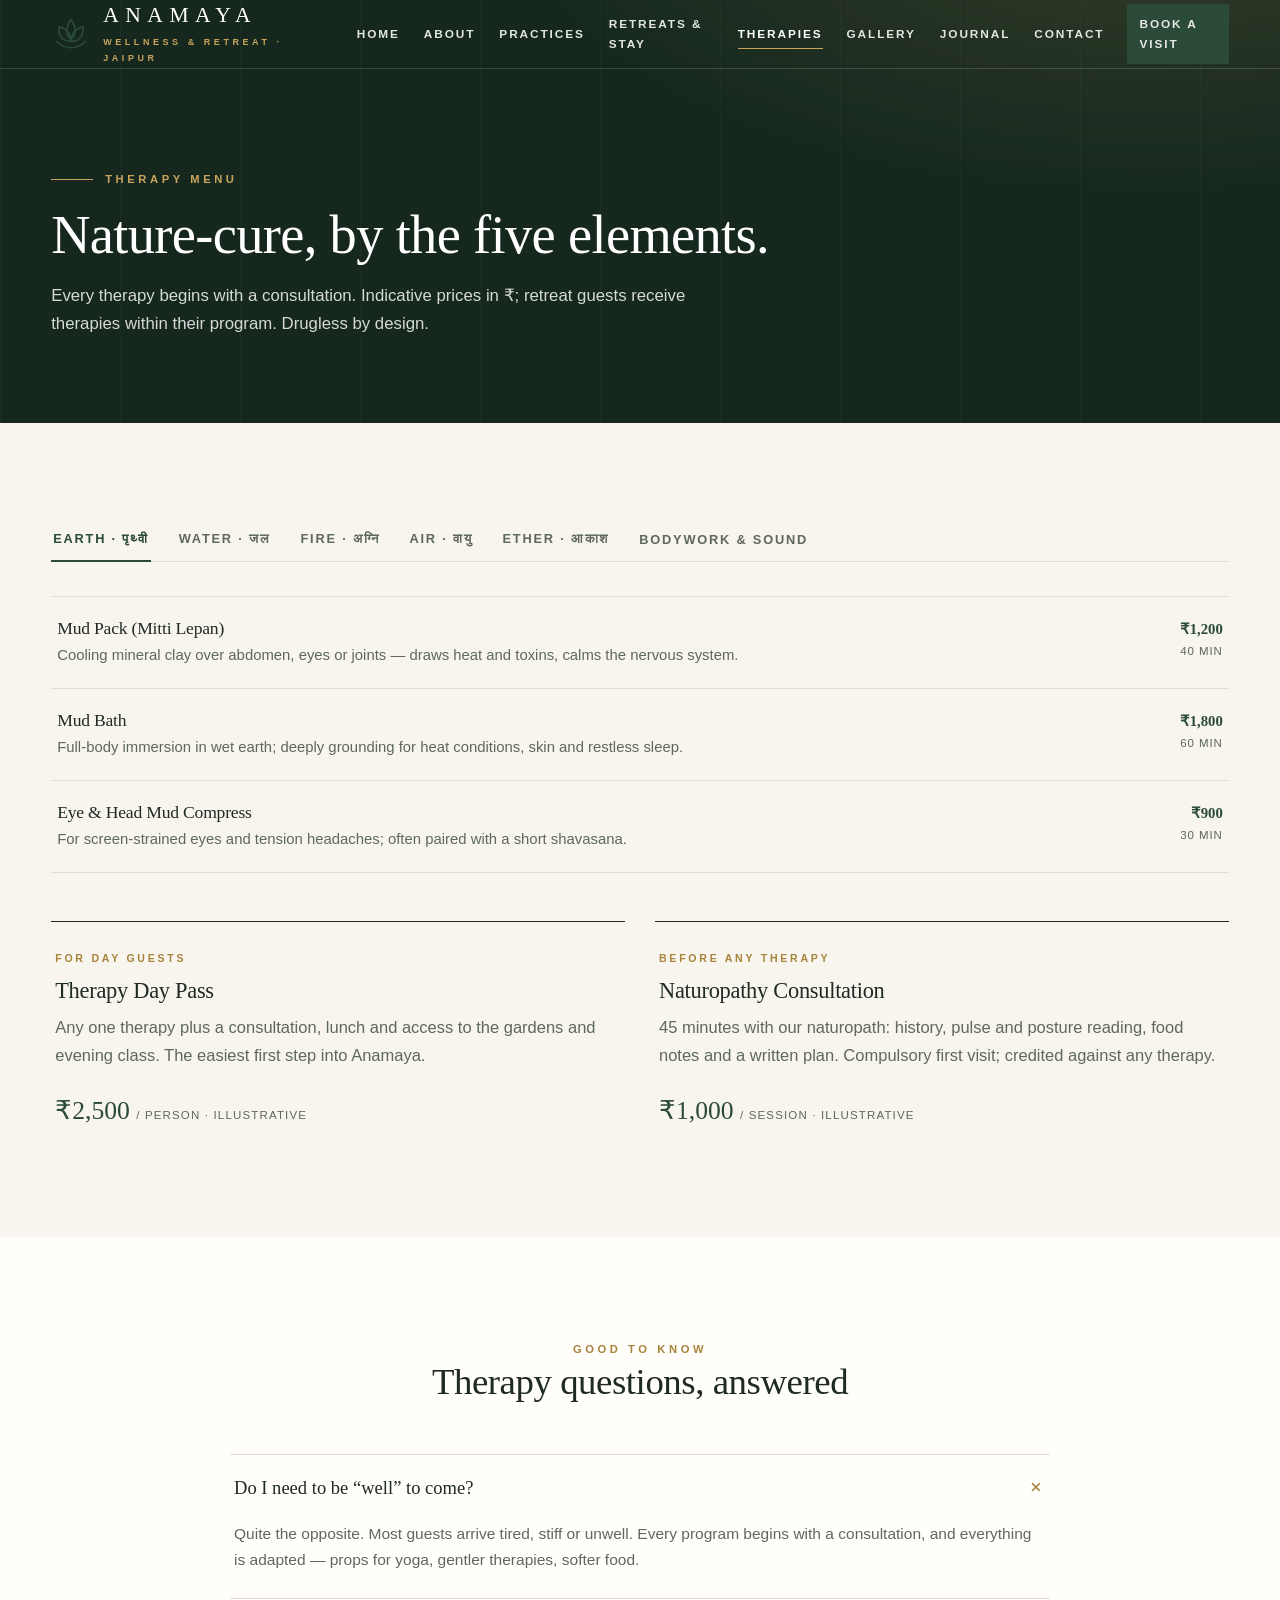
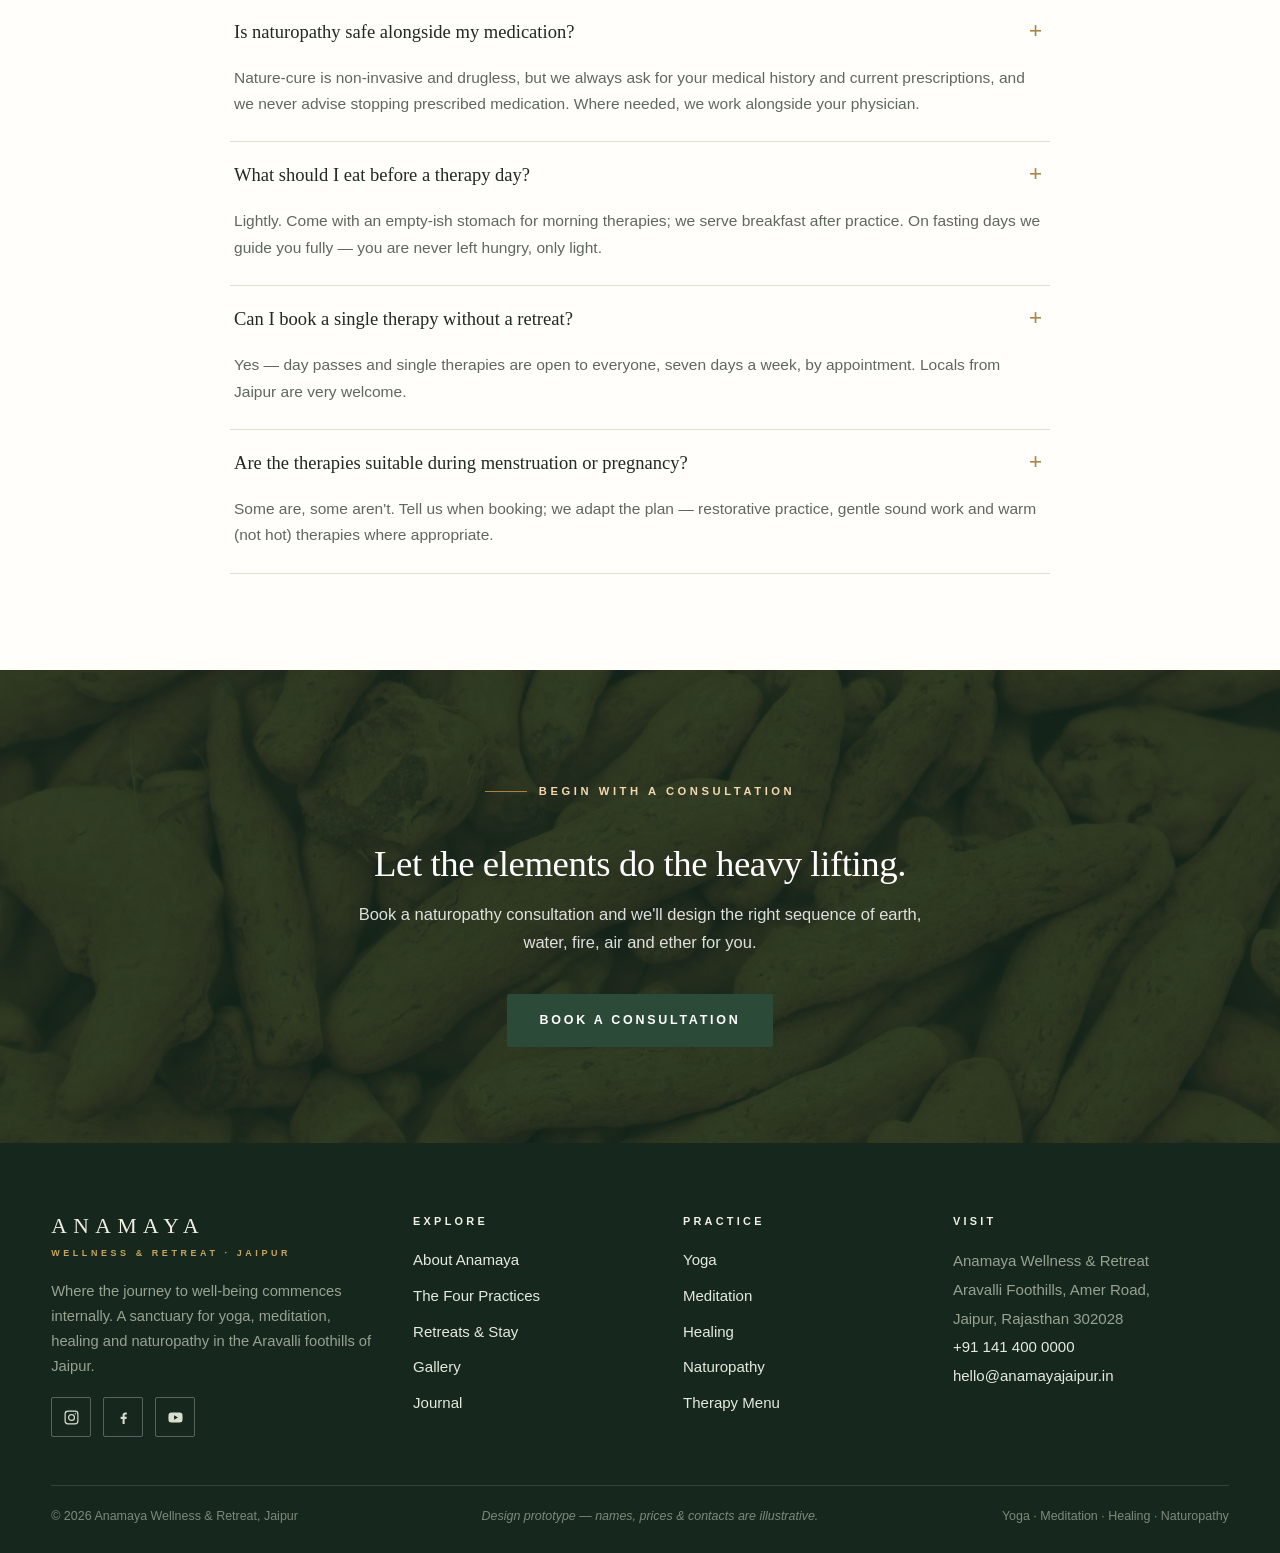
<file: therapies.html>
<!DOCTYPE html>
<html lang="en">
<head>
<meta charset="utf-8">
<meta name="viewport" content="width=device-width, initial-scale=1">
<title>Therapies — Five-Element Nature-Cure Menu | Anamaya Jaipur</title>
<meta name="description" content="The Anamaya therapy menu: earth, water, fire, air and ether treatments — mud therapy, hydrotherapy, steam, breath and fasting — plus bodywork, sound healing and day passes.">
<link rel="icon" type="image/svg+xml" href="assets/img/favicon.svg">
<link rel="stylesheet" href="assets/css/main.css">
</head>
<body>
<a class="skip-link" href="#main">Skip to content</a>

<header class="site-header">
  <div class="container header-inner">
    <a class="brand" href="index.html" aria-label="Anamaya Wellness and Retreat — home">
      <svg width="40" height="40" viewBox="0 0 48 48" fill="none" aria-hidden="true">
        <g stroke="#2c4a38" stroke-width="2" stroke-linecap="round" fill="none">
          <path d="M24 7c3.4 4.2 5.1 8.3 5.1 12.4 0 4.9-2.3 9-5.1 11.1-2.8-2.1-5.1-6.2-5.1-11.1C18.9 15.3 20.6 11.2 24 7z"/>
          <path d="M9.5 15.5c5.8 1.2 9.9 3.9 12.1 8 1.7 3.2 2 6.6 2.4 9.3-4 .2-8-1.2-10.9-4.1-2.7-2.8-3.9-7.2-3.6-13.2z"/>
          <path d="M38.5 15.5c-5.8 1.2-9.9 3.9-12.1 8-1.7 3.2-2 6.6-2.4 9.3 4 .2 8-1.2 10.9-4.1 2.7-2.8 3.9-7.2 3.6-13.2z"/>
          <path d="M7 33c5.2 5 11 7.5 17 7.5S35.8 38 41 33"/>
        </g>
      </svg>
      <span>
        <span class="brand-name">ANAMAYA</span>
        <span class="brand-sub">Wellness &amp; Retreat · Jaipur</span>
      </span>
    </a>
    <button class="nav-toggle" aria-expanded="false" aria-controls="primary-nav" aria-label="Toggle navigation"><span></span></button>
    <nav class="main-nav" id="primary-nav" aria-label="Primary">
      <ul>
        <li><a href="index.html">Home</a></li>
        <li><a href="about.html">About</a></li>
        <li><a href="practices.html">Practices</a></li>
        <li><a href="retreats.html">Retreats &amp; Stay</a></li>
        <li><a href="therapies.html" aria-current="page">Therapies</a></li>
        <li><a href="gallery.html">Gallery</a></li>
        <li><a href="journal.html">Journal</a></li>
        <li><a href="contact.html">Contact</a></li>
        <li class="nav-cta"><a class="btn btn--clay btn--small" href="contact.html">Book a Visit</a></li>
      </ul>
    </nav>
  </div>
</header>

<main id="main">

  <section class="page-hero">
    <div class="container">
      <p class="eyebrow">Therapy Menu</p>
      <h1>Nature-cure, by the five elements.</h1>
      <p class="lede">Every therapy begins with a consultation. Indicative prices in ₹; retreat guests receive therapies within their program. Drugless by design.</p>
    </div>
  </section>

  <!-- ============ ELEMENT TABS ============ -->
  <section class="section">
    <div class="container">
      <div class="tabs" data-tabs data-reveal>
        <div class="tabs__bar" role="tablist" aria-label="Therapies by element">
          <button class="tabs__btn" role="tab" id="tab-earth" aria-controls="panel-earth" aria-selected="true">Earth · पृथ्वी</button>
          <button class="tabs__btn" role="tab" id="tab-water" aria-controls="panel-water" aria-selected="false">Water · जल</button>
          <button class="tabs__btn" role="tab" id="tab-fire" aria-controls="panel-fire" aria-selected="false">Fire · अग्नि</button>
          <button class="tabs__btn" role="tab" id="tab-air" aria-controls="panel-air" aria-selected="false">Air · वायु</button>
          <button class="tabs__btn" role="tab" id="tab-ether" aria-controls="panel-ether" aria-selected="false">Ether · आकाश</button>
          <button class="tabs__btn" role="tab" id="tab-body" aria-controls="panel-body" aria-selected="false">Bodywork &amp; Sound</button>
        </div>

        <div class="tabs__panel" id="panel-earth" role="tabpanel" aria-labelledby="tab-earth">
          <ul class="therapy-list">
            <li><h4>Mud Pack (Mitti Lepan)</h4><p class="desc">Cooling mineral clay over abdomen, eyes or joints — draws heat and toxins, calms the nervous system.</p><span class="meta">₹1,200<small>40 min</small></span></li>
            <li><h4>Mud Bath</h4><p class="desc">Full-body immersion in wet earth; deeply grounding for heat conditions, skin and restless sleep.</p><span class="meta">₹1,800<small>60 min</small></span></li>
            <li><h4>Eye &amp; Head Mud Compress</h4><p class="desc">For screen-strained eyes and tension headaches; often paired with a short shavasana.</p><span class="meta">₹900<small>30 min</small></span></li>
          </ul>
        </div>

        <div class="tabs__panel" id="panel-water" role="tabpanel" aria-labelledby="tab-water" hidden>
          <ul class="therapy-list">
            <li><h4>Hydrotherapy Bath</h4><p class="desc">Contrast and immersion baths to move circulation and wake the lymph — brisk, then blissful.</p><span class="meta">₹1,500<small>45 min</small></span></li>
            <li><h4>Wet Pack (Snana Kosha)</h4><p class="desc">Warm-to-cool linen wraps for detoxification of congested, sensitive areas.</p><span class="meta">₹1,400<small>45 min</small></span></li>
            <li><h4>Spinal / Hip Bath</h4><p class="desc">Seated cool-water bath for pelvic congestion, digestive heat and lower-back tension.</p><span class="meta">₹900<small>25 min</small></span></li>
            <li><h4>Steam &amp; Herbal Steam (Swedana)</h4><p class="desc">Opens pores and airways; herbal decoctions chosen at consultation.</p><span class="meta">₹800<small>20 min</small></span></li>
          </ul>
        </div>

        <div class="tabs__panel" id="panel-fire" role="tabpanel" aria-labelledby="tab-fire" hidden>
          <ul class="therapy-list">
            <li><h4>Sun Bath (Atapa Sevana)</h4><p class="desc">Guided morning sun exposure with oil application — metabolism, mood and bone health.</p><span class="meta">₹700<small>30 min</small></span></li>
            <li><h4>Warm Stone &amp; Potli Compress</h4><p class="desc">Herb-filled boluses and warm stones for stiff muscles and cold, heavy constitutions.</p><span class="meta">₹1,600<small>50 min</small></span></li>
            <li><h4>Colour-Charged Oil / Water Session</h4><p class="desc">Chromotherapy in the nature-cure tradition, for mood and sleep rhythms.</p><span class="meta">₹800<small>30 min</small></span></li>
          </ul>
        </div>

        <div class="tabs__panel" id="panel-air" role="tabpanel" aria-labelledby="tab-air" hidden>
          <ul class="therapy-list">
            <li><h4>Open-Air Breath Session</h4><p class="desc">Pranayama and conscious breathing walks on the hill path with a teacher.</p><span class="meta">₹700<small>45 min</small></span></li>
            <li><h4>Open-Air Bath &amp; Rest</h4><p class="desc">Guided sun-and-air rest on the upper lawn; simple, ancient, surprisingly powerful.</p><span class="meta">Included<small>with stay</small></span></li>
          </ul>
        </div>

        <div class="tabs__panel" id="panel-ether" role="tabpanel" aria-labelledby="tab-ether" hidden>
          <ul class="therapy-list">
            <li><h4>Guided Fasting Day</h4><p class="desc">A medically supervised fast or mono-diet day with rest, warm water and evening enema option — the classical ether therapy.</p><span class="meta">₹2,500<small>full day</small></span></li>
            <li><h4>Silence (Mauna) Half-Day</h4><p class="desc">Held silence from dawn to lunch, with journaling prompts and a closing conversation.</p><span class="meta">Included<small>with stay</small></span></li>
          </ul>
        </div>

        <div class="tabs__panel" id="panel-body" role="tabpanel" aria-labelledby="tab-body" hidden>
          <ul class="therapy-list">
            <li><h4>Abhyanga — Warm Oil Massage</h4><p class="desc">Long-stroke Ayurvedic bodywork; oils chosen to your constitution.</p><span class="meta">₹2,200<small>60 min</small></span></li>
            <li><h4>Shirodhara</h4><p class="desc">A continuous stream of warm oil over the forehead — the great mind-quieter.</p><span class="meta">₹2,800<small>45 min</small></span></li>
            <li><h4>Marma &amp; Energy Work</h4><p class="desc">Gentle stimulation of vital points to release held tension and emotion.</p><span class="meta">₹2,000<small>60 min</small></span></li>
            <li><h4>Reflexology / Acupressure</h4><p class="desc">Foot and hand point work for sleep, digestion and stress.</p><span class="meta">₹1,400<small>45 min</small></span></li>
            <li><h4>Sound Healing — One to One</h4><p class="desc">Bowls and gongs placed around the body; a bath of vibration.</p><span class="meta">₹1,800<small>50 min</small></span></li>
          </ul>
        </div>
      </div>

      <div class="grid grid--2 mt-4">
        <article class="card card--flat" data-reveal>
          <div class="card__body">
            <p class="card__meta">For Day Guests</p>
            <h3>Therapy Day Pass</h3>
            <p>Any one therapy plus a consultation, lunch and access to the gardens and evening class. The easiest first step into Anamaya.</p>
            <p class="price-tag mt-1">₹2,500 <small>/ person · illustrative</small></p>
          </div>
        </article>
        <article class="card card--flat" data-reveal>
          <div class="card__body">
            <p class="card__meta">Before Any Therapy</p>
            <h3>Naturopathy Consultation</h3>
            <p>45 minutes with our naturopath: history, pulse and posture reading, food notes and a written plan. Compulsory first visit; credited against any therapy.</p>
            <p class="price-tag mt-1">₹1,000 <small>/ session · illustrative</small></p>
          </div>
        </article>
      </div>
    </div>
  </section>

  <!-- ============ FAQ ============ -->
  <section class="section section--paper">
    <div class="container" style="max-width: 820px;">
      <div class="section-head center" data-reveal>
        <p class="eyebrow">Good To Know</p>
        <h2>Therapy questions, answered</h2>
      </div>
      <div class="accordion" data-reveal>
        <div class="accordion__item">
          <button class="accordion__btn" aria-expanded="true" aria-controls="faq1">Do I need to be “well” to come?</button>
          <div class="accordion__panel" id="faq1"><p>Quite the opposite. Most guests arrive tired, stiff or unwell. Every program begins with a consultation, and everything is adapted — props for yoga, gentler therapies, softer food.</p></div>
        </div>
        <div class="accordion__item">
          <button class="accordion__btn" aria-expanded="false" aria-controls="faq2">Is naturopathy safe alongside my medication?</button>
          <div class="accordion__panel" id="faq2"><p>Nature-cure is non-invasive and drugless, but we always ask for your medical history and current prescriptions, and we never advise stopping prescribed medication. Where needed, we work alongside your physician.</p></div>
        </div>
        <div class="accordion__item">
          <button class="accordion__btn" aria-expanded="false" aria-controls="faq3">What should I eat before a therapy day?</button>
          <div class="accordion__panel" id="faq3"><p>Lightly. Come with an empty-ish stomach for morning therapies; we serve breakfast after practice. On fasting days we guide you fully — you are never left hungry, only light.</p></div>
        </div>
        <div class="accordion__item">
          <button class="accordion__btn" aria-expanded="false" aria-controls="faq4">Can I book a single therapy without a retreat?</button>
          <div class="accordion__panel" id="faq4"><p>Yes — day passes and single therapies are open to everyone, seven days a week, by appointment. Locals from Jaipur are very welcome.</p></div>
        </div>
        <div class="accordion__item">
          <button class="accordion__btn" aria-expanded="false" aria-controls="faq5">Are the therapies suitable during menstruation or pregnancy?</button>
          <div class="accordion__panel" id="faq5"><p>Some are, some aren't. Tell us when booking; we adapt the plan — restorative practice, gentle sound work and warm (not hot) therapies where appropriate.</p></div>
        </div>
      </div>
    </div>
  </section>

  <!-- ============ CTA ============ -->
  <section class="cta-band">
    <img class="bg" src="assets/img/practice-naturopathy.jpg" alt="">
    <div class="veil"></div>
    <div class="container inner">
      <p class="eyebrow" style="color: #f3d9b0;">Begin With a Consultation</p>
      <h2 class="mt-1">Let the elements do the heavy lifting.</h2>
      <p>Book a naturopathy consultation and we'll design the right sequence of earth, water, fire, air and ether for you.</p>
      <div class="hero__actions" style="justify-content: center;">
        <a class="btn btn--clay" href="contact.html">Book a Consultation</a>
      </div>
    </div>
  </section>
</main>

<footer class="site-footer">
  <div class="container footer-grid">
    <div class="footer-brand">
      <span class="brand-name">ANAMAYA</span>
      <span class="brand-sub">Wellness &amp; Retreat · Jaipur</span>
      <p>Where the journey to well-being commences internally. A sanctuary for yoga, meditation, healing and naturopathy in the Aravalli foothills of Jaipur.</p>
      <p class="footer-social">
        <a href="https://www.instagram.com/anamaya.jaipur" aria-label="Anamaya Jaipur on Instagram (illustrative handle)">
          <svg width="17" height="17" viewBox="0 0 24 24" fill="none" stroke="currentColor" stroke-width="1.7" aria-hidden="true"><rect x="3" y="3" width="18" height="18" rx="4"/><circle cx="12" cy="12" r="4.2"/><circle cx="17.3" cy="6.7" r="0.9" fill="currentColor" stroke="none"/></svg>
        </a>
        <a href="https://www.facebook.com/anamaya.jaipur" aria-label="Anamaya Jaipur on Facebook (illustrative handle)">
          <svg width="17" height="17" viewBox="0 0 24 24" fill="currentColor" aria-hidden="true"><path d="M13.6 21v-6.9h2.6l.4-3h-3V9.2c0-.9.3-1.6 1.6-1.6h1.5V4.9c-.3 0-1.2-.1-2.2-.1-2.2 0-3.8 1.4-3.8 3.9v2.4H8v3h2.7V21z"/></svg>
        </a>
        <a href="https://www.youtube.com/@anamaya.jaipur" aria-label="Anamaya Jaipur on YouTube (illustrative handle)">
          <svg width="17" height="17" viewBox="0 0 24 24" fill="currentColor" aria-hidden="true"><path d="M21.6 7.2a2.8 2.8 0 0 0-2-2C17.9 4.8 12 4.8 12 4.8s-5.9 0-7.6.4a2.8 2.8 0 0 0-2 2A29.4 29.4 0 0 0 2 12a29.4 29.4 0 0 0 .4 4.8 2.8 2.8 0 0 0 2 2c1.7.4 7.6.4 7.6.4s5.9 0 7.6-.4a2.8 2.8 0 0 0 2-2A29.4 29.4 0 0 0 22 12a29.4 29.4 0 0 0-.4-4.8zM10 15.2V8.8L15.5 12z"/></svg>
        </a>
      </p>
    </div>
    <div>
      <h4>Explore</h4>
      <ul>
        <li><a href="about.html">About Anamaya</a></li>
        <li><a href="practices.html">The Four Practices</a></li>
        <li><a href="retreats.html">Retreats &amp; Stay</a></li>
        <li><a href="gallery.html">Gallery</a></li>
        <li><a href="journal.html">Journal</a></li>
      </ul>
    </div>
    <div>
      <h4>Practice</h4>
      <ul>
        <li><a href="practices.html#yoga">Yoga</a></li>
        <li><a href="practices.html#meditation">Meditation</a></li>
        <li><a href="practices.html#healing">Healing</a></li>
        <li><a href="practices.html#naturopathy">Naturopathy</a></li>
        <li><a href="therapies.html">Therapy Menu</a></li>
      </ul>
    </div>
    <div>
      <h4>Visit</h4>
      <address>
        Anamaya Wellness &amp; Retreat<br>
        Aravalli Foothills, Amer Road,<br>
        Jaipur, Rajasthan 302028<br>
        <a href="tel:+911414000000">+91 141 400 0000</a><br>
        <a href="mailto:hello@anamayajaipur.in">hello@anamayajaipur.in</a>
      </address>
    </div>
  </div>
  <div class="container footer-bottom">
    <span>© <span data-year>2026</span> Anamaya Wellness &amp; Retreat, Jaipur</span>
    <span class="proto-note">Design prototype — names, prices &amp; contacts are illustrative.</span>
    <span>Yoga · Meditation · Healing · Naturopathy</span>
  </div>
</footer>

<button class="back-top" aria-label="Back to top">↑</button>
<script src="assets/js/main.js"></script>
</body>
</html>
</file>
<file: assets/css/main.css>
/* ==========================================================================
   ANAMAYA — Wellness & Retreat, Jaipur
   Design system v2 · "Quiet luxury editorial"
   Ivory / pine / gold · sharp geometry · thin serif display · hairlines.
   Plain CSS (no nesting, no :has) for broad cross-browser support.
   ========================================================================== */

:root {
  /* palette (names kept stable; values = new look) */
  --cream: #f7f5ee;        /* page background, warm ivory */
  --cream-2: #efece1;      /* alternate band */
  --paper: #fffefb;        /* card surface */
  --ink: #1f2a22;          /* near-black green */
  --ink-soft: #5f685d;     /* body copy */
  --clay: #a8843c;         /* accent gold-deep (eyebrows, links) */
  --clay-deep: #2c4a38;    /* primary pine */
  --clay-soft: #e6dcc4;    /* sand */
  --sage: #7a8577;         /* mid green */
  --sage-deep: #16281e;    /* deepest pine (bands, footer) */
  --sage-soft: #e9ece1;    /* pale moss band */
  --gold: #c9a45c;         /* bright gold */
  --line: #e1dccc;         /* hairline */
  --shadow: 0 24px 48px -24px rgba(31, 42, 34, 0.25);
  --offset: 16px;          /* signature offset frame */
  --radius: 2px;
  --font-display: Georgia, "Times New Roman", "Noto Serif", serif;
  --font-body: -apple-system, BlinkMacSystemFont, "Segoe UI", Roboto,
    "Helvetica Neue", Arial, "Noto Sans", sans-serif;
  --header-h: 68px;
}

* { margin: 0; padding: 0; box-sizing: border-box; }

html { scroll-behavior: smooth; }
@media (prefers-reduced-motion: reduce) {
  html { scroll-behavior: auto; }
  *, *::before, *::after {
    animation-duration: 0.01ms !important;
    animation-iteration-count: 1 !important;
    transition-duration: 0.01ms !important;
  }
}

body {
  font-family: var(--font-body);
  font-size: 16.5px;
  line-height: 1.7;
  color: var(--ink);
  background: var(--cream);
  -webkit-font-smoothing: antialiased;
}

img { max-width: 100%; display: block; }
a { color: var(--clay-deep); text-decoration: none; }
a:hover { text-decoration: underline; }
button { font-family: inherit; cursor: pointer; }

h1, h2, h3, h4 {
  font-family: var(--font-display);
  font-weight: 400;
  line-height: 1.12;
  color: var(--ink);
  letter-spacing: -0.012em;
}
h1 { font-size: 3.1rem; }
h2 { font-size: 2.3rem; }
h3 { font-size: 1.4rem; }
h4 { font-size: 1.08rem; }
h1 em, h2 em { font-style: italic; color: var(--clay); }

p { color: var(--ink-soft); }
strong { color: var(--ink); }

.container { width: min(1180px, 92%); margin: 0 auto; }

.skip-link {
  position: absolute; left: -999px; top: 0;
  background: var(--ink); color: #fff; padding: 10px 18px; z-index: 300;
}
.skip-link:focus { left: 12px; top: 12px; }

/* --------------------------------------------------------------------------
   Type helpers
   -------------------------------------------------------------------------- */
.eyebrow {
  display: inline-flex; align-items: center; gap: 12px;
  font-size: 0.7rem; letter-spacing: 0.32em; text-transform: uppercase;
  color: var(--clay); font-weight: 600;
}
.eyebrow::before { content: ""; width: 42px; height: 1px; background: var(--clay); }
.eyebrow .dev { letter-spacing: 0.08em; font-size: 0.95rem; font-family: var(--font-display); }

.section { padding: 96px 0; }
.section--tight { padding: 64px 0; }
.section--paper { background: var(--paper); }
.section--sage { background: var(--sage-soft); }
.section--clay { background: var(--clay-soft); }
.section--deep { background: var(--sage-deep); }
.section--deep h2, .section--deep h3, .section--deep h4 { color: #f2efe4; }
.section--deep p { color: #c4ccbd; }

.section-head { max-width: 700px; margin-bottom: 52px; }
.section-head.center { margin-left: auto; margin-right: auto; text-align: center; }
.section-head.center .eyebrow { justify-content: center; }
.section-head.center .eyebrow::before { display: none; }
.section-head p.lede { margin-top: 16px; font-size: 1.06rem; }

.divider-glyph {
  display: flex; align-items: center; gap: 16px;
  color: var(--gold); justify-content: center; margin: 0 auto;
}
.divider-glyph::before, .divider-glyph::after {
  content: ""; height: 1px; width: 70px; background: var(--line);
}

/* --------------------------------------------------------------------------
   Buttons — sharp, letterspaced
   -------------------------------------------------------------------------- */
.btn {
  display: inline-block; padding: 15px 32px; border-radius: var(--radius);
  font-size: 0.78rem; font-weight: 600; letter-spacing: 0.22em;
  border: 1px solid transparent; transition: all 0.25s ease;
  text-transform: uppercase;
}
.btn:hover { text-decoration: none; }
.btn--clay { background: var(--clay-deep); color: #fff; }
.btn--clay:hover { background: var(--sage-deep); }
.btn--ghost { border-color: var(--ink); color: var(--ink); background: transparent; }
.btn--ghost:hover { background: var(--ink); color: var(--cream); }
.btn--ghost-light { border-color: rgba(255, 255, 255, 0.65); color: #fff; background: transparent; }
.btn--ghost-light:hover { background: #fff; color: var(--sage-deep); }
.btn--small { padding: 10px 20px; font-size: 0.7rem; }

.text-link {
  font-weight: 600; font-size: 0.76rem; letter-spacing: 0.2em;
  text-transform: uppercase; color: var(--clay-deep);
  border-bottom: 1px solid var(--gold); padding-bottom: 4px;
}
.text-link:hover { border-color: var(--clay-deep); text-decoration: none; }

/* --------------------------------------------------------------------------
   Header — transparent over heroes, solid on scroll
   -------------------------------------------------------------------------- */
.site-header {
  position: fixed; top: 0; left: 0; right: 0; z-index: 120;
  background: transparent;
  border-bottom: 1px solid rgba(255, 255, 255, 0.14);
  transition: background 0.3s ease, border-color 0.3s ease, box-shadow 0.3s ease;
}
.site-header.scrolled {
  background: rgba(247, 245, 238, 0.96);
  -webkit-backdrop-filter: blur(10px); backdrop-filter: blur(10px);
  border-color: var(--line);
  box-shadow: 0 10px 30px -24px rgba(31, 42, 34, 0.5);
}

.header-inner {
  height: var(--header-h);
  display: flex; align-items: center; justify-content: space-between; gap: 20px;
}

.brand { display: flex; align-items: center; gap: 12px; }
.brand:hover { text-decoration: none; }
.brand svg { flex: 0 0 auto; }
.brand-name {
  font-family: var(--font-display); font-size: 1.35rem; font-weight: 400;
  color: #fff; letter-spacing: 0.3em; line-height: 1;
}
.brand-sub {
  display: block; font-family: var(--font-body); font-size: 0.56rem;
  letter-spacing: 0.4em; text-transform: uppercase; color: var(--gold);
  margin-top: 5px; font-weight: 600;
}
.site-header.scrolled .brand-name { color: var(--ink); }

.main-nav ul { display: flex; align-items: center; gap: 2px; list-style: none; }
.main-nav a {
  display: block; padding: 9px 11px; font-size: 0.74rem; font-weight: 600;
  letter-spacing: 0.16em; text-transform: uppercase; color: rgba(255, 255, 255, 0.88);
  position: relative;
}
.main-nav a::after {
  content: ""; position: absolute; left: 11px; right: 11px; bottom: 4px;
  height: 1px; background: var(--gold); transform: scaleX(0);
  transform-origin: left; transition: transform 0.25s ease;
}
.main-nav a:hover { text-decoration: none; color: #fff; }
.main-nav a:hover::after, .main-nav a[aria-current="page"]::after { transform: scaleX(1); }
.main-nav a[aria-current="page"] { color: #fff; }
.site-header.scrolled .main-nav a { color: var(--ink-soft); }
.site-header.scrolled .main-nav a:hover,
.site-header.scrolled .main-nav a[aria-current="page"] { color: var(--ink); }

.nav-cta { margin-left: 10px; }
.nav-cta a::after { display: none; }

.nav-toggle {
  display: none; background: none; border: none; width: 44px; height: 44px;
  align-items: center; justify-content: center;
}
.nav-toggle span,
.nav-toggle span::before,
.nav-toggle span::after {
  content: ""; display: block; width: 24px; height: 1.5px; background: #fff;
  position: relative; transition: transform 0.25s ease, opacity 0.25s ease;
}
.nav-toggle span::before { position: absolute; top: -7px; }
.nav-toggle span::after { position: absolute; top: 7px; }
.site-header.scrolled .nav-toggle span,
.site-header.scrolled .nav-toggle span::before,
.site-header.scrolled .nav-toggle span::after { background: var(--ink); }
.nav-toggle[aria-expanded="true"] span { background: transparent; }
.nav-toggle[aria-expanded="true"] span::before { transform: translateY(7px) rotate(45deg); }
.nav-toggle[aria-expanded="true"] span::after { transform: translateY(-7px) rotate(-45deg); }

@media (max-width: 1060px) {
  .main-nav a { padding: 9px 7px; font-size: 0.68rem; letter-spacing: 0.12em; }
  .brand-sub { display: none; }
}

@media (max-width: 920px) {
  .nav-toggle { display: inline-flex; }
  .main-nav {
    position: fixed; top: var(--header-h); left: 0; right: 0;
    background: var(--cream); border-bottom: 1px solid var(--line);
    max-height: 0; overflow: hidden; transition: max-height 0.35s ease;
    box-shadow: 0 30px 40px -30px rgba(31, 42, 34, 0.35);
  }
  .main-nav.open { max-height: 520px; }
  .main-nav ul { flex-direction: column; align-items: stretch; padding: 14px 6vw 22px; gap: 0; }
  .main-nav a { font-size: 0.86rem; color: var(--ink); padding: 13px 8px; border-bottom: 1px solid var(--line); }
  .main-nav a::after { display: none; }
  .main-nav li:last-child a { border-bottom: none; }
  .nav-cta { margin: 12px 0 0; }
  .nav-cta .btn { display: block; text-align: center; }
}

/* --------------------------------------------------------------------------
   Hero
   -------------------------------------------------------------------------- */
.hero {
  position: relative; min-height: 100vh; display: flex; align-items: center;
  color: #fff; overflow: hidden; padding-top: var(--header-h);
}
.hero__media, .hero__media img {
  position: absolute; inset: 0; width: 100%; height: 100%; object-fit: cover;
}
.hero__media::after {
  content: ""; position: absolute; inset: 0;
  background: linear-gradient(180deg, rgba(22, 40, 30, 0.38) 0%, rgba(22, 40, 30, 0.42) 55%, rgba(22, 40, 30, 0.82) 100%);
}
.hero__inner { position: relative; z-index: 2; padding: 100px 0 120px; max-width: 820px; }
.hero__dev {
  font-family: var(--font-display); font-size: 1.05rem; letter-spacing: 0.42em;
  color: var(--gold); margin-bottom: 18px; display: inline-block;
  border: 1px solid rgba(201, 164, 92, 0.45); padding: 8px 18px 8px 22px;
}
.hero h1 { color: #fff; font-size: clamp(2.7rem, 6vw, 4.7rem); margin: 22px 0 22px; }
.hero h1 em { color: var(--gold); }
.hero p.lede { color: rgba(255, 255, 255, 0.9); font-size: 1.1rem; max-width: 620px; }
.hero__actions { display: flex; flex-wrap: wrap; gap: 14px; margin-top: 38px; }
.hero__badges {
  display: flex; flex-wrap: wrap; gap: 12px 34px; margin-top: 56px;
  padding-top: 22px; border-top: 1px solid rgba(255, 255, 255, 0.25);
  font-size: 0.7rem; letter-spacing: 0.24em; text-transform: uppercase;
  color: rgba(255, 255, 255, 0.8); font-weight: 600;
}
.hero__badges span { display: inline-flex; align-items: center; gap: 10px; }
.hero__badges span::before { content: "—"; color: var(--gold); }

/* Page hero (interior pages) */
.page-hero {
  position: relative; color: #fff; padding: calc(var(--header-h) + 92px) 0 84px;
  background: var(--sage-deep); overflow: hidden;
}
.page-hero::before {
  content: ""; position: absolute; inset: 0;
  background:
    radial-gradient(90% 120% at 90% -20%, rgba(201, 164, 92, 0.16), transparent 55%),
    repeating-linear-gradient(90deg, rgba(255, 255, 255, 0.025) 0 1px, transparent 1px 120px);
}
.page-hero .container { position: relative; }
.page-hero h1 { color: #fff; margin-top: 16px; font-size: clamp(2.3rem, 4.6vw, 3.4rem); }
.page-hero p.lede { color: rgba(255, 255, 255, 0.82); max-width: 660px; margin-top: 16px; font-size: 1.05rem; }
.page-hero .eyebrow { color: var(--gold); }
.page-hero .eyebrow::before { background: var(--gold); }
.page-hero--image { padding: calc(var(--header-h) + 130px) 0 130px; }
.page-hero--image .bg { position: absolute; inset: 0; width: 100%; height: 100%; object-fit: cover; }
.page-hero--image .veil {
  position: absolute; inset: 0;
  background: linear-gradient(180deg, rgba(22, 40, 30, 0.5), rgba(22, 40, 30, 0.78));
}

@media (max-width: 720px) {
  h1 { font-size: 2.3rem; }
  h2 { font-size: 1.85rem; }
  .section { padding: 68px 0; }
  .hero__inner { padding: 80px 0 90px; }
}

/* --------------------------------------------------------------------------
   Cards & grids — sharp editorial
   -------------------------------------------------------------------------- */
.grid { display: grid; gap: 30px; }
.grid--2 { grid-template-columns: repeat(2, 1fr); }
.grid--3 { grid-template-columns: repeat(3, 1fr); }
.grid--4 { grid-template-columns: repeat(4, 1fr); }
@media (max-width: 1000px) { .grid--3, .grid--4 { grid-template-columns: repeat(2, 1fr); } }
@media (max-width: 640px) { .grid--2, .grid--3, .grid--4 { grid-template-columns: 1fr; } }

.card {
  background: var(--paper); border: 1px solid var(--line);
  border-radius: var(--radius); overflow: visible;
  transition: border-color 0.3s ease, transform 0.3s ease;
  display: flex; flex-direction: column;
}
.card:hover { border-color: var(--sage); }
.card__body { padding: 28px 28px 30px; display: flex; flex-direction: column; gap: 10px; flex: 1; }
.card__body h3 a { color: inherit; }
.card__body h3 a:hover { color: var(--clay-deep); text-decoration: none; }
.card__meta {
  font-size: 0.66rem; letter-spacing: 0.26em; text-transform: uppercase;
  color: var(--clay); font-weight: 600;
}
.card__foot { margin-top: auto; padding-top: 16px; }

.card--flat { background: transparent; border-top: 1px solid var(--ink); border-left: none; border-right: none; border-bottom: none; border-radius: 0; padding-top: 6px; }
.card--flat .card__body { padding: 22px 4px 8px; }
.card--deep { background: var(--sage-deep); border-color: var(--sage-deep); }
.card--deep h3, .card--deep h4 { color: #f2efe4; }
.card--deep p { color: #c4ccbd; }

/* Image frames — square with signature offset sand block */
.frame { position: relative; overflow: hidden; border-radius: var(--radius); }
.frame img { width: 100%; height: 100%; object-fit: cover; transition: transform 0.7s ease; }
.card:hover .frame img, .frame:hover img { transform: scale(1.04); }
.frame--arch, .frame--soft { border-radius: var(--radius); }
.split__media .frame, .pillar .frame { box-shadow: var(--offset) var(--offset) 0 var(--clay-soft); }

/* Practice pillar cards */
.pillar { text-align: left; overflow: visible; }
.pillar .frame { aspect-ratio: 4 / 4.6; margin: 10px 10px 22px 0; }
.pillar__num {
  position: absolute; top: 14px; left: 14px; z-index: 2;
  font-family: var(--font-display); font-style: italic; font-size: 1rem;
  color: var(--gold); background: rgba(22, 40, 30, 0.55);
  padding: 4px 12px; border-radius: var(--radius); letter-spacing: 0.12em;
}
.pillar .dev {
  position: absolute; right: 14px; bottom: 14px; z-index: 2;
  font-family: var(--font-display); color: rgba(255, 255, 255, 0.95);
  font-size: 1rem; letter-spacing: 0.24em;
  background: rgba(22, 40, 30, 0.5); padding: 4px 12px; border-radius: var(--radius);
}

/* Stat band */
.stats { display: grid; grid-template-columns: repeat(4, 1fr); gap: 26px; }
.stat { text-align: center; padding: 10px 6px; border-left: 1px solid var(--line); }
.stat:first-child { border-left: none; }
.stat b {
  display: block; font-family: var(--font-display); font-size: 3rem;
  color: var(--clay-deep); line-height: 1.05; font-weight: 400;
}
.stat span { font-size: 0.68rem; letter-spacing: 0.24em; text-transform: uppercase; color: var(--ink-soft); font-weight: 600; }
@media (max-width: 820px) {
  .stats { grid-template-columns: repeat(2, 1fr); }
  .stat { border-left: none; border-top: 1px solid var(--line); padding-top: 18px; }
}

/* Quote band */
.quote-band { text-align: center; }
.quote-band blockquote {
  font-family: var(--font-display); font-size: 1.8rem; line-height: 1.5;
  color: var(--ink); max-width: 840px; margin: 0 auto; font-style: italic; font-weight: 400;
}
.quote-band cite { display: block; margin-top: 20px; font-style: normal; font-size: 0.72rem; letter-spacing: 0.3em; text-transform: uppercase; color: var(--clay); font-weight: 600; }
@media (max-width: 720px) { .quote-band blockquote { font-size: 1.35rem; } }

/* --------------------------------------------------------------------------
   Timeline / daily rhythm
   -------------------------------------------------------------------------- */
.timeline { list-style: none; position: relative; padding-left: 34px; }
.timeline::before {
  content: ""; position: absolute; left: 5px; top: 6px; bottom: 6px; width: 1px;
  background: var(--gold);
  opacity: 0.5;
}
.timeline li { position: relative; padding: 0 0 26px; }
.timeline li::before {
  content: ""; position: absolute; left: -33px; top: 7px; width: 7px; height: 7px;
  background: var(--clay-deep); transform: rotate(45deg);
}
.timeline time {
  font-size: 0.68rem; letter-spacing: 0.26em; color: var(--clay);
  font-weight: 600; text-transform: uppercase; display: block; margin-bottom: 3px;
}
.timeline h4 { margin-bottom: 2px; }
.timeline p { font-size: 0.95rem; }

/* --------------------------------------------------------------------------
   Tabs — underline style
   -------------------------------------------------------------------------- */
.tabs__bar { display: flex; flex-wrap: wrap; gap: 4px 26px; margin-bottom: 34px; border-bottom: 1px solid var(--line); }
.tabs__btn {
  border: none; background: none; color: var(--ink-soft);
  padding: 12px 2px 14px; font-size: 0.8rem; font-weight: 600;
  letter-spacing: 0.14em; text-transform: uppercase; position: relative;
  transition: color 0.2s ease;
}
.tabs__btn::after {
  content: ""; position: absolute; left: 0; right: 0; bottom: -1px; height: 2px;
  background: var(--clay-deep); transform: scaleX(0); transition: transform 0.25s ease;
}
.tabs__btn:hover { color: var(--ink); }
.tabs__btn[aria-selected="true"] { color: var(--clay-deep); }
.tabs__btn[aria-selected="true"]::after { transform: scaleX(1); }
.tabs__panel[hidden] { display: none; }

/* Therapy rows — hairline list */
.therapy-list { list-style: none; display: grid; gap: 0; border-top: 1px solid var(--line); }
.therapy-list li {
  border-bottom: 1px solid var(--line);
  padding: 20px 6px; display: grid; grid-template-columns: 1fr auto; gap: 4px 22px;
  align-items: baseline; background: none; border-radius: 0;
  transition: background 0.2s ease;
}
.therapy-list li:hover { background: var(--paper); }
.therapy-list h4 { font-size: 1.1rem; }
.therapy-list .desc { grid-column: 1 / 2; font-size: 0.93rem; }
.therapy-list .meta {
  grid-row: 1 / 3; grid-column: 2 / 3; text-align: right; white-space: nowrap;
  font-size: 0.92rem; color: var(--clay-deep); font-weight: 600; font-family: var(--font-display);
}
.therapy-list .meta small { display: block; color: var(--ink-soft); font-weight: 400; font-family: var(--font-body); font-size: 0.72rem; letter-spacing: 0.08em; text-transform: uppercase; }
@media (max-width: 640px) {
  .therapy-list li { grid-template-columns: 1fr; }
  .therapy-list .meta { grid-row: auto; grid-column: 1; text-align: left; white-space: normal; }
  .therapy-list .desc { grid-column: 1; }
}

/* --------------------------------------------------------------------------
   Accordion
   -------------------------------------------------------------------------- */
.accordion { border-top: 1px solid var(--line); }
.accordion__item { border-bottom: 1px solid var(--line); }
.accordion__btn {
  width: 100%; background: none; border: none; text-align: left;
  padding: 22px 44px 22px 4px; position: relative;
  font-family: var(--font-display); font-size: 1.16rem; color: var(--ink); font-weight: 400;
}
.accordion__btn::after {
  content: "+"; position: absolute; right: 8px; top: 50%; transform: translateY(-52%);
  font-size: 1.4rem; color: var(--clay); transition: transform 0.25s ease;
  font-family: var(--font-body); font-weight: 300;
}
.accordion__btn[aria-expanded="true"]::after { transform: translateY(-52%) rotate(45deg); }
.accordion__panel { padding: 0 4px 24px; }
.accordion__panel[hidden] { display: none; }
.accordion__panel p { font-size: 0.97rem; }

/* --------------------------------------------------------------------------
   Carousel (testimonials)
   -------------------------------------------------------------------------- */
.carousel { position: relative; }
.carousel__viewport { overflow: hidden; }
.carousel__track { display: flex; transition: transform 0.55s ease; }
.carousel__slide { flex: 0 0 100%; padding: 6px 4px 20px; }
.testimonial {
  background: transparent; border: none; border-top: 1px solid var(--ink); border-bottom: 1px solid var(--line);
  padding: 44px 8px 40px; position: relative; max-width: 880px; margin: 0 auto;
}
.testimonial::before {
  content: "“"; font-family: var(--font-display); font-size: 6rem; line-height: 0.6;
  color: var(--gold); position: absolute; top: 34px; left: 0;
}
.testimonial p { font-family: var(--font-display); font-size: 1.3rem; color: var(--ink); font-style: italic; padding-left: 64px; }
.testimonial footer { margin-top: 20px; padding-left: 64px; font-size: 0.7rem; letter-spacing: 0.26em; text-transform: uppercase; color: var(--clay); font-weight: 600; }
.carousel__controls { display: flex; justify-content: center; gap: 12px; margin-top: 26px; }
.carousel__dot {
  width: 9px; height: 9px; border-radius: 0; border: none;
  background: var(--clay-soft); padding: 0; transition: all 0.2s ease; transform: rotate(45deg);
}
.carousel__dot[aria-current="true"] { background: var(--clay-deep); transform: rotate(45deg) scale(1.3); }
@media (max-width: 720px) {
  .testimonial p, .testimonial footer { padding-left: 0; }
  .testimonial::before { display: none; }
}

/* --------------------------------------------------------------------------
   Forms
   -------------------------------------------------------------------------- */
.form-grid { display: grid; grid-template-columns: 1fr 1fr; gap: 20px; }
.form-grid .full { grid-column: 1 / -1; }
@media (max-width: 680px) { .form-grid { grid-template-columns: 1fr; } }
.field label {
  display: block; font-size: 0.68rem; letter-spacing: 0.22em; text-transform: uppercase;
  font-weight: 600; color: var(--ink-soft); margin-bottom: 8px;
}
.field input, .field select, .field textarea {
  width: 100%; padding: 13px 16px; border: 1px solid var(--line); border-radius: var(--radius);
  background: var(--paper); font-family: inherit; font-size: 0.97rem; color: var(--ink);
  transition: border-color 0.2s ease, box-shadow 0.2s ease;
}
.field textarea { min-height: 130px; resize: vertical; }
.field input:focus, .field select:focus, .field textarea:focus {
  outline: none; border-color: var(--clay-deep); box-shadow: 0 0 0 3px rgba(44, 74, 56, 0.12);
}
.field .error-msg { display: none; color: #a33a2a; font-size: 0.8rem; margin-top: 5px; }
.field.invalid input, .field.invalid select, .field.invalid textarea { border-color: #a33a2a; }
.field.invalid .error-msg { display: block; }

.form-note { font-size: 0.84rem; margin-top: 14px; }
.form-success {
  background: var(--sage-soft); border: 1px solid var(--sage);
  color: var(--sage-deep); border-radius: var(--radius); padding: 22px 26px;
  font-weight: 600; margin-top: 18px;
}
.form-success[hidden] { display: none; }

/* --------------------------------------------------------------------------
   Gallery & lightbox
   -------------------------------------------------------------------------- */
.gallery-grid { columns: 3 300px; column-gap: 20px; }
.gallery-grid figure {
  margin: 0 0 20px; break-inside: avoid; border-radius: var(--radius); overflow: hidden;
  position: relative; cursor: zoom-in; background: var(--cream-2);
}
.gallery-grid img { width: 100%; transition: transform 0.6s ease; }
.gallery-grid figure:hover img { transform: scale(1.04); }
.gallery-grid figcaption {
  position: absolute; left: 0; right: 0; bottom: 0; padding: 40px 16px 12px;
  color: #fff; font-size: 0.68rem; letter-spacing: 0.24em; text-transform: uppercase; font-weight: 600;
  background: linear-gradient(180deg, transparent, rgba(22, 40, 30, 0.8));
}
.lightbox {
  position: fixed; inset: 0; z-index: 200; background: rgba(16, 24, 18, 0.94);
  display: flex; align-items: center; justify-content: center; padding: 4vh 4vw;
}
.lightbox[hidden] { display: none; }
.lightbox img { max-width: 100%; max-height: 86vh; border-radius: var(--radius); box-shadow: 0 30px 80px rgba(0, 0, 0, 0.5); }
.lightbox figcaption { color: rgba(255, 255, 255, 0.85); text-align: center; margin-top: 14px; font-size: 0.8rem; letter-spacing: 0.2em; text-transform: uppercase; }
.lightbox__close {
  position: absolute; top: 18px; right: 20px; background: none; border: 1px solid rgba(255, 255, 255, 0.4);
  color: #fff; width: 46px; height: 46px; border-radius: var(--radius); font-size: 1.3rem; line-height: 1;
}
.lightbox__close:hover { background: #fff; color: #222; }

/* --------------------------------------------------------------------------
   Team
   -------------------------------------------------------------------------- */
.team-card { text-align: center; }
.team-card .mono {
  width: 88px; height: 88px; margin: 0 auto 18px; border-radius: var(--radius);
  background: transparent; color: var(--clay-deep); display: flex; align-items: center;
  justify-content: center; font-family: var(--font-display); font-size: 1.7rem;
  border: 1px solid var(--gold); position: relative;
}
.team-card .mono::after {
  content: ""; position: absolute; inset: 5px; border: 1px solid var(--clay-soft);
}
.team-card h3 { font-size: 1.22rem; }
.team-card .role { font-size: 0.66rem; letter-spacing: 0.26em; text-transform: uppercase; color: var(--clay); font-weight: 600; margin: 6px 0 10px; }
.team-card p { font-size: 0.93rem; }

/* --------------------------------------------------------------------------
   CTA band
   -------------------------------------------------------------------------- */
.cta-band { position: relative; overflow: hidden; color: #fff; }
.cta-band .inner { position: relative; z-index: 2; text-align: center; padding: 96px 0; }
.cta-band h2 { color: #fff; }
.cta-band p { color: rgba(255, 255, 255, 0.85); max-width: 580px; margin: 16px auto 32px; }
.cta-band .bg { position: absolute; inset: 0; width: 100%; height: 100%; object-fit: cover; }
.cta-band .veil { position: absolute; inset: 0; background: rgba(22, 40, 30, 0.85); }

/* --------------------------------------------------------------------------
   Footer
   -------------------------------------------------------------------------- */
.site-footer { background: var(--sage-deep); color: #b9c2b1; font-size: 0.94rem; }
.site-footer a { color: #e6e9dd; }
.footer-grid {
  display: grid; grid-template-columns: 1.4fr 1fr 1fr 1.2fr; gap: 40px;
  padding: 72px 0 48px;
}
@media (max-width: 940px) { .footer-grid { grid-template-columns: 1fr 1fr; } }
@media (max-width: 560px) { .footer-grid { grid-template-columns: 1fr; } }
.footer-brand .brand-name { color: #f2efe4; letter-spacing: 0.3em; font-family: var(--font-display); font-size: 1.35rem; }
.footer-brand .brand-sub { color: var(--gold); display: block; font-size: 0.56rem; letter-spacing: 0.4em; text-transform: uppercase; margin-top: 5px; font-weight: 600; }
.footer-brand p { color: #97a291; margin-top: 18px; font-size: 0.92rem; }
.footer-social { display: flex; gap: 12px; margin-top: 22px; }
.footer-social a {
  width: 40px; height: 40px; border: 1px solid rgba(255, 255, 255, 0.28); border-radius: var(--radius);
  display: inline-flex; align-items: center; justify-content: center; color: #d9dfce;
  transition: all 0.2s ease;
}
.footer-social a:hover { border-color: var(--gold); color: var(--gold); text-decoration: none; }
.site-footer h4 {
  color: #f2efe4; font-family: var(--font-body); font-size: 0.68rem;
  letter-spacing: 0.3em; text-transform: uppercase; margin-bottom: 20px; font-weight: 600;
}
.site-footer ul { list-style: none; }
.site-footer ul li { margin-bottom: 10px; }
.site-footer address { font-style: normal; color: #97a291; line-height: 1.9; }
.footer-bottom {
  border-top: 1px solid rgba(255, 255, 255, 0.12); padding: 20px 0 26px;
  display: flex; flex-wrap: wrap; gap: 10px 26px; justify-content: space-between;
  font-size: 0.78rem; color: #7d897a;
}
.footer-bottom .proto-note { font-style: italic; }

/* --------------------------------------------------------------------------
   Misc components
   -------------------------------------------------------------------------- */
.split { display: grid; grid-template-columns: 1fr 1fr; gap: 64px; align-items: center; }
.split--rev .split__media { order: 2; }
@media (max-width: 900px) {
  .split { grid-template-columns: 1fr; gap: 40px; }
  .split--rev .split__media { order: 0; }
  .split__media .frame, .pillar .frame { box-shadow: 10px 10px 0 var(--clay-soft); }
}

.checklist { list-style: none; }
.checklist li { position: relative; padding-left: 30px; margin-bottom: 12px; color: var(--ink-soft); }
.checklist li::before {
  content: ""; position: absolute; left: 4px; top: 0.62em; width: 7px; height: 7px;
  background: var(--gold); transform: rotate(45deg);
}

.chip {
  display: inline-block; padding: 7px 14px; border-radius: var(--radius);
  background: transparent; border: 1px solid var(--sage); color: var(--sage-deep);
  font-size: 0.66rem; font-weight: 600; letter-spacing: 0.18em; text-transform: uppercase;
  margin: 0 6px 8px 0;
}
.chip--clay { border-color: var(--gold); color: var(--clay); }

.price-tag {
  font-family: var(--font-display); font-size: 1.6rem; color: var(--clay-deep);
  font-weight: 400;
}
.price-tag small { font-family: var(--font-body); font-size: 0.72rem; color: var(--ink-soft); font-weight: 500; letter-spacing: 0.1em; text-transform: uppercase; }

.back-top {
  position: fixed; right: 22px; bottom: 22px; z-index: 110; width: 46px; height: 46px;
  border-radius: var(--radius); border: none; background: var(--clay-deep); color: #fff;
  font-size: 1.1rem; opacity: 0; pointer-events: none; transition: opacity 0.3s ease;
  box-shadow: var(--shadow);
}
.back-top.show { opacity: 1; pointer-events: auto; }

/* Reveal-on-scroll (only when JS is active) */
html.js [data-reveal] { opacity: 0; transform: translateY(26px); transition: opacity 0.7s ease, transform 0.7s ease; }
html.js [data-reveal].revealed { opacity: 1; transform: none; }
@media (prefers-reduced-motion: reduce) {
  html.js [data-reveal] { opacity: 1; transform: none; }
}

/* Jaali pattern band — fine gold lattice */
.jaali {
  background-color: var(--cream);
  background-image: url("data:image/svg+xml,%3Csvg xmlns='http://www.w3.org/2000/svg' width='64' height='64' viewBox='0 0 64 64'%3E%3Cg fill='none' stroke='%23c9a45c' stroke-opacity='0.16'%3E%3Cpath d='M32 6 L58 32 L32 58 L6 32 Z'/%3E%3Cpath d='M32 20 L44 32 L32 44 L20 32 Z'/%3E%3C/g%3E%3C/svg%3E");
}

/* Marquee strip — deep pine with gold */
.strip { background: var(--sage-deep); color: var(--gold); overflow: hidden; padding: 15px 0; border-top: 1px solid var(--gold); border-bottom: 1px solid var(--gold); }
.strip__inner {
  display: flex; gap: 48px; white-space: nowrap; width: max-content;
  animation: strip-move 38s linear infinite;
  font-size: 0.7rem; letter-spacing: 0.34em; text-transform: uppercase; font-weight: 600;
}
.strip__inner span b { color: rgba(255, 255, 255, 0.55); font-weight: 400; margin: 0 18px; }
@keyframes strip-move { from { transform: translateX(0); } to { transform: translateX(-50%); } }
@media (prefers-reduced-motion: reduce) { .strip__inner { animation: none; } }

/* Utility */
.mt-0 { margin-top: 0; } .mt-1 { margin-top: 10px; } .mt-2 { margin-top: 20px; }
.mt-3 { margin-top: 32px; } .mt-4 { margin-top: 48px; }
.center { text-align: center; }
section[id], div[id] { scroll-margin-top: calc(var(--header-h) + 14px); }
</file>
